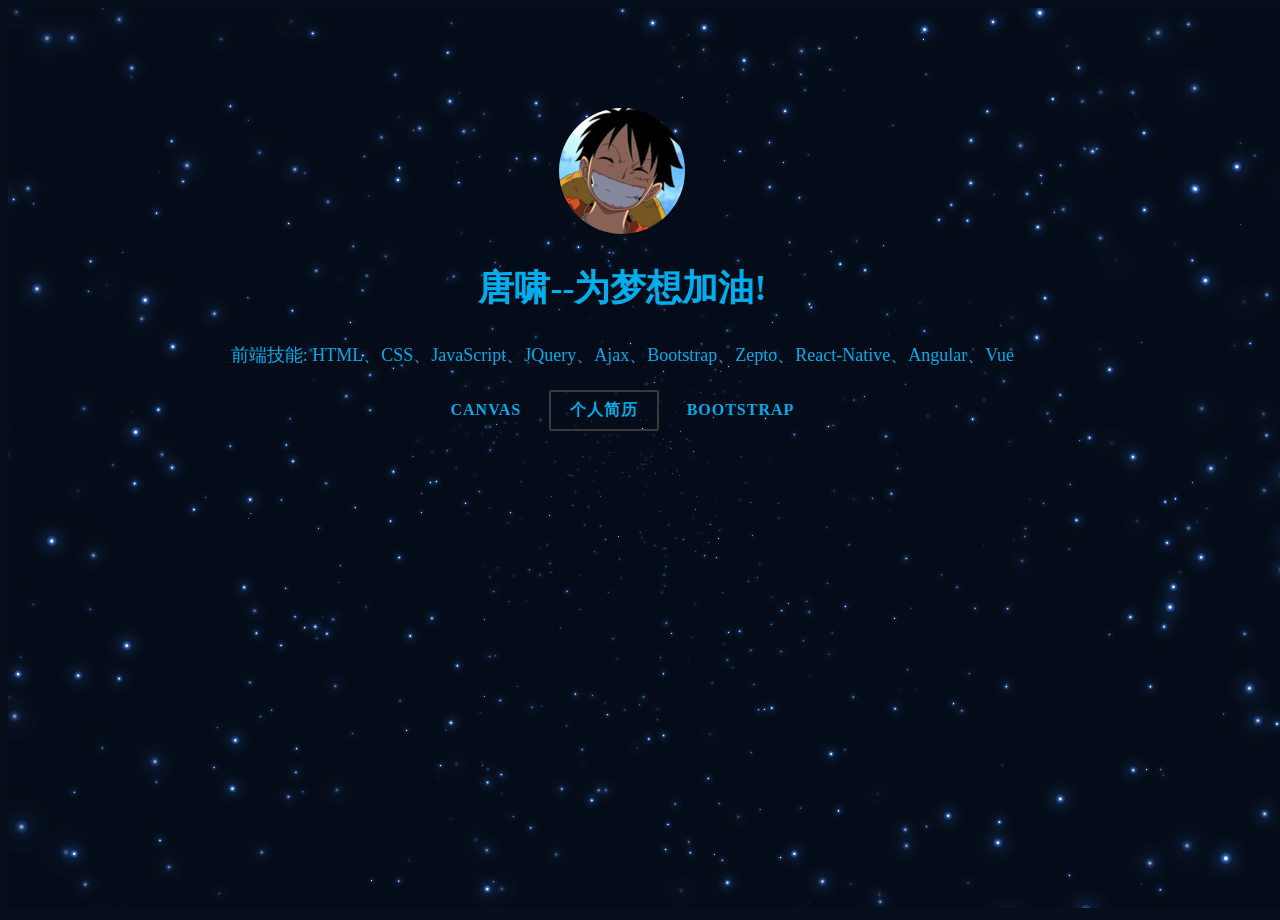
<file: index.html>
<!doctype html>
<html>
<head>
<meta charset="utf-8">
<title>唐啸个人网站</title>
<style>
body {
  background: #060e1b;
  overflow: hidden;
}

canvas {
  //opacity: 0.5;
}

/* Demo Buttons Style */
.codrops-demos {
	font-size: 0.8em;
	text-align:center;
	position:absolute;
	z-index:99;
	width:96%;
    color: #00aeed;
}

.codrops-demos span{
    width: 126px;
    height: 126px;
    border-radius: 50%;
    background: url("image/dreem.jpg");
    display: block;
    margin: 100px auto 0;
}
h1{
    font-size: 36px;
}
.codrops-demos p{
    font-size:18px;
}
.codrops-demos a {
	display: inline-block;
	margin: 0.35em 0.1em;
	padding: 0.5em 1.2em;
	outline: none;
	text-decoration: none;
	text-transform: uppercase;
	letter-spacing: 1px;
	font-weight: 700;
	border-radius: 2px;
	font-size: 16px;
	border: 2px solid transparent;
	color: #00aeed;
}

.codrops-demos a:hover,
.codrops-demos a.current-demo {
	border-color: #383a3c;
}


</style>
</head>

<body>

<nav class="codrops-demos">
    <span></span>
    <h1>唐啸--为梦想加油!</h1>
    <p>前端技能: HTML、CSS、JavaScript、JQuery、Ajax、Bootstrap、Zepto、React-Native、Angular、Vue</p>

    <a href="html/rain.html" target="_blank">Canvas</a>
    <a class="current-demo" href="html/jianli.html">个人简历</a>
    <a href="tenda/index.html" target="_blank">Bootstrap</a>
</nav>


<canvas id="canvas"></canvas>
<script>
"use strict";

var canvas = document.getElementById('canvas'),
  ctx = canvas.getContext('2d'),
  w = canvas.width = window.innerWidth,
  h = canvas.height = window.innerHeight,

  hue = 217,
  stars = [],
  count = 0,
  maxStars = 1200;

var canvas2 = document.createElement('canvas'),
  ctx2 = canvas2.getContext('2d');
canvas2.width = 100;
canvas2.height = 100;
var half = canvas2.width / 2,
  gradient2 = ctx2.createRadialGradient(half, half, 0, half, half, half);
gradient2.addColorStop(0.025, '#fff');
gradient2.addColorStop(0.1, 'hsl(' + hue + ', 61%, 33%)');
gradient2.addColorStop(0.25, 'hsl(' + hue + ', 64%, 6%)');
gradient2.addColorStop(1, 'transparent');

ctx2.fillStyle = gradient2;
ctx2.beginPath();
ctx2.arc(half, half, half, 0, Math.PI * 2);
ctx2.fill();

// End cache

function random(min, max) {
  if (arguments.length < 2) {
    max = min;
    min = 0;
  }

  if (min > max) {
    var hold = max;
    max = min;
    min = hold;
  }

  return Math.floor(Math.random() * (max - min + 1)) + min;
}

function maxOrbit(x, y) {
  var max = Math.max(x, y),
    diameter = Math.round(Math.sqrt(max * max + max * max));
  return diameter / 2;
}

var Star = function() {

  this.orbitRadius = random(maxOrbit(w, h));
  this.radius = random(60, this.orbitRadius) / 12;
  this.orbitX = w / 2;
  this.orbitY = h / 2;
  this.timePassed = random(0, maxStars);
  this.speed = random(this.orbitRadius) / 900000;
  this.alpha = random(2, 10) / 10;

  count++;
  stars[count] = this;
}

Star.prototype.draw = function() {
  var x = Math.sin(this.timePassed) * this.orbitRadius + this.orbitX,
    y = Math.cos(this.timePassed) * this.orbitRadius + this.orbitY,
    twinkle = random(10);

  if (twinkle === 1 && this.alpha > 0) {
    this.alpha -= 0.05;
  } else if (twinkle === 2 && this.alpha < 1) {
    this.alpha += 0.05;
  }

  ctx.globalAlpha = this.alpha;
  ctx.drawImage(canvas2, x - this.radius / 2, y - this.radius / 2, this.radius, this.radius);
  this.timePassed += this.speed;
}

for (var i = 0; i < maxStars; i++) {
  new Star();
}

function animation() {
  ctx.globalCompositeOperation = 'source-over';
  ctx.globalAlpha = 0.8;
  ctx.fillStyle = 'hsla(' + hue + ', 64%, 6%, 1)';
  ctx.fillRect(0, 0, w, h)

  ctx.globalCompositeOperation = 'lighter';
  for (var i = 1, l = stars.length; i < l; i++) {
    stars[i].draw();
  };

  window.requestAnimationFrame(animation);
}

animation();
</script>
</body>
</html>
</file>
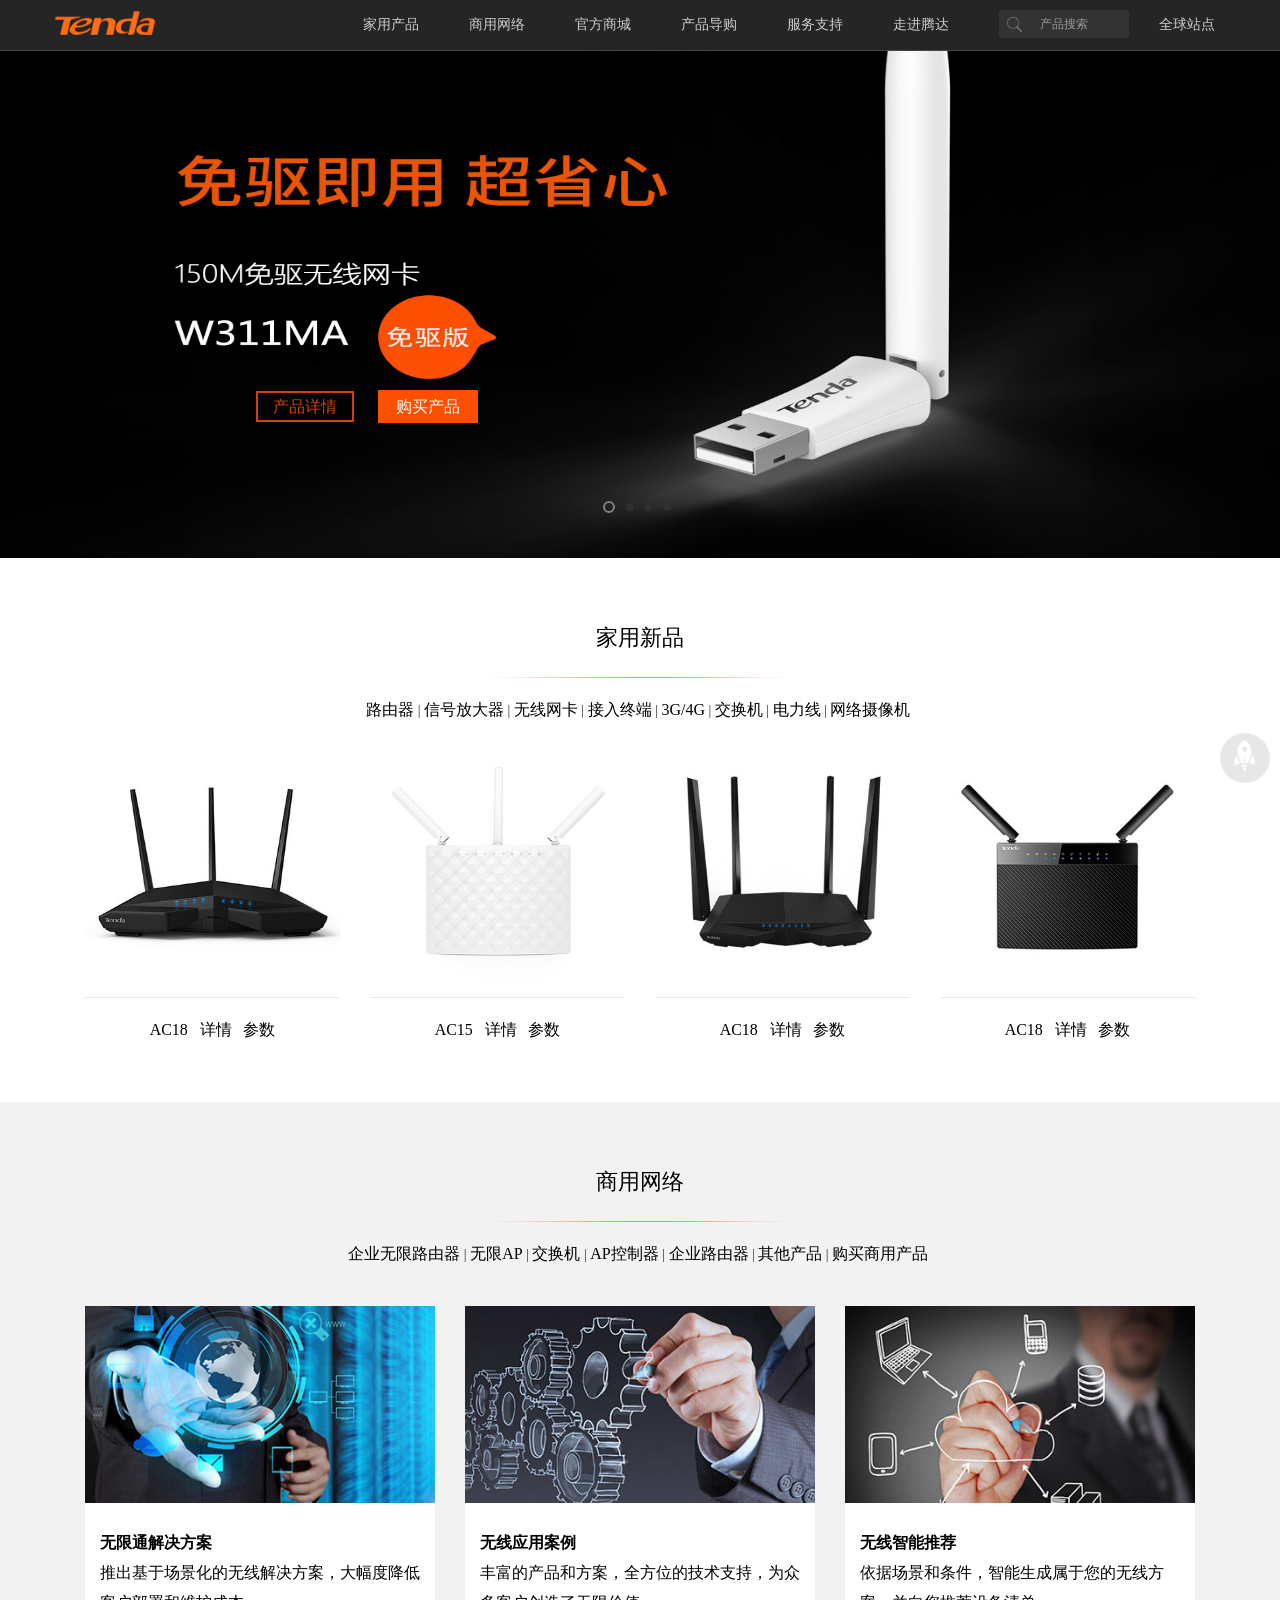
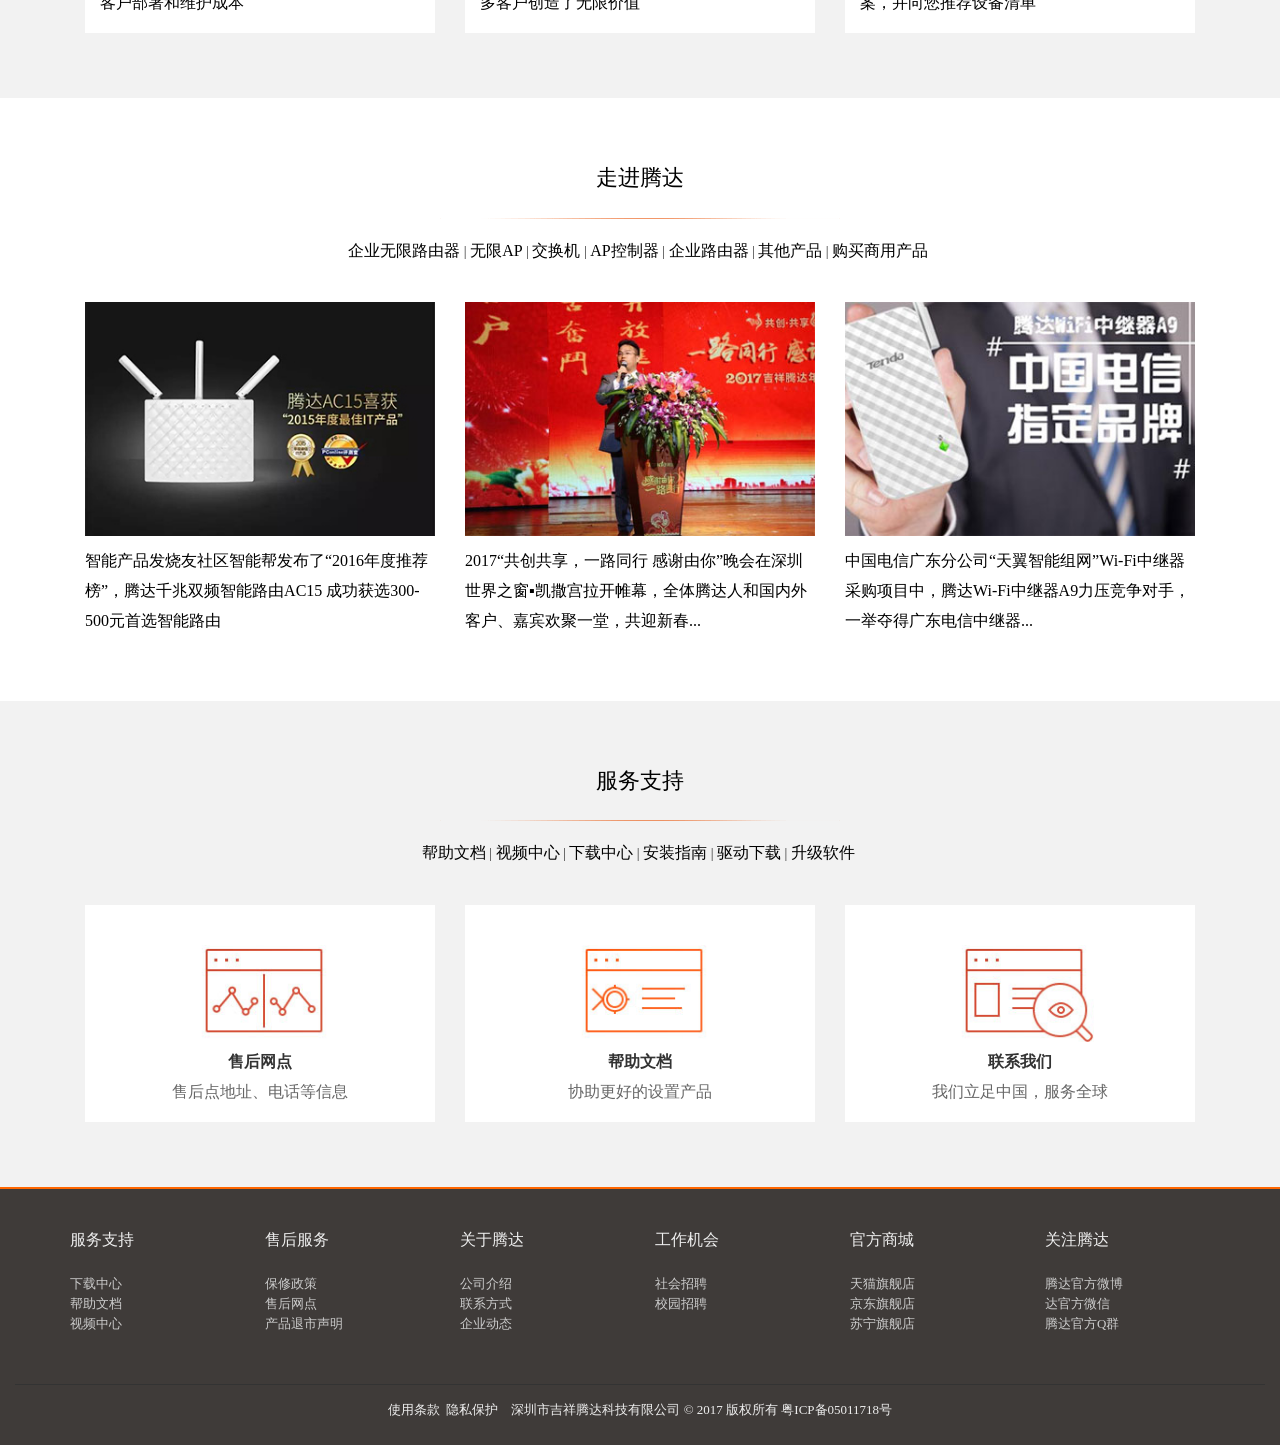
<file: tenda/index.html>
<!DOCTYPE html>
<html lang="en">
<head>
    <meta charset="UTF-8">
    <meta http-equiv="X-UA-Compatible" content="IE=Edge，chrome=1">
    <meta name="viewport" content="width=device-width, initial-scale=1.0, maximum-scale=1.0, user-scalable=no">
    <title>仿腾达(Tenda)官网</title>

    <link rel="stylesheet" href="iconfont/iconfont.css">
    <link rel="stylesheet" href="css/css_public/bootstrap.css">
    <!-- PC端 样式-->
    <link rel="stylesheet" href="css/css_public/PC_public.css" type="text/css" media="all">
    <link rel="stylesheet" href="css/PC_index.css" type="text/css" media="all">
    <!-- Pad端 样式-->
    <link rel="stylesheet" href="css/css_public/Pad_public.css" type="text/css"
          media="screen and (min-width:768px) and (max-width:991px)"/>
    <link rel="stylesheet" href="css/Pad_index.css" type="text/css"
          media="screen and (min-width:768px) and (max-width:991px)"/>
    <!-- Phone端 样式-->
    <link rel="stylesheet" href="css/css_public/Phone_public.css" media="screen and (max-width:767px)">
    <link rel="stylesheet" href="css/Phone_index.css" media="screen and (max-width:767px)">

    <script src="js/js_public/jquery-3.1.1.js"></script>
    <script src="js/js_public/bootstrap.js"></script>
</head>
<body>
<div class="container-fluid box">

    <!--***************************导航条*************-->
    <nav class="navbar navbar-default" id="nav">
        <div class="container my_container">
            <!-- Brand and toggle get grouped for better mobile display -->
            <div class="navbar-header">
                <button type="button" class="navbar-toggle collapsed" id="phone_btn" data-toggle="collapse"
                        data-target="#bs-example-navbar-collapse-1" aria-expanded="false">
                    <span class="icon-bar"></span>
                    <span class="icon-bar"></span>
                    <span class="icon-bar"></span>
                </button>
                <a class="navbar-brand logo" href="index.html"><!--javascript:location.reload(); 用于刷新当前网页-->
                    <h1 class="logo">Tenda</h1>
                    <img src="images/index_img/logoy.png">
                </a>
            </div>

            <!-- Collect the nav links, forms, and other content for toggling -->
            <div class="collapse navbar-collapse" id="bs-example-navbar-collapse-1">
                <ul class="nav navbar-nav navbar-right" id="nav_ul">
                    <li id="nav_jyli"><a href="#">家用产品</a></li>
                    <li id="nav_syli"><a href="#">商用网络</a></li>
                    <li id="nav_gfli"><a href="#">官方商城</a></li>
                    <li id="nav_cpli"><a href="#">产品导购</a></li>
                    <li id="nav_fwli"><a href="html/fw_support.html">服务支持</a></li>
                    <li id="nav_zjli"><a href="html/contact.html">走进腾达</a></li>
                    <form action="index.html" method="post" class="navbar-form navbar-left">
                        <div class="form-group search">
                            <input type="text" class="form-control" maxlength="10" id="search" placeholder="产品搜索">
                        </div>
                    </form>
                    <li id="global_sites"><a href="#">全球站点</a></li>
                </ul>
            </div>
            <!-- /.navbar-collapse -->
        </div>
        <!-- /.container-fluid -->
    </nav>

    <!--********************家用产品二级 导航菜单*************************-->
    <div class="container-fluid jysec_nav">
        <ul class="container">
            <li class="jysec_nav_list">
                <a href="javascript:;"><img src="images/index_img/nav_jy01.png"></a>

                <p href="#">路由器</p>
            </li>
            <li class="jysec_nav_list">
                <a href="javascript:;"><img src="images/index_img/nav_jy02.png"></a>

                <p href="#">信号放大器</p>
            </li>
            <li class="jysec_nav_list">
                <a href="javascript:;"><img src="images/index_img/nav_jy03.png"></a>

                <p href="#">无线网卡</p>
            </li>
            <li class="jysec_nav_list">
                <a href="javascript:;"><img src="images/index_img/nav_jy04.png"></a>

                <p href="#">接入终端</p>
            </li>
            <li class="jysec_nav_list">
                <a href="javascript:;"><img src="images/index_img/nav_jy05.png"></a>

                <p href="#">3G/4G</p>
            </li>
            <li>
                <a href="javascript:;"><img src="images/index_img/nav_jy06.png"></a>

                <p href="#">交换机</p>
            </li>
            <li class="jysec_nav_list">
                <a href="javascript:;"><img src="images/index_img/nav_jy07.png"></a>

                <p href="#">电力线</p>
            </li>
            <li class="jysec_nav_list">
                <a href="javascript:;"><img src="images/index_img/nav_jy08.png"></a>

                <p href="#">网络摄像机</p>
            </li>
        </ul>
    </div>

    <!--********************官方商城二级 导航菜单*************************-->
    <div class="container-fluid gfsec_nav">
        <ul class="container">
            <li>
                <a href="http://tenda.jd.com/" target="_blank"><img src="images/index_img/mall_jd.png"></a>

                <p>京东官方旗舰店</p>
            </li>
            <li>
                <a href="http://www.tenda.com.cn/tmall.html" target="_blank"><img
                        src="images/index_img/mall_tm.png"></a>

                <p>天猫官方旗舰店</p>
            </li>
            <li>
                <a href="http://shop.suning.com/70088489/index.html" target="_blank"><img
                        src="images/index_img/mall_sn.png"></a>

                <p>苏宁官方旗舰店</p>
            </li>
            <li>
                <a href="http://www.tenda.com.cn/news/8304.html" target="_blank"><img
                        src="images/index_img/mall_guide.jpg"></a>

                <p>QQ群 : 361716652</p>
            </li>
        </ul>
    </div>

    <!--****************************焦点轮播图*************************-->
    <div id="carousel-example-generic" class="carousel slide ceshi" data-ride="carousel">
        <!-- Indicators -->
        <ol class="carousel-indicators">
            <li data-target="#carousel-example-generic" data-slide-to="0" class="active"></li>
            <li data-target="#carousel-example-generic" data-slide-to="1"></li>
            <li data-target="#carousel-example-generic" data-slide-to="2"></li>
            <li data-target="#carousel-example-generic" data-slide-to="3"></li>
        </ol>

        <!-- Wrapper for slides -->
        <div class="carousel-inner banner_img" role="listbox">
            <div class="item active">
                <img src="images/index_img/banner01.jpg">

                <p class="banner_btn">
                    <a href="html/A9.html" target="_blank" class="goods_des">产品详情</a>
                    <a href="#" target="_blank" class="buy_goods">购买产品</a>
                </p>
            </div>
            <div class="item">
                <img src="images/index_img/banner02.jpg">

                <p class="banner_btn">
                    <a href="html/A9.html" target="_blank" class="goods_des">产品详情</a>
                    <a href="#" target="_blank" class="buy_goods">购买产品</a>
                </p>
            </div>
            <div class="item">
                <img src="images/index_img/banner03.jpg">

                <p class="banner_btn">
                    <a href="html/Ac6.html" target="_blank" class="goods_des">产品详情</a>
                    <a href="#" target="_blank" class="buy_goods">购买产品</a>
                </p>
            </div>
            <div class="item">
                <a href="html/Ac6.html" target="_blank"><img src="images/index_img/banner04.jpg"></a>
            </div>
        </div>

        <!-- Controls -->
        <a class="left carousel-control toggle_icon" href="#carousel-example-generic" role="button" data-slide="prev">
            <i class="iconfont pre_icon">&#xe610;</i>
            <span class="sr-only">Previous</span>
        </a>
        <a class="right carousel-control toggle_icon" href="#carousel-example-generic" role="button" data-slide="next">
            <i class="iconfont next_icon">&#xe605;</i>
            <span class="sr-only">Next</span>
        </a>
    </div>
</div>

<!--*****************************家用新品**************************-->
<div class="container-fluid home_new">
    <div class="row content">
        <h2 class="col-xs-12 col-sm-12 col-md-12 sec_title">家用新品</h2>

        <div class="col-xs-12 col-sm-12 col-md-12 title_line"></div>
        <div class="col-xs-12 col-sm-12 col-md-12 serve_list">
            <a href="javascript:;">路由器</a><em>&nbsp;|</em>
            <a href="javascript:;">信号放大器</a><em>&nbsp;|</em>
            <a href="javascript:;">无线网卡</a><em>&nbsp;|</em>
            <a href="javascript:;">接入终端</a><em>&nbsp;|</em>
            <a href="javascript:;">3G/4G</a><em>&nbsp;|</em>
            <a href="javascript:;">交换机</a><em>&nbsp;|</em>
            <a href="javascript:;">电力线</a><em>&nbsp;|</em>
            <a href="javascript:;">网络摄像机</a><em>&nbsp;</em>
        </div>
        <div class="container del_des">
            <div class="col-xs-6 col-sm-3 col-md-3">
                <div class="little_list img_scale">
                    <a href="html/tenda-ac18.html" target="_blank"><img src="images/index_img/new_jy01.jpg"></a>
                </div>
                <em>
                    <a href="html/tenda-ac18.html" target="_blank">AC18 &nbsp; 详情</a>
                    <a href="html/tenda-ac18.html" target="_blank">&nbsp; 参数</a>
                </em>
            </div>
            <div class="col-xs-6 col-sm-3 col-md-3">
                <div class="little_list img_scale">
                    <a href="html/AC15.html" target="_blank"><img src="images/index_img/new_jy02.jpg"></a>
                </div>
                <em>
                    <a href="html/AC15.html" target="_blank">AC15 &nbsp; 详情</a>
                    <a href="html/AC15.html" target="_blank">&nbsp; 参数</a>
                </em>
            </div>
            <div class="col-xs-6 col-sm-3 col-md-3">
                <div class="little_list img_scale">
                    <a href="#" target="_blank"><img src="images/index_img/new_jy03.jpg"></a>
                </div>
                <em>
                    <a href="#" target="_blank">AC18 &nbsp; 详情</a>
                    <a href="#" target="_blank">&nbsp; 参数</a>
                </em>
            </div>
            <div class="col-xs-6 col-sm-3 col-md-3">
                <div class="little_list img_scale">
                    <a href="#" target="_blank"><img src="images/index_img/new_jy04.jpg"></a>
                </div>
                <em>
                    <a href="#" target="_blank">AC18 &nbsp; 详情</a>
                    <a href="#" target="_blank">&nbsp; 参数</a>
                </em>
            </div>
        </div>
    </div>
</div>

<!--*****************************商用网络***************************-->
<div class="container-fluid business_net">
    <div class="row content">
        <h2 class="col-xs-12 col-sm-12 col-md-12 sec_title">商用网络</h2>

        <div class="col-xs-12 col-sm-12 col-md-12 title_line"></div>
        <div class="col-xs-12 col-sm-12 col-md-12 serve_list">
            <a href="javascript:;">企业无限路由器</a><em>&nbsp;|</em>
            <a href="javascript:;">无限AP</a><em>&nbsp;|</em>
            <a href="javascript:;">交换机</a><em>&nbsp;|</em>
            <a href="javascript:;">AP控制器</a><em>&nbsp;|</em>
            <a href="javascript:;">企业路由器</a><em>&nbsp;|</em>
            <a href="javascript:;">其他产品</a><em>&nbsp;|</em>
            <a href="javascript:;">购买商用产品</a><em>&nbsp;</em>
        </div>
        <div class="container del_des">
            <div class="col-xs-12 col-sm-4 col-md-4">
                <a href="html/syindex01.html" target="_blank" class="del_box">
                    <h3><img src="images/index_img/synet_01.jpg" alt=""></h3>
                    <dl>
                        <dt>无限通解决方案</dt>
                        <dd>推出基于场景化的无线解决方案，大幅度降低客户部署和维护成本</dd>
                    </dl>
                </a>
            </div>
            <div class="col-xs-12 col-sm-4 col-md-4">
                <a href="html/syindex02.html" target="_blank" class="del_box">
                    <h3><img src="images/index_img/synet_02.jpg" alt=""></h3>
                    <dl>
                        <dt>无线应用案例</dt>
                        <dd>丰富的产品和方案，全方位的技术支持，为众多客户创造了无限价值</dd>
                    </dl>
                </a>
            </div>
            <div class="col-xs-12 col-sm-4 col-md-4">
                <a href="html/syindex03.html" target="_blank" class="del_box">
                    <h3><img src="images/index_img/synet_03.jpg" alt=""></h3>
                    <dl>
                        <dt>无线智能推荐</dt>
                        <dd>依据场景和条件，智能生成属于您的无线方案，并向您推荐设备清单</dd>
                    </dl>
                </a>
            </div>
        </div>
    </div>
</div>

<!--*****************************走进腾达***************************-->
<div class="container-fluid walk_in_td">
    <div class="row content">
        <h2 class="col-xs-12 col-sm-12 col-md-12 sec_title">走进腾达</h2>

        <div class="col-xs-12 col-sm-12 col-md-12 title_line"></div>
        <div class="col-xs-12 col-sm-12 col-md-12 serve_list">
            <a href="javascript:;">企业无限路由器</a><em>&nbsp;|</em>
            <a href="javascript:;">无限AP</a><em>&nbsp;|</em>
            <a href="javascript:;">交换机</a><em>&nbsp;|</em>
            <a href="javascript:;">AP控制器</a><em>&nbsp;|</em>
            <a href="javascript:;">企业路由器</a><em>&nbsp;|</em>
            <a href="javascript:;">其他产品</a><em>&nbsp;|</em>
            <a href="javascript:;">购买商用产品</a><em>&nbsp;</em>
        </div>
        <div class="container del_des">
            <div class="col-xs-12 col-sm-4 col-md-4">
                <a href="#" target="_blank" class="del_box">
                    <h3><img src="images/index_img/zjtd01.jpg" alt=""></h3>
                    <dl>
                        <dd>智能产品发烧友社区智能帮发布了“2016年度推荐榜”，腾达千兆双频智能路由AC15 成功获选300-500元首选智能路由</dd>
                    </dl>
                </a>
            </div>
            <div class="col-xs-12 col-sm-4 col-md-4">
                <a href="#" target="_blank" class="del_box">
                    <h3><img src="images/index_img/zjtd02.jpg" alt=""></h3>
                    <dl>
                        <dd>2017“共创共享，一路同行 感谢由你”晚会在深圳世界之窗▪凯撒宫拉开帷幕，全体腾达人和国内外客户、嘉宾欢聚一堂，共迎新春...</dd>
                    </dl>
                </a>
            </div>
            <div class="col-xs-12 col-sm-4 col-md-4">
                <a href="#" target="_blank" class="del_box">
                    <h3><img src="images/index_img/zjtd03.jpg" alt=""></h3>
                    <dl>
                        <dd>中国电信广东分公司“天翼智能组网”Wi-Fi中继器采购项目中，腾达Wi-Fi中继器A9力压竞争对手，一举夺得广东电信中继器...</dd>
                    </dl>
                </a>
            </div>
        </div>
    </div>
</div>


<!--*****************************服务支持***************************-->
<div class="container-fluid fw_support">
    <div class="row content">
        <h2 class="col-xs-12 col-sm-12 col-md-12 sec_title">服务支持</h2>

        <div class="col-xs-12 col-sm-12 col-md-12 title_line"></div>
        <div class="col-xs-12 col-sm-12 col-md-12 serve_list">
            <a href="javascript:;">帮助文档</a><em>&nbsp;|</em>
            <a href="javascript:;">视频中心</a><em>&nbsp;|</em>
            <a href="javascript:;">下载中心</a><em>&nbsp;|</em>
            <a href="javascript:;">安装指南</a><em>&nbsp;|</em>
            <a href="javascript:;">驱动下载</a><em>&nbsp;|</em>
            <a href="javascript:;">升级软件</a><em>&nbsp;</em>
        </div>
        <div class="container del_des">
            <div class="col-xs-12 col-sm-4 col-md-4">
                <a href="#" target="_blank" class="del_box fw_support_list">
                    <h3><img src="images/index_img/fwzc_shwd.jpg"></h3>
                    <dl>
                        <dt>售后网点</dt>
                        <dd>售后点地址、电话等信息</dd>
                    </dl>
                </a>
            </div>
            <div class="col-xs-12 col-sm-4 col-md-4">
                <a href="#" target="_blank" class="del_box fw_support_list">
                    <h3><img src="images/index_img/fwzc_bzwd.jpg"></h3>
                    <dl>
                        <dt>帮助文档</dt>
                        <dd>协助更好的设置产品</dd>
                    </dl>
                </a>
            </div>
            <div class="col-xs-12 col-sm-4 col-md-4">
                <a href="#" target="_blank" class="del_box fw_support_list">
                    <h3><img src="images/index_img/fwzc_lxwm.jpg"></h3>
                    <dl>
                        <dt>联系我们</dt>
                        <dd>我们立足中国，服务全球</dd>
                    </dl>
                </a>
            </div>
        </div>
    </div>
</div>

<!--******************************尾部*****************************-->
<div class="container-fluid footer">
    <div class="container">
        <div class="row Phone_footer">
            <ul class="col-xs-2 col-sm-2 col-md-2">
                <span>服务支持</span>
                <li><a href="#" target="_blank">下载中心</a></li>
                <li><a href="#" target="_blank">帮助文档</a></li>
                <li><a href="#" target="_blank">视频中心</a></li>
            </ul>
            <ul class="col-xs-2 col-sm-2 col-md-2">
                <span>售后服务</span>
                <li><a href="#" target="_blank">保修政策</a></li>
                <li><a href="#" target="_blank">售后网点</a></li>
                <li><a href="#" target="_blank">产品退市声明</a></li>
            </ul>
            <ul class="col-xs-2 col-sm-2 col-md-2">
                <span>关于腾达</span>
                <li><a href="#" target="_blank">公司介绍</a></li>
                <li><a href="#" target="_blank">联系方式</a></li>
                <li><a href="#" target="_blank">企业动态</a></li>
            </ul>
            <ul class="col-xs-2 col-sm-2 col-md-2">
                <span>工作机会</span>
                <li><a href="#" target="_blank">社会招聘</a></li>
                <li><a href="#" target="_blank">校园招聘</a></li>
            </ul>
            <ul class="col-xs-2 col-sm-2 col-md-2">
                <span>官方商城</span>
                <li><a href="#" target="_blank">天猫旗舰店</a></li>
                <li><a href="#" target="_blank">京东旗舰店</a></li>
                <li><a href="#" target="_blank">苏宁旗舰店</a></li>
            </ul>
            <ul class="col-xs-2 col-sm-2 col-md-2">
                <span>关注腾达</span>
                <li><a href="#" target="_blank">腾达官方微博</a></li>
                <li><a href="#" target="_blank">达官方微信</a></li>
                <li><a href="#" target="_blank">腾达官方Q群</a></li>
            </ul>
        </div>
    </div>
    <div class="copy_line"></div>
    <div class="container-fluid row copy">
        <div class="col-xs-12 col-sm-12 col-md-12">
            <p>
                <a href="#" target="_blank">使用条款</a>&nbsp;
                <a href="#" target="_blank">隐私保护</a>&nbsp;&nbsp;&nbsp;
                深圳市吉祥腾达科技有限公司 &copy; 2017 版权所有 粤ICP备05011718号
            </p>
        </div>
    </div>
</div>

<!--***************************返回顶部*****************************-->
<div id="to_Top">
    <span></span>
</div>


</body>
<!--[if lt IE 9]>
<script src="https://oss.maxcdn.com/libs/html5shiv/3.7.0/html5shiv.js"></script>
<script src="https://oss.maxcdn.com/libs/respond.js/1.3.0/respond.min.js"></script>
<![endif]-->
<script src="js/js_public/public.js"></script>
<script src="js/index.js"></script>
</html>
</file>
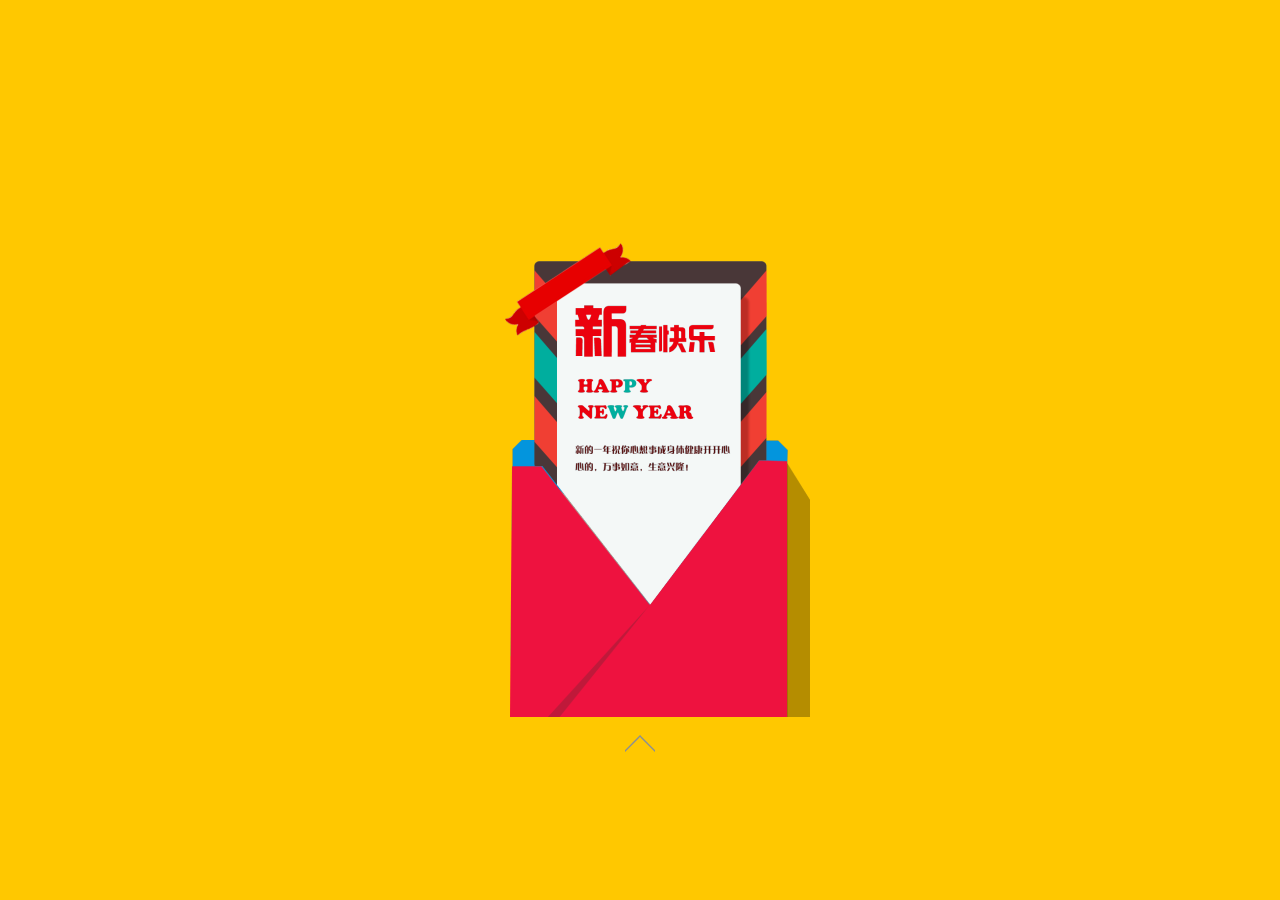
<file: HappyNY/happynewyear.html>
<!DOCTYPE html>
<html lang="en">
<head>
    <meta charset="UTF-8">
    <title>Title</title>
    <meta name="viewport" content="width=device-width, initial-scale=1">
    <!--<meta name="viewport" content="width=640">-->
    <link rel="stylesheet" href="css/swiper-3.4.1.min.css">
    <link rel="stylesheet" href="css/animate.min.css">
    <script src="js/zepto.min.js"></script>
    <script src="js/swiper-3.4.1.jquery.min.js"></script>
    <script src="js/swiper.animate1.0.2.min.js"></script>
    <style>
        * {
            margin: 0;
            padding: 0;
            border: 0;
            list-style: none;
        }

        img {
            vertical-align: top;
        }

        html, body, .swiper-container, .swiper-wrapper, .swiper-slide {
            width: 100%;
            height: 100%;
        }

        .swiper-slide img {
            display: block;
            position: absolute;
            left: 50%;
            top: 50%;
        }

        .s1 {
            background: #FFC800;
        }
        .s1 img:nth-child(1) {
            margin-left: -130px;
            margin-top: -10px;
        }
        .s1 img:nth-child(2) {
            margin-left: -135px;
            margin-top: -210px;
        }
        .s1 img:nth-child(3) {
            margin-left: -70px;
            margin-top: -150px;
        }
        .s1 img:nth-child(4) {
            margin-left: -65px;
            margin-top: -75px;
        }
        .s1 img:nth-child(5) {
            margin-left: -70px;
            margin-top: -15px;
        }




        .s2 img:nth-child(1){
            margin-left: 100px;
            margin-top: -335px;
        }
        .s2 img:nth-child(2){
            margin-left: -200px;
            margin-top: -335px;
        }
        .s2 img:nth-child(3){
            margin-left: -190px;
            margin-top: 60px;
        }
        .s2 img:nth-child(4){
            margin-left: -150px;
            margin-top: 60px;
        }
        .s2 img:nth-child(5){
            margin-left: -110px;
            margin-top: 60px;
        }
        .s2 img:nth-child(6){
            margin-left: 10px;
            margin-top: -310px;
        }
        .s2 img:nth-child(7){
            margin-left: 65px;
            margin-top: -180px;
        }
        .s2 img:nth-child(8){
            margin-left: 40px;
            margin-top: 149px;
        }
        .s2 img:nth-child(9){
            margin-left: -180px;
            margin-top: -175px;
        }



        .s3 img:nth-child(1){
            margin-left: -45px;
            margin-top: -200px;
            z-index: 2;
        }
        .s3 img:nth-child(2){
             margin-left: -200px;
             margin-top: -335px;
         }
        .s3 img:nth-child(3){
            margin-left: 50px;
            margin-top: -335px;
        }
        .s3 img:nth-child(4){
            margin-left: -110px;
            margin-top: -270px;
        }
        .s3 img:nth-child(5){
            margin-left: -165px;
            margin-top: 240px;
        }
        .s3 img:nth-child(6){
            margin-left: -100px;
            margin-top: 165px;
        }
        .s3 img:nth-child(7){
            margin-left: -170px;
            margin-top: 30px;
        }
        .arr{
            margin-left: -15px;
            margin-top: 285px;
            animation: ar 1s infinite ease-in-out;
        }
        @keyframes ar{
            0%{transform: translateY(20px);opacity:0}
            50%{transform: translateY(15px);opacity:1}
            100%{transform: translateY(10px);opacity:0}
        }
    </style>

    <script>
        $(function () {

            var mySwiper = new Swiper('.swiper-container', {
                direction: 'vertical',
                mousewheelControl: true,
                onInit: function (swiper) {                     //Swiper2.x的初始化是onFirstInit
                    swiperAnimateCache(swiper);           //隐藏动画元素
                    swiperAnimate(swiper);                    //初始化完成开始动画
                },
                onSlideChangeEnd: function (swiper) {
                    swiperAnimate(swiper);                //每个slide切换结束时也运行当前slide动画
                }

            })


        })
    </script>

</head>
<body>
<div class="swiper-container">
    <div class="swiper-wrapper">
        <div class="swiper-slide s1">
            <img src="images/one/1.png" class="ani" swiper-animate-effect="fadeInUp" swiper-animate-duration="0.5s" swiper-animate-delay="0">
            <img src="images/one/2.png" class="ani" swiper-animate-effect="fadeInDown" swiper-animate-duration="0.5s" swiper-animate-delay="0.5s">
            <img src="images/one/3.png" class="ani" swiper-animate-effect="fadeInRight" swiper-animate-duration="0.5s" swiper-animate-delay="1s">
            <img src="images/one/4.png" class="ani" swiper-animate-effect="fadeInRight" swiper-animate-duration="0.5s" swiper-animate-delay="1.5s">
            <img src="images/one/5.png" class="ani" swiper-animate-effect="fadeInLeft" swiper-animate-duration="0.5s" swiper-animate-delay="2s">
            <img class="arr" src="images/arr.png">
        </div>

        <div class="swiper-slide s2">
            <img src="images/two/1.png" class="ani" swiper-animate-effect="fadeInRight" swiper-animate-duration="0.5s" swiper-animate-delay="0">
            <img src="images/two/2.png" class="ani" swiper-animate-effect="fadeInUp" swiper-animate-duration="0.5s" swiper-animate-delay="0.5s">
            <img src="images/two/3.png" class="ani" swiper-animate-effect="fadeInDown" swiper-animate-duration="0.5s" swiper-animate-delay="1s">
            <img src="images/two/4.png" class="ani" swiper-animate-effect="fadeInDown" swiper-animate-duration="0.5s" swiper-animate-delay="1.5s">
            <img src="images/two/5.png" class="ani" swiper-animate-effect="fadeInDown" swiper-animate-duration="0.5s" swiper-animate-delay="2s">
            <img src="images/two/6.png" class="ani" swiper-animate-effect="fadeInRight" swiper-animate-duration="0.5s" swiper-animate-delay="2.5s">
            <img src="images/two/7.png" class="ani" swiper-animate-effect="fadeInLeft" swiper-animate-duration="0.5s" swiper-animate-delay="3s">
            <img src="images/two/8.png" class="ani" swiper-animate-effect="fadeInDown" swiper-animate-duration="0.5s" swiper-animate-delay="3.5s">
            <img src="images/two/9.png" class="ani" swiper-animate-effect="fadeInLeft" swiper-animate-duration="0.5s" swiper-animate-delay="4s">
            <img class="arr" src="images/arr.png">
        </div>

        <div class="swiper-slide s3">
            <img src="images/three/1.png" class="ani" swiper-animate-effect="fadeInDown" swiper-animate-duration="0.5s" swiper-animate-delay="0">
            <img src="images/three/2.png" class="ani" swiper-animate-effect="fadeInUp" swiper-animate-duration="0.5s" swiper-animate-delay="0.5s">
            <img src="images/three/3.png" class="ani" swiper-animate-effect="fadeInUp" swiper-animate-duration="0.5s" swiper-animate-delay="1s">
            <img src="images/three/4.png" class="ani" swiper-animate-effect="fadeInDown" swiper-animate-duration="0.5s" swiper-animate-delay="1.5s">
            <img src="images/three/5.png" class="ani" swiper-animate-effect="fadeInDown" swiper-animate-duration="0.5s" swiper-animate-delay="2s">
            <img src="images/three/6.png" class="ani" swiper-animate-effect="fadeInDown" swiper-animate-duration="0.5s" swiper-animate-delay="2.5s">
            <img src="images/three/7.png" class="ani" swiper-animate-effect="fadeInLeft" swiper-animate-duration="0.5s" swiper-animate-delay="3s">
        </div>
    </div>


</div>

</body>
</html>
</file>
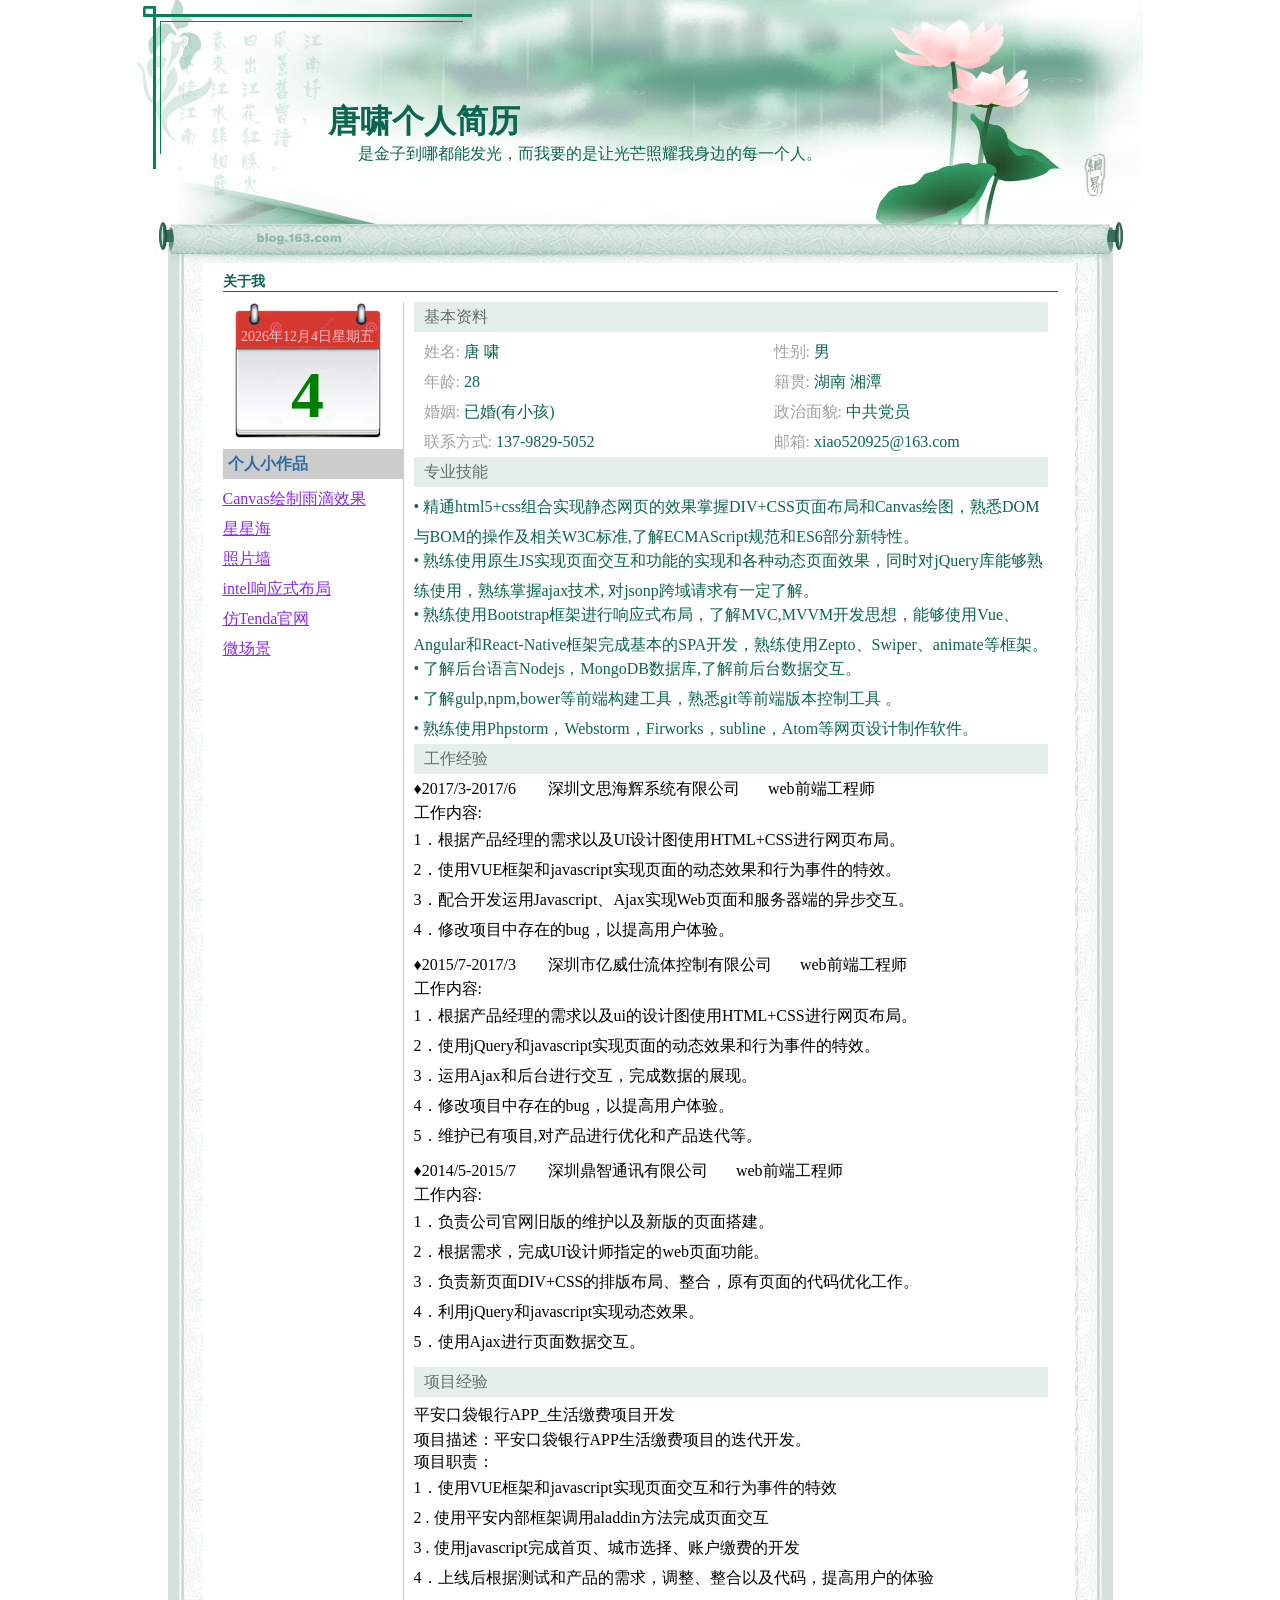
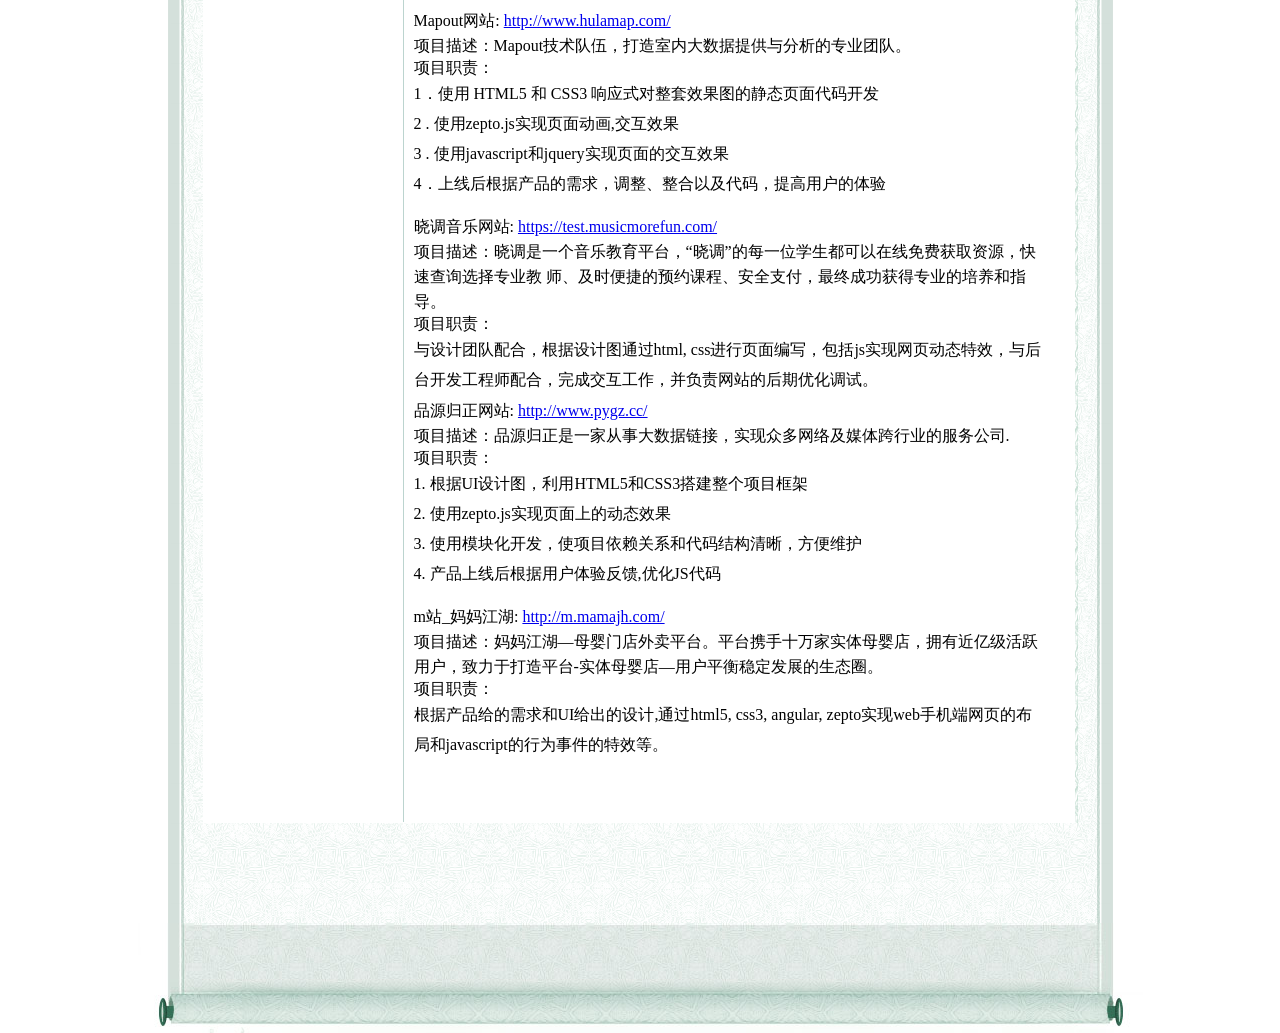
<file: html/jianli.html>
<!DOCTYPE html>
<html lang="en">
<head>
    <meta charset="UTF-8">
    <title>唐啸简历</title>
    <link rel="stylesheet" href="../css/style.css">
</head>
<body>
<div id="to_top">
    <img src="../image/top.png" alt="">
</div>

<div class="index">

    <div class="section" id="sec">
        <!--头部 banner begin-->
        <div class="banner">
            <div class="banner_head">
                <h1>唐啸个人简历</h1>
                <p>是金子到哪都能发光，而我要的是让光芒照耀我身边的每一个人。 </p>
            </div>
        </div>
        <!--头部 banner end-->

        <div class="nb_nav"></div>

        <!--主体部分 begin-->
        <div class="nb_sec">
            <div class="nb_sec_l"></div>
            <div class="nb_sec_l_gezi"></div>
            <div class="nb_sec_r"></div>
            <div class="nb_sec_r_gezi"></div>
            <div class="nb_sec_r_bowen"></div>
            <div class="nb_sec_di"></div>
        <!--主体内容   begin-->
            <div class="nb_sec_center">
                <div class="center_top">
                    <h2>关于我</h2>
                </div>

                <div class="center_body clearfix">
                    <!--主体内容  左边-->
                    <div class="center_body_left">
                        <div id="fix">
                            <div class="body_left_rili">   <!-- 左边  日历-->
                                <p id="op"></p>
                                <span id= "oSpan"></span>
                            </div>

                            <div id="zuopin">
                                <p class="works">个人小作品</p>
                                <ul>
                                    <li> <a href="rain.html" target="_blank">Canvas绘制雨滴效果</a></li>
                                    <li><a href="stars.html" target="_blank">星星海</a></li>
                                    <li><a href="photo.html" target="_blank">照片墙</a></li>
                                    <li><a href="../myboot/intel.html" target="_blank">intel响应式布局</a></li>
                                    <li><a href="../tenda/index.html" target="_blank">仿Tenda官网</a></li>
                                    <li><a href="../HappyNY/happynewyear.html" target="_blank">微场景</a></li>

                                </ul>
                            </div>
                        </div>


                    </div>

                    <!--主体内容  右边-->
                    <div class="center_body_right">
                        <p class="body_p">基本资料</p>
                        <div class="ziliao clearfix">
                            <ul class="ziliao_left">
                                <li>姓名:&nbsp;<span>唐 啸</span></li>
                                <li>年龄:&nbsp;<span>28</span></li>
                                <li>婚姻:&nbsp;<span>已婚(有小孩)</span></li>
                                <li>联系方式:&nbsp;<span>137-9829-5052</span></li>
                            </ul>

                            <ul class="ziliao_right">
                                <li>性别:&nbsp;<span>男</span></li>
                                <li>籍贯:&nbsp;<span>湖南 湘潭</span></li>
                                <li>政治面貌:&nbsp;<span>中共党员</span></li>
                                <li>邮箱:&nbsp;<span>xiao520925@163.com</span></li>
                            </ul>
                        </div>

                        <p class="body_p">专业技能</p>
                        <div class="body_jineng_li">
                            <ul>
                                <li>&bull; 精通html5+css组合实现静态网页的效果掌握DIV+CSS页面布局和Canvas绘图，熟悉DOM与BOM的操作及相关W3C标准,了解ECMAScript规范和ES6部分新特性。</li>
                                <li>&bull; 熟练使用原生JS实现页面交互和功能的实现和各种动态页面效果，同时对jQuery库能够熟练使用，熟练掌握ajax技术, 对jsonp跨域请求有一定了解。</li>
                                <li>&bull; 熟练使用Bootstrap框架进行响应式布局，了解MVC,MVVM开发思想，能够使用Vue、Angular和React-Native框架完成基本的SPA开发，熟练使用Zepto、Swiper、animate等框架。</li>
                                <li>&bull; 了解后台语言Nodejs，MongoDB数据库,了解前后台数据交互。</li>
                                <li>&bull; 了解gulp,npm,bower等前端构建工具，熟悉git等前端版本控制工具 。</li>
                                <li>&bull; 熟练使用Phpstorm，Webstorm，Firworks，subline，Atom等网页设计制作软件。</li>
                            </ul>
                        </div>

                        <p class="body_p mt_5">工作经验</p>

                        <p class="jineng_p">&diams;2017/3-2017/6  &nbsp;&nbsp;&nbsp;&nbsp;&nbsp;&nbsp;&nbsp;深圳文思海辉系统有限公司 &nbsp;&nbsp;&nbsp;&nbsp;&nbsp;&nbsp;web前端工程师</p>
                        <div class="job_neir">
                            <p class="job_zhineng">工作内容:</p>
                            <ul class="gongzuo_nr">
                                <li>1．根据产品经理的需求以及UI设计图使用HTML+CSS进行网页布局。</li>
                                <li>2．使用VUE框架和javascript实现页面的动态效果和行为事件的特效。</li>
                                <li>3．配合开发运用Javascript、Ajax实现Web页面和服务器端的异步交互。</li>
                                <li>4．修改项目中存在的bug，以提高用户体验。</li>
                            </ul>
                        </div>

                        <p class="jineng_p">&diams;2015/7-2017/3  &nbsp;&nbsp;&nbsp;&nbsp;&nbsp;&nbsp;&nbsp;深圳市亿威仕流体控制有限公司 &nbsp;&nbsp;&nbsp;&nbsp;&nbsp;&nbsp;web前端工程师</p>
                        <div class="job_neir">
                            <p class="job_zhineng">工作内容:</p>
                            <ul class="gongzuo_nr">
                                <li>1．根据产品经理的需求以及ui的设计图使用HTML+CSS进行网页布局。</li>
                                <li>2．使用jQuery和javascript实现页面的动态效果和行为事件的特效。</li>
                                <li>3．运用Ajax和后台进行交互，完成数据的展现。</li>
                                <li>4．修改项目中存在的bug，以提高用户体验。</li>
                                <li>5．维护已有项目,对产品进行优化和产品迭代等。</li>
                            </ul>
                        </div>

                        <p class="jineng_p">&diams;2014/5-2015/7  &nbsp;&nbsp;&nbsp;&nbsp;&nbsp;&nbsp;&nbsp;深圳鼎智通讯有限公司 &nbsp;&nbsp;&nbsp;&nbsp;&nbsp;&nbsp;web前端工程师</p>
                        <div class="job_neir">
                            <p class="job_zhineng">工作内容:</p>
                            <ul class="gongzuo_nr">
                                <li>1．负责公司官网旧版的维护以及新版的页面搭建。</li>
                                <li>2．根据需求，完成UI设计师指定的web页面功能。</li>
                                <li>3．负责新页面DIV+CSS的排版布局、整合，原有页面的代码优化工作。</li>
                                <li>4．利用jQuery和javascript实现动态效果。</li>
                                <li>5．使用Ajax进行页面数据交互。</li>
                            </ul>
                        </div>


                        <p class="body_p">项目经验</p>
                        <div class="mb10">
                            <p class="job_zhineng">平安口袋银行APP_生活缴费项目开发</p>
                            <p class="job_zhineng">项目描述：平安口袋银行APP生活缴费项目的迭代开发。</p>
                            <p>项目职责：</p>
                            <ul class="Mapout">
                                <li>1．使用VUE框架和javascript实现页面交互和行为事件的特效</li>
                                <li>2 . 使用平安内部框架调用aladdin方法完成页面交互</li>
                                <li>3 . 使用javascript完成首页、城市选择、账户缴费的开发</li>
                                <li>4．上线后根据测试和产品的需求，调整、整合以及代码，提高用户的体验</li>
                            </ul>
                        </div>


                        <div class="mb10">
                            <p class="job_zhineng">Mapout网站: <a href="http://www.hulamap.com/" target="_blank">http://www.hulamap.com/</a></p>
                            <p class="job_zhineng">项目描述：Mapout技术队伍，打造室内大数据提供与分析的专业团队。</p>
                            <p>项目职责：</p>
                            <ul class="Mapout">
                                <li>1．使用 HTML5 和 CSS3 响应式对整套效果图的静态页面代码开发</li>
                                <li>2 . 使用zepto.js实现页面动画,交互效果</li>
                                <li>3 . 使用javascript和jquery实现页面的交互效果</li>
                                <li>4．上线后根据产品的需求，调整、整合以及代码，提高用户的体验</li>
                            </ul>
                        </div>


                        <div class="mb10">
                            <p class="job_zhineng">晓调音乐网站: <a href="https://test.musicmorefun.com/" target="_blank">https://test.musicmorefun.com/</a></p>
                            <span class="job_zhineng">项目描述：晓调是一个音乐教育平台，“晓调”的每一位学生都可以在线免费获取资源，快速查询选择专业教 师、及时便捷的预约课程、安全支付，最终成功获得专业的培养和指导。</span>
                            <p>项目职责：</p>
                            <ul class="Mapout">
                                <li>与设计团队配合，根据设计图通过html, css进行页面编写，包括js实现网页动态特效，与后台开发工程师配合，完成交互工作，并负责网站的后期优化调试。</li>
                            </ul>
                            <br>
                        </div>


                        <div class="mb10">
                            <p class="job_zhineng">品源归正网站: <a href=" http://www.pygz.cc/" target="_blank"> http://www.pygz.cc/</a></p>
                            <span class="job_zhineng">项目描述：品源归正是一家从事大数据链接，实现众多网络及媒体跨行业的服务公司.</span>
                            <p>项目职责：</p>
                            <ul class="Mapout">
                                <li>1. 根据UI设计图，利用HTML5和CSS3搭建整个项目框架</li>
                                <li>2. 使用zepto.js实现页面上的动态效果</li>
                                <li>3. 使用模块化开发，使项目依赖关系和代码结构清晰，方便维护</li>
                                <li>4. 产品上线后根据用户体验反馈,优化JS代码</li>
                            </ul>
                        </div>


                        <div class="mb10">
                            <p class="job_zhineng">m站_妈妈江湖: <a href="http://m.mamajh.com/" target="_blank">http://m.mamajh.com/</a></p>
                            <span class="job_zhineng">项目描述：妈妈江湖—母婴门店外卖平台。平台携手十万家实体母婴店，拥有近亿级活跃用户，致力于打造平台-实体母婴店—用户平衡稳定发展的生态圈。</span>
                            <p>项目职责：</p>
                            <ul class="Mapout">
                                <li>根据产品给的需求和UI给出的设计,通过html5, css3, angular, zepto实现web手机端网页的布局和javascript的行为事件的特效等。</li>
                            </ul>
                            <br>
                        </div>


                    </div>


                </div>


            </div>

        </div>


        <!--底部 footer     begin-->
        <div class="footer"></div>



    </div>

</div>
<script src="../js/MyFunc.js"></script>
<script src="../js/rili.js"></script>
</body>
</html>
</file>
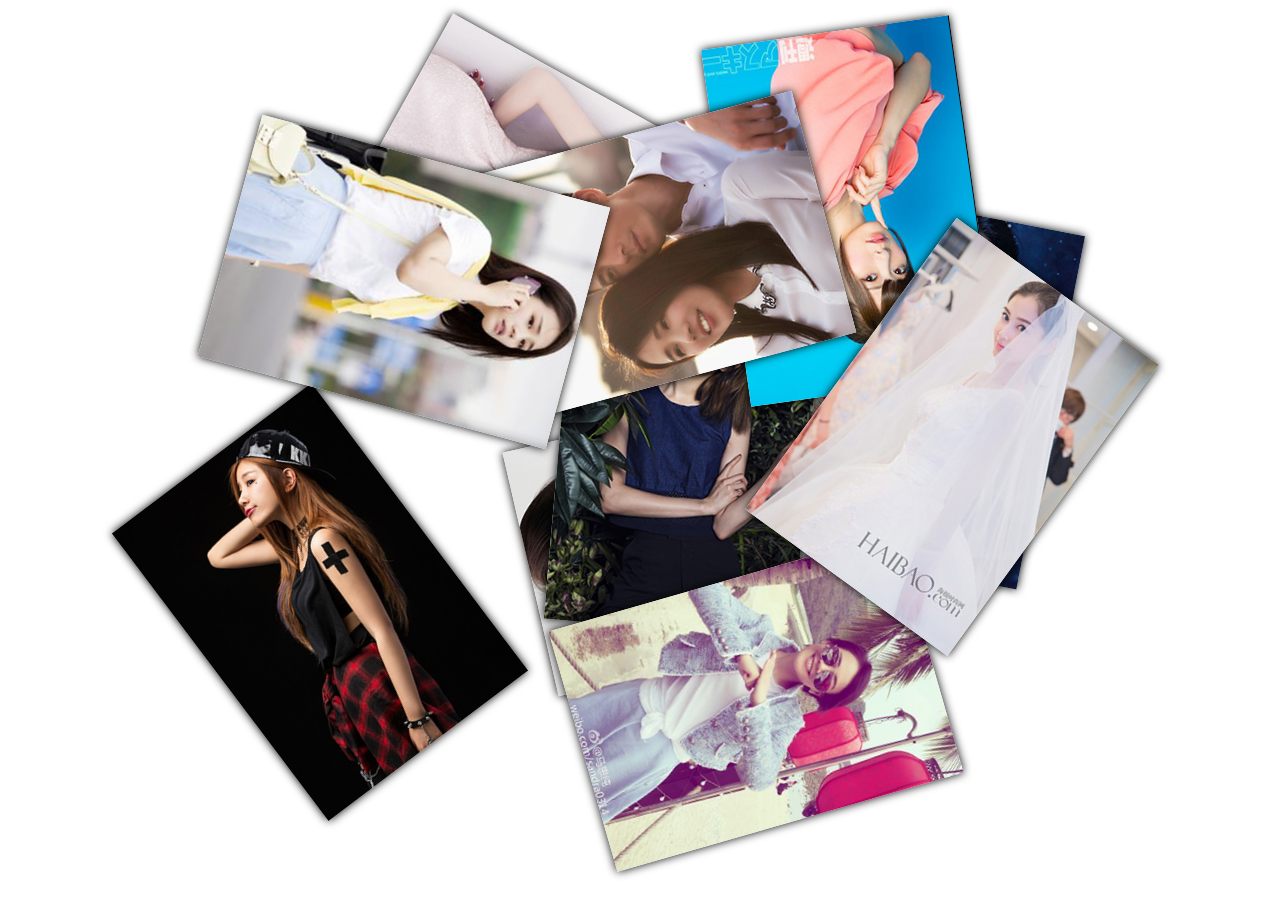
<file: html/photo.html>
<!DOCTYPE html>
<html lang="en">
<head>
    <meta charset="UTF-8">
    <title>照片墙</title>
    <style>
        *{margin: 0; padding: 0; border: 0;}
        li{list-style-type: none;}
        html,body,ul{
            width: 100%;
            height: 100%;
        }

        #ps{
            position: relative;
        }

        #ps li{
            width: 250px;
            height: 360px;
            box-shadow: 0 0 10px #000;
            background-color: #fff;

            position: absolute;

            transition: all 1s;
        }

        #ps li.current{
            background-color: red;
            left:50% !important;
            top:50% !important;
            transform: rotate(0deg) translate(-50%, -50%) scale(1.5, 1.5) !important;
            z-index: 99;
        }
    </style>
</head>
<body>
    <ul id="ps"></ul>

<script src="../js/Underscore-min.js"></script>
<script>
    window.onload = function () {
        // 1. 取得要操作的标签
        var ps = document.getElementById('ps');
        // 1.1 动态创建子元素
        for(var i=0; i<10; i++){
            // 添加li
            var li = document.createElement('li');
            ps.appendChild(li);

            // 添加img
            var img = document.createElement('img');
            img.src = '../image/pic'+ (i+1) +'.jpg';
            li.appendChild(img);

        }

        var allLis = ps.children;

        // 1.2 求出屏幕的宽度和高度
        var screenW = document.documentElement.clientWidth - 250;
        var screenH = document.documentElement.clientHeight - 360;


        // 2. 遍历
        for(var i=0; i<allLis.length; i++){
            var li = allLis[i];

            // 2.1 随机的角度
            li.style.transform = 'rotate('+ _.random(0, 360) +'deg)';

            // 2.2 随机分布
            li.style.left = _.random(0, screenW) + 'px';
            li.style.top = _.random(0, screenH) + 'px';

            // 2.3 添加点击事件
            li.onmousedown = function () {
                for(var j=0; j<allLis.length; j++){
                    allLis[j].className = '';
                }
                this.className = 'current';
            }
        }
    }
</script>
</body>
</html>
</file>
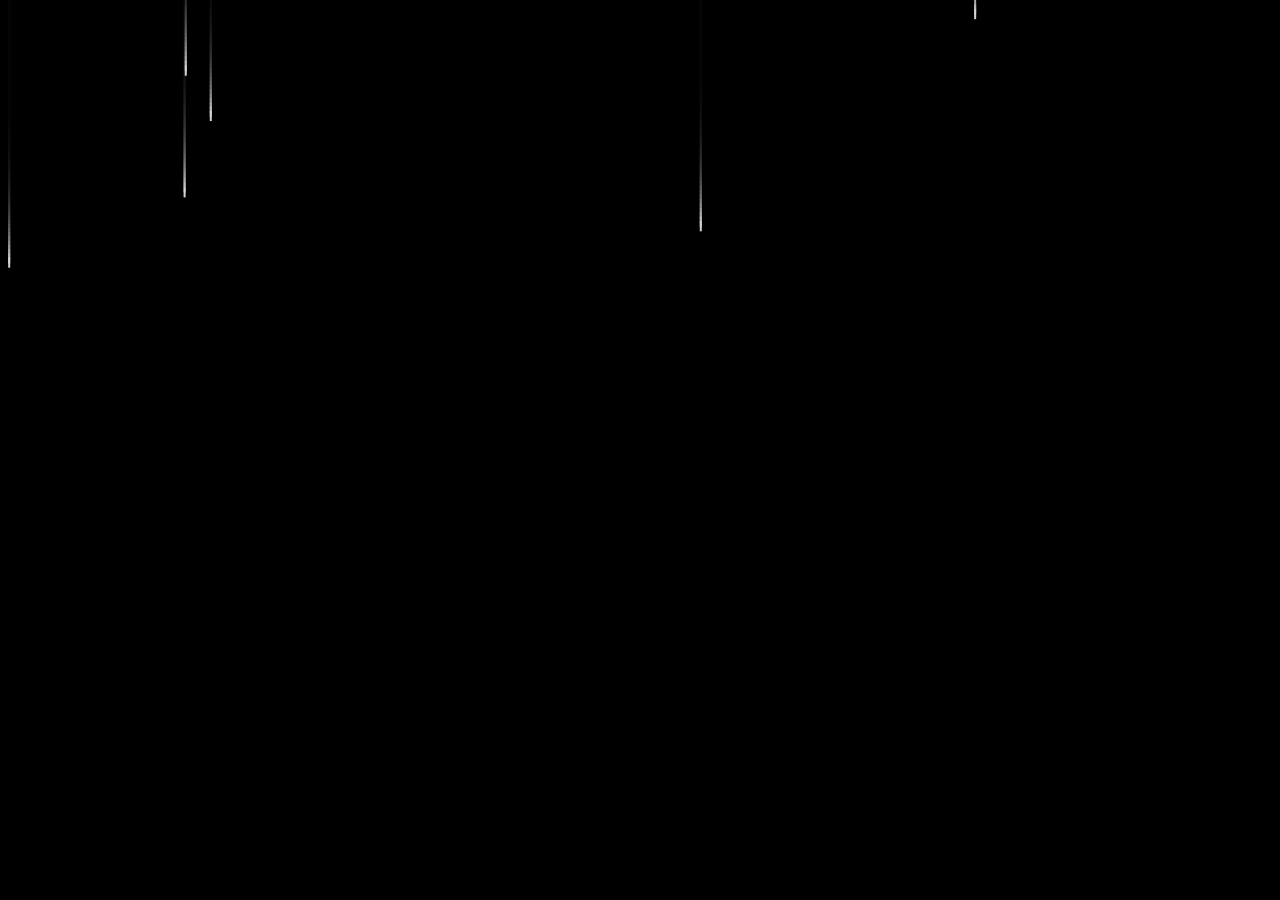
<file: html/rain.html>
<!DOCTYPE html>
<html lang="en">
<head>
    <meta charset="UTF-8">
    <title>Canvas绘制雨滴效果</title>
    <style>
        *{
            padding: 0;
            margin: 0;
        }
        canvas{
            background: #000;
            display: block;
        }
    </style>
</head>
<body>
<canvas id="canvas" width="900" height="600">您的浏览器不支持canvas标签,请更换浏览器</canvas>
<script>
    var canvas = document.getElementById('canvas');
    var ctx = canvas.getContext('2d');//设置canvas绘图环境
    //设置宽高
    canvas.width = window.innerWidth;
    canvas.height = window.innerHeight;
    //监听浏览器窗口的变化,动态获取浏览器窗口的宽高
    window.onresize = function () {
        canvas.width = window.innerWidth;
        canvas.height = window.innerHeight;
    };
    //绘制小方块并让它往下落
   /* ctx.fillStyle = 'red';
    ctx.fillRect(100,10,10,20);
    var y = 10;
    setInterval(function () {
        y++
        ctx.clearRect(0,0,w,h);
        ctx.fillStyle = "rgba(0,0,0,0.1)";
        ctx.fillRect(0,0,w,h);//给画布绘制透明矩形层
        ctx.fillStyle = 'red';
        ctx.fillRect(100,y,10,20);
    },1000/60);
*/
    function  Drop() {

    };
    Drop.prototype = {
        init:function () {
            this.x = random(0,canvas.width);
            this.y = 0; //初始y坐标
            this.vy = random(4,5); // y方向下落的速度值
            //雨滴下落的高度
            this.l = random(0.8*canvas.height,0.9*canvas.height);
            this.r = 1; // 初始化波纹半径
            this.vr = 1; //波纹半径增大速度
            this.a = 1; //初始波纹透明度
            this.va = 0.96; //透明度的变化系数
        },
        //绘制方法
        draw:function () {
            if(this.y > this.l){//雨滴到达指定位置
                //绘制圆形实现波纹效果
                ctx.beginPath(); //
                ctx.arc(this.x,this.y,this.r,0,2*Math.PI,false);
                //ctx.strokeStyle = '#66ffff'
                ctx.strokeStyle = "rgba(192,192,192,"+this.a+")";
                ctx.stroke();
            }else {//绘制雨滴
               // ctx.fillStyle = "rgba(0,255,255,"+this.a+")";
                ctx.fillStyle = "rgba(211,211,211,"+this.a+")";
                //ctx.fillStyle = color(this.a);
                ctx.fillRect(this.x,this.y,2,10);
            }
            //绘制完更新坐标
            this.update();
        },
        //更新坐标重绘
        update:function () {
            if(this.y < this.l){
                this.y += this.vy;
            }else {//雨滴落地指定位置
                //重新初始雨滴对象
                //波纹更新半径
                if(this.a > 0.03){ //透明度大于0.03,就让半径逐渐增大
                    this.r += this.vr; //更新半径
                    if(this.r > 40){ //当半径大于50,就让透明度逐渐减小,让波纹逐渐模糊
                        this.a *= this.va;
                    }
                }else {
                    this.init();
                }
            }
        }
    };
    //实例化雨滴对象
   /* var drop = new Drop();
    drop.init();
    drop.draw();*/

    var count = 30; //雨滴个数
    //用一个数组来存储实例化雨滴
    var drops = [];
    //延迟添加每个雨滴实例化对象
    function setDrop() {
        for (var i = 0; i < count; i++) {
            //延迟生成
            (function (i) { //闭包,把i当做变量传进去
                setTimeout(function () {
                    var drop = new Drop();
                    drop.init();
                    drops.push(drop)
                },i*200);
            })(i)
        }
        console.log(drops); //查看数组里面雨滴
    };
    setDrop();
    //绘制出30个雨滴对象 往下掉
    function move() {
        ctx.fillStyle = "rgba(0,0,0,0.1)";
        ctx.fillRect(0,0,canvas.width,canvas.height);//给画布绘制透明矩形层

        for (var i = 0; i < drops.length; i++) { //数组里面添加几个就创建几个

            drops[i].draw();
        }
        //原生JS经动画实现动画
        //requestAnimationFrame(move);
        setTimeout(function () {
            move();
        },1000/60)
    };
    move();

    //封装一个生成随机颜色 rgba
    function color(a) {
        var r = Math.floor( Math.random()*255 );
        var g = Math.floor( Math.random()*255 );
        var b = Math.floor( Math.random()*255 );
        return "rgba("+r+","+g+","+b+","+a+")"
    };

    //一个生成随机数的方法
    function random(min,max) {
        return Math.random() * (max-min) + min
    };

</script>
</body>
</html>
</file>
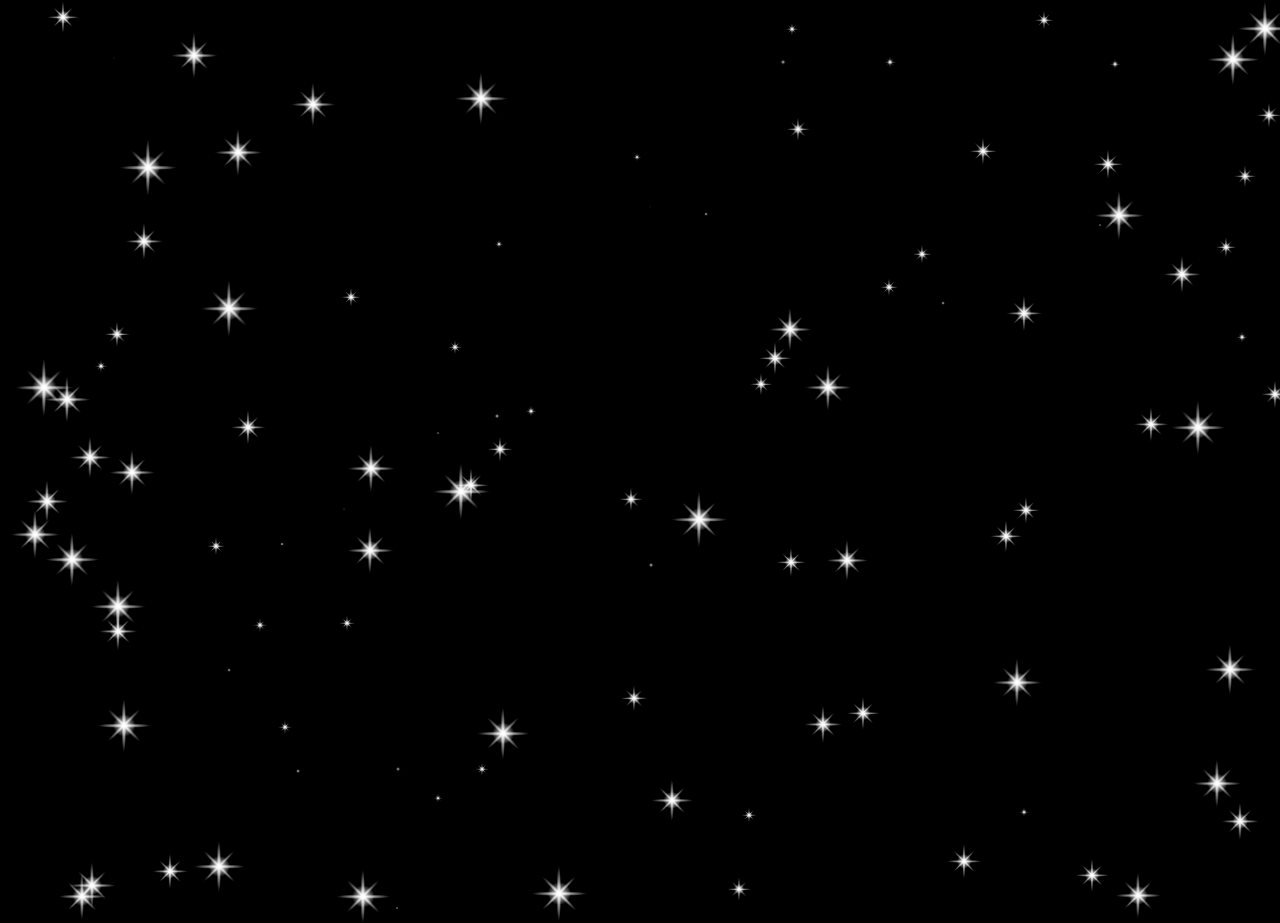
<file: html/stars.html>
<!DOCTYPE html>
<html lang="en">
<head>
    <meta charset="UTF-8">
    <title>星星海</title>
    <style>
        *{margin: 0; padding: 0; border: 0;}
        body{
            background-color: #000;
        }
        span{
            width:30px;
            height: 30px;
            background: url("../image/star.png") no-repeat;
            position: absolute;
            background-size: 100% 100%;
            animation: flash 0.5s  alternate infinite;
        }

        @keyframes flash {
            0%{opacity: 0;}
            100%{opacity: 1;}
        }

        span:hover{
            transform: scale(3) rotate(-180deg) !important;
            transition: all 1s;
        }
    </style>
</head>
<body>

<script>
    window.onload = function () {
        // 0. 求出屏幕的尺寸
        var screenW = document.documentElement.clientWidth;
        var screenH = document.documentElement.clientHeight;
        // 1. 动态创建星星
        for(var i=0; i<107; i++){
             var span = document.createElement('span');
             document.body.appendChild(span);
            // 1.1 随机坐标
            var left = Math.random() * screenW;
            var top = Math.random() * screenH;

            span.style.left = left +'px';
            span.style.top = top +'px';

            // 1.2 随机的缩放
            var scal = Math.random() * 2;
            span.style.transform = 'scale('+scal+')';

            //1.3随机闪烁频率
            var rate = Math.random() * 1.5;
            span.style.animationDelay = rate +'s';
        }
    }
</script>
</body>
</html>
</file>
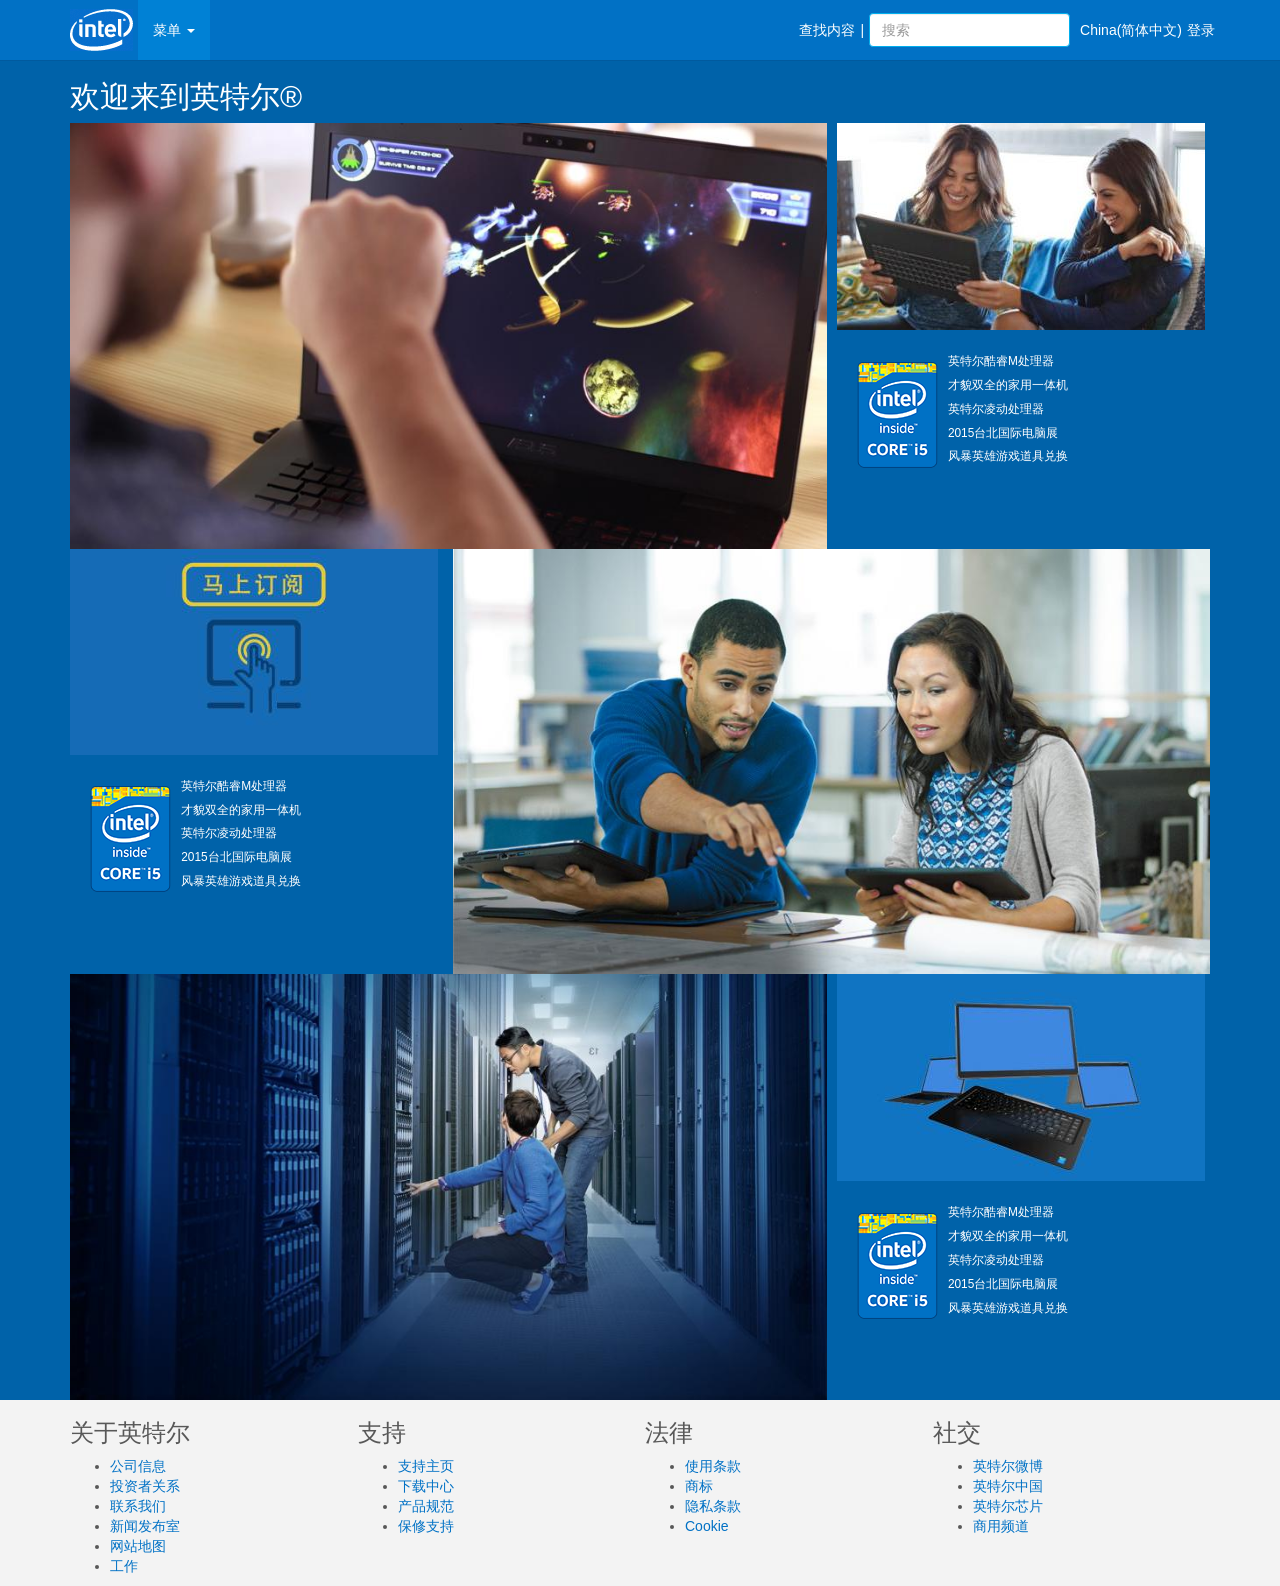
<file: myboot/intel.html>
<!DOCTYPE html>
<html lang="zh-cn">
<head>
  <meta charset="utf-8">
  <meta name="viewport" content="width=device-width, initial-scale=1">
  <meta http-equiv="X-UA-Compatible" content="IE=edge">
  <title></title>
  <!--<link href="css/bootstrap.css" rel="stylesheet">-->
  <link href="css/intel.css" rel="stylesheet">
  <!--[if lt IE 9]>
  <script src="js/html5shiv.min.js"></script>
  <script src="js/respond.min.js"></script>
  <![endif]-->
</head>
<body>
<!--页头-->
<div class="navbar navbar-default navbar-fixed-top">
  <div class="container">
    <div class="navbar-header">
      <a class="navbar-brand" href="#">
        <span class="logo"></span>
      </a>
      <a class="navbar-toggle" data-toggle="collapse" href="#intel-menu">
        <span class="icon-bar"></span>
        <span class="icon-bar"></span>
        <span class="icon-bar"></span>
      </a>
    </div>
    <div class="navbar-collapse collapse" id="intel-menu">
      <ul class="nav navbar-nav">
        <li class="active dropdown">
          <a data-toggle="dropdown" href="#">
            菜单 <span class="caret"></span>
          </a>
          <ul class="dropdown-menu">
            <li><a href="#">英特尔产品</a></li>
            <li class="divider"></li>
            <li><a href="#">热点话题</a></li>
            <li class="divider"></li>
            <li><a href="#">用户</a></li>
            <li class="divider"></li>
            <li><a href="#">购买</a></li>
            <li class="divider"></li>
            <li><a href="#">产品支持</a></li>
            <li class="divider"></li>
            <li><a href="#">关于英特尔</a></li>
          </ul>
        </li>
      </ul>

      <a class="navbar-link navbar-text navbar-right" href="#">登录</a>
      <a class="navbar-link navbar-text navbar-right" href="#">China(简体中文)</a>
      <form class="navbar-form navbar-right">
        <div class="form-group">
          <label class="sr-only" for="kw">搜索关键字</label>
          <input class="form-control" placeholder="搜索" id="kw" type="text"/>
        </div>
      </form>
      <span class="navbar-text navbar-right">|</span>
      <a class="navbar-text navbar-link navbar-right" href="#">查找内容</a>
    </div>
  </div>
</div>

<!--主体-->
<div class="main">
  <div class="container">
    <!--欢迎文字-->
    <div class="row">
      <div class="col-xs-12">
        <h2>欢迎来到英特尔®</h2>
      </div>
    </div>
    <!--第一行：大小小-->
    <div class="row">
      <div class="col-md-8 col-sm-12">
        <div class="big">  <!--大-->
          <img class="img-responsive" src="img/intel.web.864.486.1.jpg">
          <!-- TODO: 图片上应该有文字和按钮-->
        </div>
      </div>
      <div class="col-md-4 col-sm-12">
        <div class="row">
          <div class="col-md-12 col-sm-6">
            <div class="small"> <!--小-->
              <img class="img-responsive" src="img/intel.web.368.207.1.jpg">
              <!-- TODO: 小图上方应该有半透明遮罩-->
            </div>
          </div>
          <div class="col-md-12 col-sm-6">
            <div class="small"> <!--小-->
              <div class="media">
                <div class="media-left media-middle">
                  <img src="img/intel.web.81.108.png" alt=""/>
                </div>
                <div class="media-body">
                  <ul class="list-unstyled">
                    <li><a href="#">英特尔酷睿M处理器</a></li>
                    <li><a href="#">才貌双全的家用一体机</a></li>
                    <li><a href="#">英特尔凌动处理器</a></li>
                    <li><a href="#">2015台北国际电脑展</a></li>
                    <li><a href="#">风暴英雄游戏道具兑换</a></li>
                  </ul>
                </div>
              </div>
            </div>
          </div>
        </div>
      </div>
    </div>
    <!--第二行：小小大-->
    <div class="row">
      <div class="col-md-8 col-md-push-4 col-sm-12">
        <div class="big">  <!--大-->
          <img class="img-responsive" src="img/intel.web.864.486.2.jpg">
          <!-- TODO: 图片上应该有文字和按钮-->
        </div>
      </div>
      <div class="col-md-4 col-md-pull-8 col-sm-12">
        <div class="row">
          <div class="col-md-12 col-sm-6">
            <div class="small"> <!--小-->
              <img class="img-responsive" src="img/intel.web.368.207.2.jpg">
              <!-- TODO: 小图上方应该有半透明遮罩-->
            </div>
          </div>
          <div class="col-md-12 col-sm-6">
            <div class="small"> <!--小-->
              <div class="media">
                <div class="media-left media-middle">
                  <img src="img/intel.web.81.108.png" alt=""/>
                </div>
                <div class="media-body">
                  <ul class="list-unstyled">
                    <li><a href="#">英特尔酷睿M处理器</a></li>
                    <li><a href="#">才貌双全的家用一体机</a></li>
                    <li><a href="#">英特尔凌动处理器</a></li>
                    <li><a href="#">2015台北国际电脑展</a></li>
                    <li><a href="#">风暴英雄游戏道具兑换</a></li>
                  </ul>
                </div>
              </div>
            </div>
          </div>
        </div>
      </div>
    </div>
    <!--第三行：大小小-->
    <div class="row">
      <div class="col-md-8 col-sm-12">
        <div class="big">  <!--大-->
          <img class="img-responsive" src="img/intel.web.864.486.3.jpg">
          <!-- TODO: 图片上应该有文字和按钮-->
        </div>
      </div>
      <div class="col-md-4 col-sm-12">
        <div class="row">
          <div class="col-md-12 col-sm-6">
            <div class="small"> <!--小-->
              <img class="img-responsive" src="img/intel.web.368.207.3.jpg">
              <!-- TODO: 小图上方应该有半透明遮罩-->
            </div>
          </div>
          <div class="col-md-12 col-sm-6">
            <div class="small"> <!--小-->
              <div class="media">
                <div class="media-left media-middle">
                  <img src="img/intel.web.81.108.png" alt=""/>
                </div>
                <div class="media-body">
                  <ul class="list-unstyled">
                    <li><a href="#">英特尔酷睿M处理器</a></li>
                    <li><a href="#">才貌双全的家用一体机</a></li>
                    <li><a href="#">英特尔凌动处理器</a></li>
                    <li><a href="#">2015台北国际电脑展</a></li>
                    <li><a href="#">风暴英雄游戏道具兑换</a></li>
                  </ul>
                </div>
              </div>
            </div>
          </div>
        </div>
      </div>
    </div>
  </div>
</div>

<!--页尾-->
<div class="footer">
  <div class="container">
    <div class="row">
      <div class="col-md-6 col-xs-12">
        <div class="row">
          <div class="col-sm-6 col-xs-12">
            <h3>关于英特尔</h3>
            <ul class="list-unstyle">
              <li><a href="#">公司信息</a></li>
              <li><a href="#">投资者关系</a></li>
              <li><a href="#">联系我们</a></li>
              <li><a href="#">新闻发布室</a></li>
              <li><a href="#">网站地图</a></li>
              <li><a href="#">工作</a></li>
            </ul>
          </div>
          <div class="col-sm-6 col-xs-12">
            <h3>支持</h3>
            <ul class="list-unstyle">
              <li><a href="#">支持主页</a></li>
              <li><a href="#">下载中心</a></li>
              <li><a href="#">产品规范</a></li>
              <li><a href="#">保修支持</a></li>
            </ul>
          </div>
        </div>
      </div>
      <div class="col-md-6 col-xs-12">
        <div class="row">
          <div class="col-sm-6 col-xs-12">
            <h3>法律</h3>
            <ul class="list-unstyle">
              <li><a href="#">使用条款</a></li>
              <li><a href="#">商标</a></li>
              <li><a href="#">隐私条款</a></li>
              <li><a href="#">Cookie</a></li>
            </ul>
          </div>
          <div class="col-sm-6 col-xs-12">
            <h3>社交</h3>
            <ul class="list-unstyle">
              <li><a href="#">英特尔微博</a></li>
              <li><a href="#">英特尔中国</a></li>
              <li><a href="#">英特尔芯片</a></li>
              <li><a href="#">商用频道</a></li>
            </ul>
          </div>
        </div>
      </div>
    </div>
  </div>
</div>

<script src="js/jquery-1.11.3.js"></script>
<script src="js/bootstrap.js"></script>
<script>
  (function () {
    var s = document.createElement("script");
    s.onload = function () {
      bootlint.showLintReportForCurrentDocument([]);
    };
    s.src = "js/bootlint.js";
    document.body.appendChild(s)
  })();
</script>
</body>
</html>
</file>
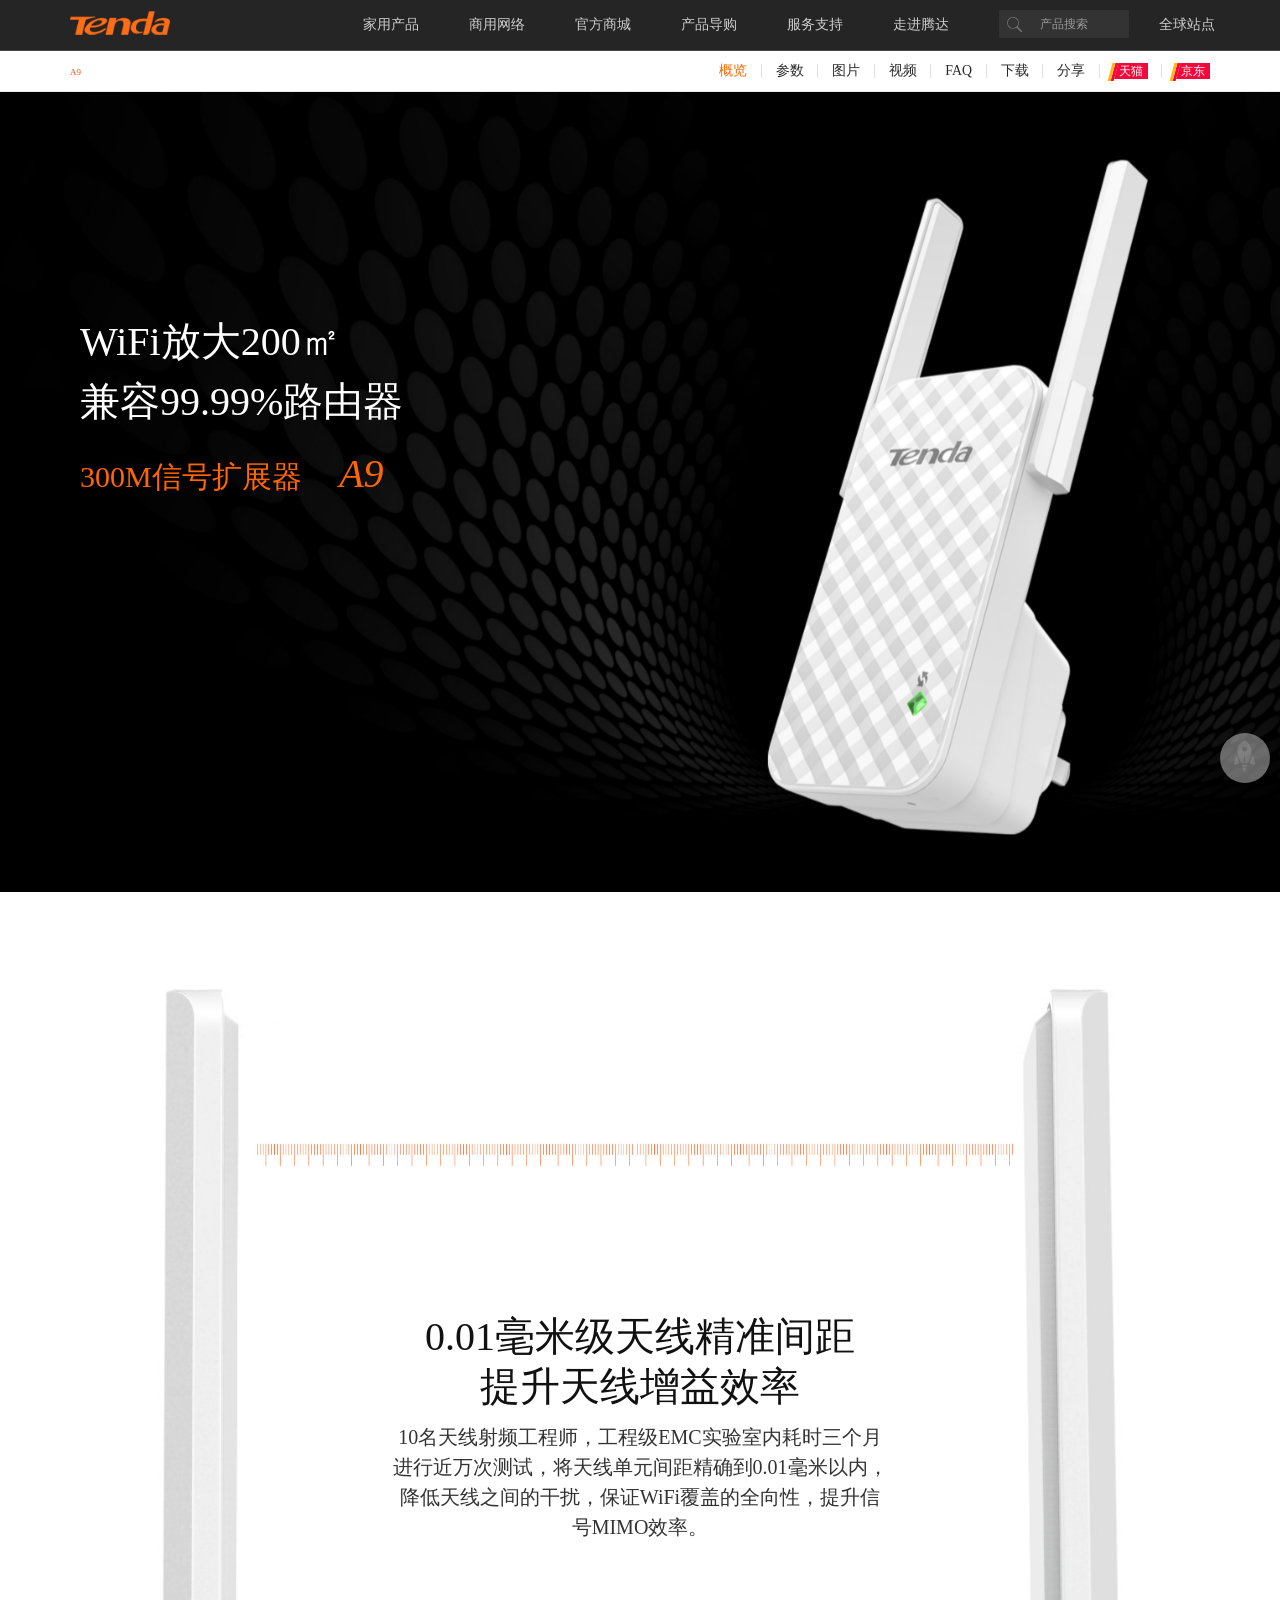
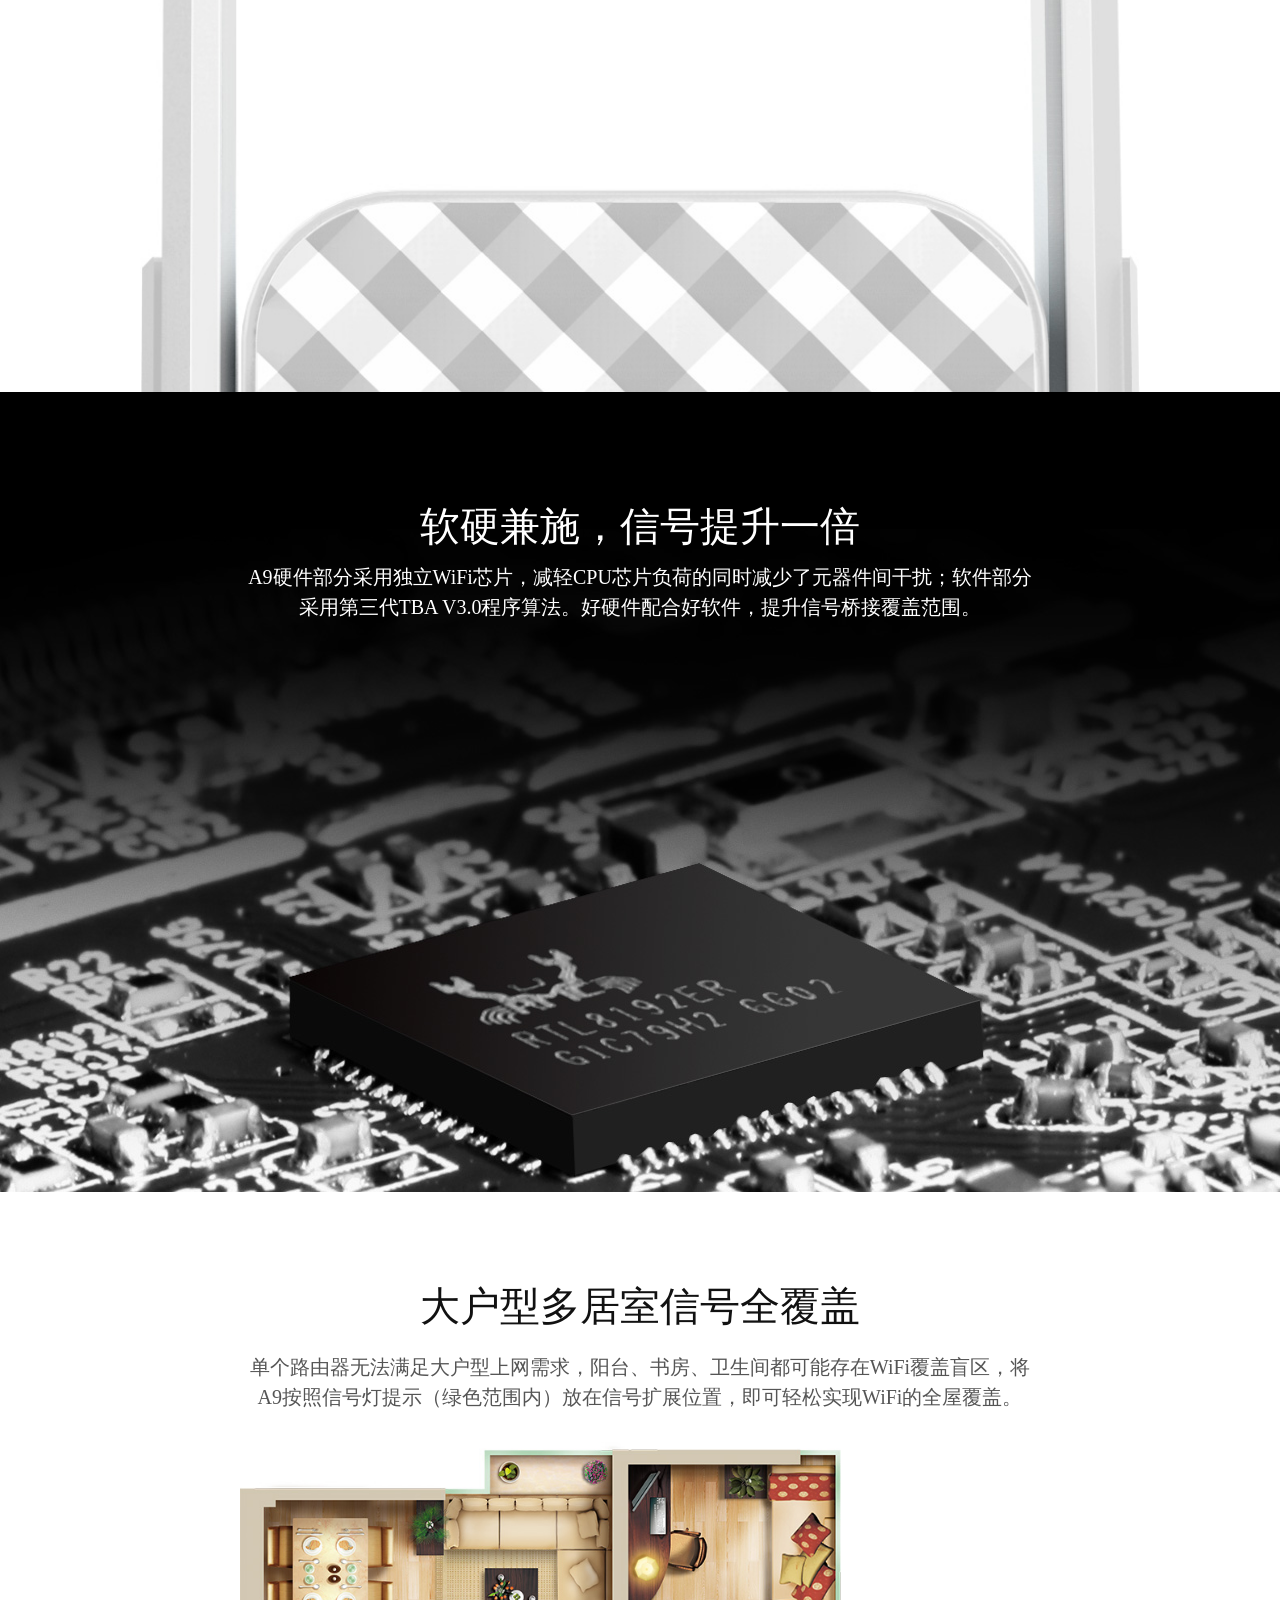
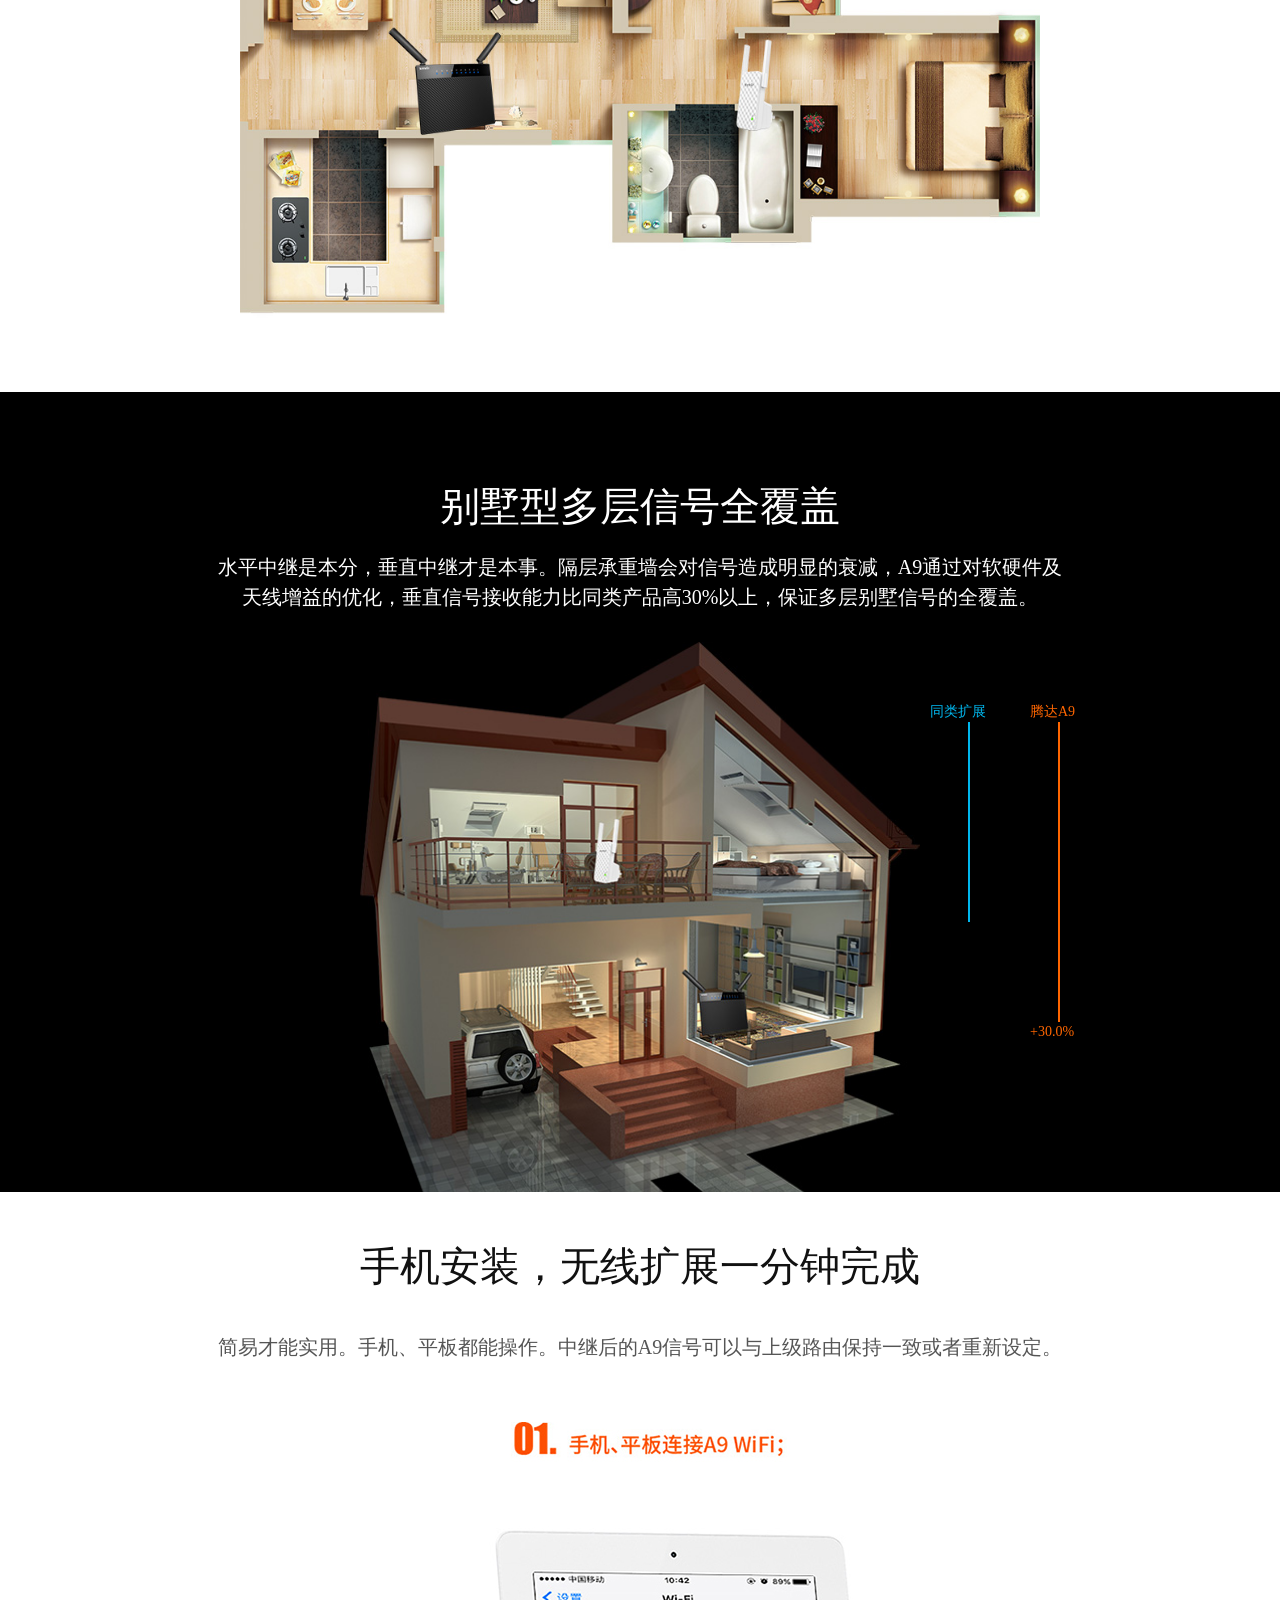
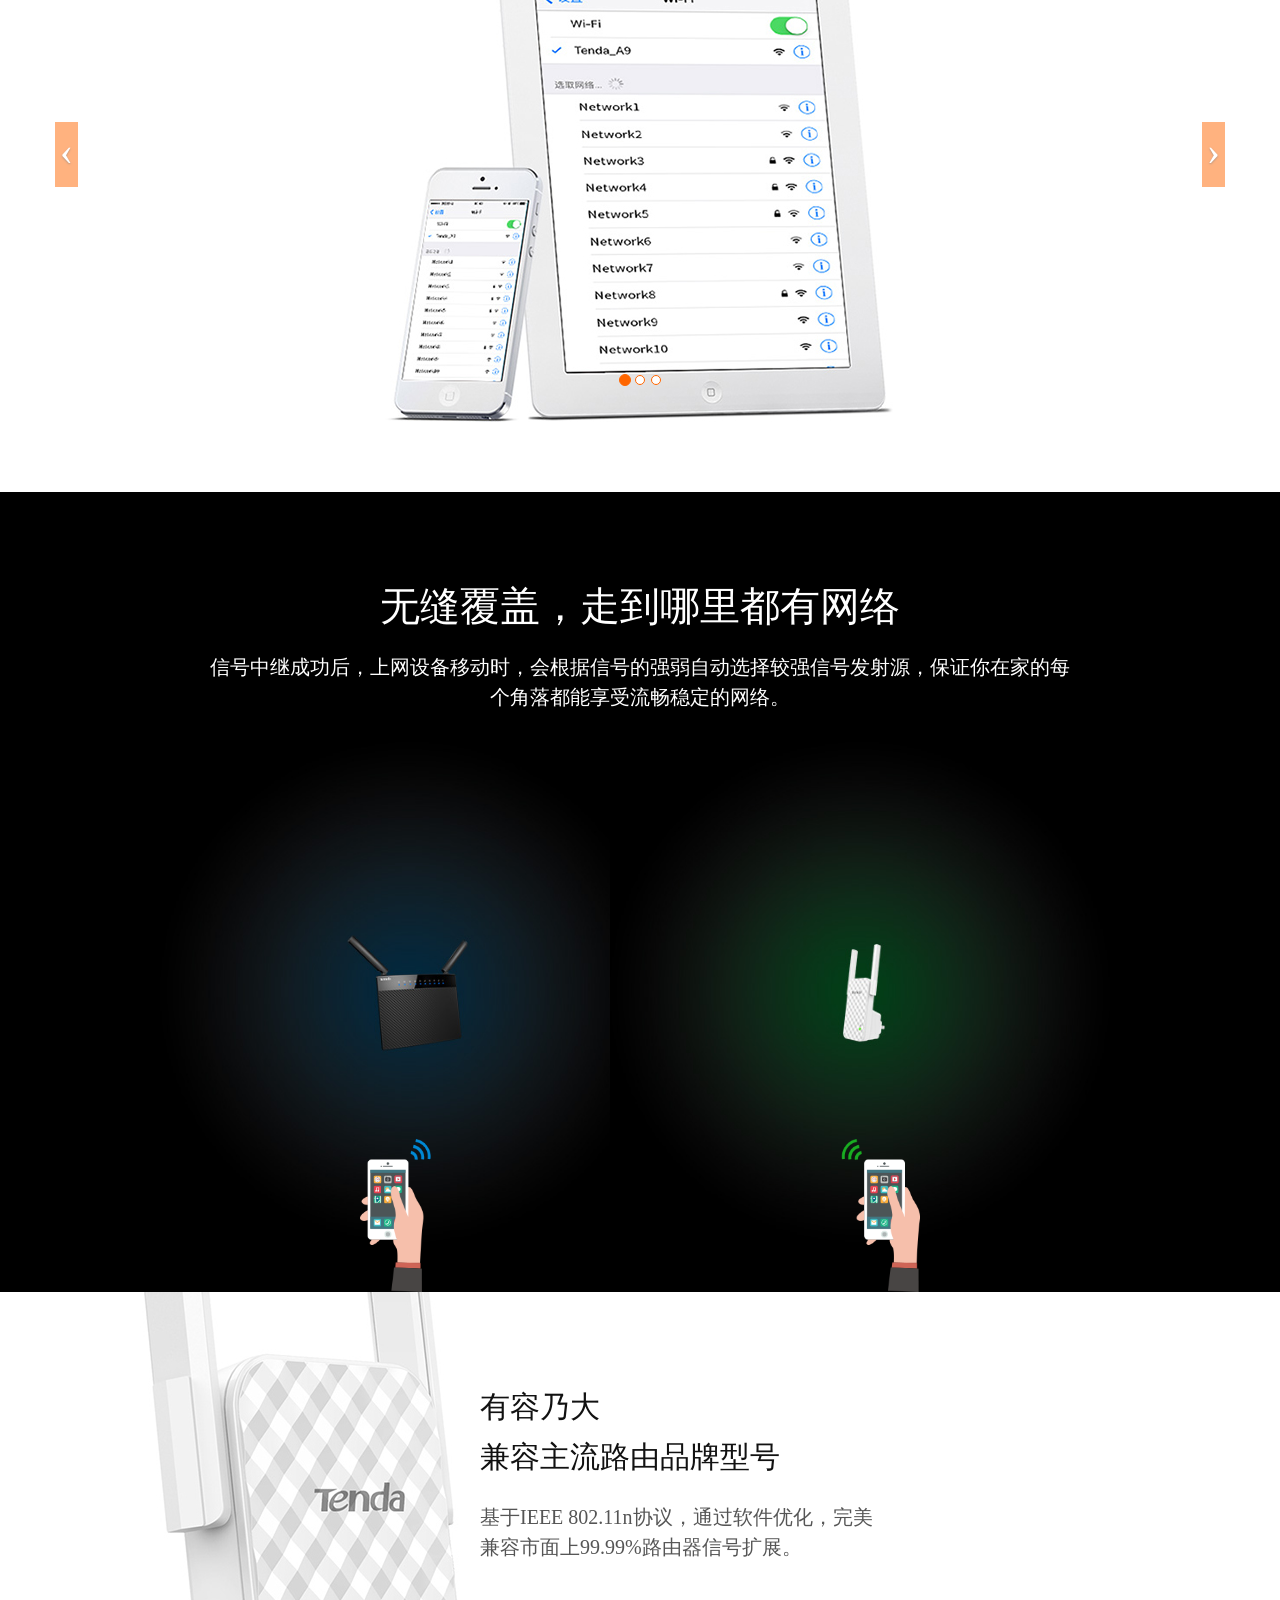
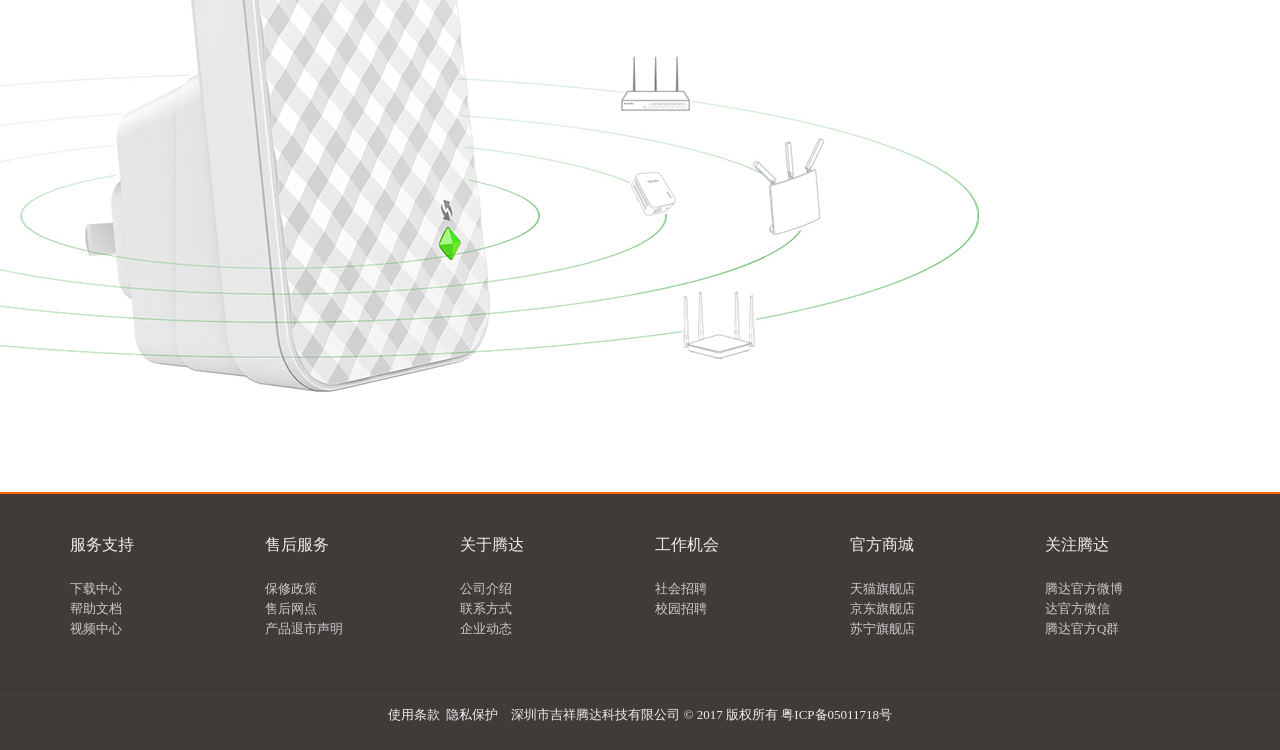
<file: tenda/html/A9.html>
<!DOCTYPE html>
<html lang="zh-cn">
<head>
    <meta charset="utf-8">
    <meta http-equiv="X-UA-Compatible" content="IE=edge">
    <meta name="viewport" content="width=device-width, initial-scale=1">
    <title>腾达A9</title>
    <!-- Bootstrap -->
    <link href="../css/css_public/bootstrap.css" rel="stylesheet">
    <link rel="stylesheet" href="../css/css_public/animate.min.css">
    <!-- HTML5 shim and Respond.js for IE8 support of HTML5 elements and media queries -->
    <!-- WARNING: Respond.js doesn't work if you view the page via file:// -->
    <!--[if lt IE 9]>
    <script src="http://cdn.bootcss.com/html5shiv/3.7.2/html5shiv.min.js"></script>
    <script src="http://cdn.bootcss.com/respond.js/1.4.2/respond.min.js"></script>
    <![endif]-->
    <!-- PC端 样式-->
    <link rel="stylesheet" href="../css/css_public/PC_public.css" type="text/css" media="all">

    <!-- Pad端 样式-->
    <link rel="stylesheet" href="../css/css_public/Pad_public.css" type="text/css" media="screen and (min-width:768px) and (max-width:991px)" />

    <!-- Phone端 样式-->
    <link rel="stylesheet" href="../css/css_public/Phone_public.css" media="screen and (max-width:767px)">

    <link rel="stylesheet" href="../css/nav.css">
    <link rel="stylesheet" href="../css/A9.css">
</head>
<body>
<div class="container-fluid box">

    <!--***************************导航条*************-->
    <nav class="navbar navbar-default" id="nav">
        <div class="container my_container">
            <!-- Brand and toggle get grouped for better mobile display -->
            <div class="navbar-header">
                <button type="button" class="navbar-toggle collapsed" id="phone_btn" data-toggle="collapse" data-target="#bs-example-navbar-collapse-1" aria-expanded="false">
                    <span class="icon-bar"></span>
                    <span class="icon-bar"></span>
                    <span class="icon-bar"></span>
                </button>
                <a class="navbar-brand logo" href="index.html"><!--javascript:location.reload(); 用于刷新当前网页-->
                    <h1 class="logo">Tenda</h1>
                    <img src="../images/index_img/logoy.png">
                </a>
            </div>

            <!-- Collect the nav links, forms, and other content for toggling -->
            <div class="collapse navbar-collapse" id="bs-example-navbar-collapse-1">
                <ul class="nav navbar-nav navbar-right" id="nav_ul">
                    <li id="nav_jyli"><a href="#">家用产品</a></li>
                    <li id="nav_syli"><a href="#">商用网络</a></li>
                    <li id="nav_gfli"><a href="#">官方商城</a></li>
                    <li id="nav_cpli"><a href="#">产品导购</a></li>
                    <li id="nav_fwli"><a href="fw_support.html">服务支持</a></li>
                    <li id="nav_zjli"><a href="#">走进腾达</a></li>
                    <form action="index.html" method="post" class="navbar-form navbar-left">
                        <div class="form-group search">
                            <input type="text" class="form-control" maxlength="10" id="search" placeholder="产品搜索">
                        </div>
                    </form>
                    <li id="global_sites"><a href="#">全球站点</a></li>
                </ul>
            </div><!-- /.navbar-collapse -->
        </div><!-- /.container-fluid -->
    </nav>

    <!--********************家用产品二级 导航菜单*************************-->
    <div class="container-fluid jysec_nav">
        <ul class="container">
            <li class="jysec_nav_list">
                <a href="javascript:;"><img src="../images/index_img/nav_jy01.png"></a>
                <p href="#">路由器</p>
            </li>
            <li class="jysec_nav_list">
                <a href="javascript:;"><img src="../images/index_img/nav_jy02.png"></a>
                <p href="#">信号放大器</p>
            </li>
            <li class="jysec_nav_list">
                <a href="javascript:;"><img src="../images/index_img/nav_jy03.png"></a>
                <p href="#">无线网卡</p>
            </li>
            <li class="jysec_nav_list">
                <a href="javascript:;"><img src="../images/index_img/nav_jy04.png"></a>
                <p href="#">接入终端</p>
            </li>
            <li class="jysec_nav_list">
                <a href="javascript:;"><img src="../images/index_img/nav_jy05.png"></a>
                <p href="#">3G/4G</p>
            </li>
            <li>
                <a href="javascript:;"><img src="../images/index_img/nav_jy06.png"></a>
                <p href="#">交换机</p>
            </li>
            <li class="jysec_nav_list">
                <a href="javascript:;"><img src="../images/index_img/nav_jy07.png"></a>
                <p href="#">电力线</p>
            </li>
            <li class="jysec_nav_list">
                <a href="javascript:;"><img src="../images/index_img/nav_jy08.png"></a>
                <p href="#">网络摄像机</p>
            </li>
        </ul>
    </div>

    <!--********************官方商城二级 导航菜单*************************-->
    <div class="container-fluid gfsec_nav">
        <ul class="container">
            <li>
                <a href="http://tenda.jd.com/" target ="_blank"><img src="../images/index_img/mall_jd.png"></a>
                <p>京东官方旗舰店</p>
            </li>
            <li>
                <a href="http://www.tenda.com.cn/tmall.html" target ="_blank"><img src="../images/index_img/mall_tm.png"></a>
                <p>天猫官方旗舰店</p>
            </li>
            <li>
                <a href="http://shop.suning.com/70088489/index.html" target ="_blank"><img src="../images/index_img/mall_sn.png"></a>
                <p>苏宁官方旗舰店</p>
            </li>
            <li>
                <a href="http://www.tenda.com.cn/news/8304.html" target ="_blank"><img src="../images/index_img/mall_guide.jpg"></a>
                <p>QQ群 : 361716652</p>
            </li>
        </ul>
    </div>




</div>

<!--导航-->
<div class="miniNav">
    <div class="container  clearfix">
        <div class="row"><h1 class="col-sm-4 col-md-5 hidden-xs" id="promodel"><a href="A9.html" id="traA9h3">A9</a>
        </h1>
            <ul class="col-xs-12 col-sm-7 col-md-7 miniNavBox clearfix ">
                <li class="pro-model"><a href="A9.html" id="traA9" onclick="_hmt.push(['_trackEvent', 'A9', 'click', 'traA9'])"><i
                        class="showinxs">A9</i><i class="hiddenxs">概览</i></a></li>
                <li class="pro-specs"><a href="A9-1.html" id="traA9sp" onclick="_hmt.push(['_trackEvent', 'A9_参数', 'click', 'traA9sp'])"><b></b>参数</a>
                </li>
                <li class="pro-gallery"><a href="A9-2.html" id="traA9ga" onclick="_hmt.push(['_trackEvent', 'A9_图片', 'click', 'traA9ga'])"><b></b>图片</a>
                </li>
                <li class="pro-gallery"><a href="8300.html" target="_blank" id="VedioA9" onclick="_hmt.push(['_trackEvent', '视频_A9', 'click', 'VedioA9'])">视频</a></li>
                <li class="pro-help"><a href="A9-3.html" id="traA9faq" onclick="_hmt.push(['_trackEvent', 'A9_FAQ', 'click', 'traA9faq'])"><b></b>FAQ</a>
                </li>
                <li class="pro-download hidden-xs hidden-sm"><a href="A9-4.html" id="traA9down" onclick="_hmt.push(['_trackEvent', 'A9_下载', 'click', 'traA9down'])"><b></b>下载</a>
                </li>
                <li class="pro-share hidden-xs  hidden-sm"><a href="javascript:void(null)"><b></b>分享</a></li>
                <li id="shares" style=" display:none; position:relative; ">
                    <div class="bshare-custom icon-medium" style=" margin-top:12px;"><a title="分享到微信"
                                                                                        class="bshare-weixin"></a><a
                            title="分享到QQ空间" class="bshare-qzone"></a><a title="分享到新浪微博" class="bshare-sinaminiblog"></a>
                    </div>
                </li>
                <li class="pro-buy"><a class="tdbuygo" style="font-size:12px;" target="_blank" id="A2" onclick="_hmt.push(['_trackEvent', '立即购买_buyA9', 'click', 'buyA9'])">天猫</a></li>
                <li class="pro-buy">
                    <a class="tdbuygo" style="font-size:12px;" id="A4" onclick="_hmt.push(['_trackEvent', '立即购买_buyA9', 'click', 'buyjdA9'])">京东</a>
                </li>
            </ul>
        </div>
    </div>
</div>
<!--导航 end-->

<!--主体-->
<div class="container-fluid con">
    <div id="Tenda_w100">
        <div id="Tenda_Product_details">
            <!--A91-->
            <div class="BoxCell A91 start" style="transform: translate3d(0px, 0px, 0px); transform-style: preserve-3d; backface-visibility: hidden;">
                <h3>WiFi放大200㎡<br>兼容99.99%路由器</h3>
                <h4>300M信号扩展器 <em>A9</em></h4>
                <div class="layer" data-depth="0.20" style="position: absolute; display: block; height: 100%; width: 100%; left: 0px; top: 0px; transform: translate3d(-0.0556369%, -0.455285%, 0px); transform-style: preserve-3d; backface-visibility: hidden;">
                    <img src="../images/A9/a911.jpg" class="A911 swing-4">
                </div>
                <div class="layer" data-depth="0.40" style="position: absolute; display: block; height: 100%; width: 100%; left: 0px; top: 0px; transform: translate3d(-0.111274%, -0.910569%, 0px); transform-style: preserve-3d; backface-visibility: hidden;">
                    <img src="../images/A9/a912.png" class="A912 animation CellActive"
                         data-animationtype="CellActive" start="true" style="visibility: visible;">
                </div>
            </div>
            <!--A92-->
            <div class="BoxCell A92">
                <h3>0.01毫米级天线精准间距<br>提升天线增益效率</h3>
                <h4>10名天线射频工程师，工程级EMC实验室内耗时三个月进行近万次测试，将天线单元间距精确到0.01毫米以内，降低天线之间的干扰，保证WiFi覆盖的全向性，提升信号MIMO效率。</h4>
                <img src="../images/A9/a921.jpg" class="A921 CellActive" style="visibility: visible;">
                <div class="a92chi">
                    <div class="a92chileft wow slideInLeft">
                        <img src="../images/A9/a922.jpg" class="A922 CellActive" >
                    </div>
                    <div class="a92chiright wow slideInRight">
                        <img src="../images/A9/a922.jpg" class="A922 CellActive" >
                    </div>
                </div>
            </div>
            <!--A93-->
            <div class="BoxCell A93">
                <h3>软硬兼施，信号提升一倍</h3>
                <h4>A9硬件部分采用独立WiFi芯片，减轻CPU芯片负荷的同时减少了元器件间干扰；软件部分采用第三代TBA V3.0程序算法。好硬件配合好软件，提升信号桥接覆盖范围。</h4>
                <img src="../images/A9/a931.jpg" class="A931">
            </div>
            <!--A94-->
            <div class="BoxCell A94">
                <h3>大户型多居室信号全覆盖</h3>
                <h4>单个路由器无法满足大户型上网需求，阳台、书房、卫生间都可能存在WiFi覆盖盲区，将A9按照信号灯提示（绿色范围内）放在信号扩展位置，即可轻松实现WiFi的全屋覆盖。</h4>
                <img src="../images/A9/a941.jpg" class="A941">
                <img src="../images/A9/a942.png" class="A942">
                <img src="../images/A9/a943.png" class="A943">
            </div>
            <!--A95-->
            <div class="BoxCell A95">
                <h3>别墅型多层信号全覆盖</h3>
                <h4>水平中继是本分，垂直中继才是本事。隔层承重墙会对信号造成明显的衰减，A9通过对软硬件及天线增益的优化，垂直信号接收能力比同类产品高30%以上，保证多层别墅信号的全覆盖。</h4>
                <div class="tonglei">
                    <div class="tongleibox">同类扩展
                        <div class="tlgreen"></div>
                    </div>
                    <div class="tengdabox">腾达A9
                        <div class="tlYellow CellActive" style="visibility: visible;"></div>

                        <span style="display: block">+<span id="annum">0</span>.0%</span>
                    </div>
                </div>
                <img src="../images/A9/a951.jpg" class="A951">
                <img src="../images/A9/a942.png" class="A952">
                <img src="../images/A9/a943.png" class="A953">
            </div>
            <!--A96-->
            <div class="BoxCell A96">
                <h3>手机安装，无线扩展一分钟完成</h3>
                <h4>简易才能实用。手机、平板都能操作。中继后的A9信号可以与上级路由保持一致或者重新设定。</h4>
                <div class="container">
                    <div class="row">
                        <div id="myCarousel" class="carousel slide"><!-- 轮播（Carousel）指标 -->
                            <ol class="carousel-indicators">
                                <li data-target="#myCarousel" data-slide-to="0" class="active"></li>
                                <li data-target="#myCarousel" data-slide-to="1"></li>
                                <li data-target="#myCarousel" data-slide-to="2"></li>
                            </ol><!-- 轮播（Carousel）项目 -->
                            <div class="carousel-inner">
                                <div class="item active"><img src="../images/A9/a961.jpg" alt="" class="nolazy"></div>
                                <div class="item"><img src="../images/A9/a962.jpg" class="nolazy"></div>
                                <div class="item"><img src="../images/A9/a963.jpg" class="nolazy"></div>
                            </div><!-- 轮播（Carousel）导航 -->
                            <a class="carousel-control left" href="#myCarousel" data-slide="prev">‹</a>
                            <a class="carousel-control right" href="#myCarousel" data-slide="next">›</a>
                        </div>
                    </div>
                </div>
            </div>
            <!--A97-->
            <div class="BoxCell A97"><h3>无缝覆盖，走到哪里都有网络</h3><h4>信号中继成功后，上网设备移动时，会根据信号的强弱自动选择较强信号发射源，保证你在家的每个角落都能享受流畅稳定的网络。</h4>
                <img src="../images/A9/a971.jpg" class="A971">
                <img src="../images/A9/a972.jpg" class="A972">
                <img src="../images/A9/a972.png" class="A97272">
                <img src="../images/A9/a973.png" class="A97373">
                <img src="../images/A9/a974.png" class="A974">
            </div>
            <!--A98-->
            <div class="BoxCell A98"><h3>有容乃大<br>兼容主流路由品牌型号</h3><h4>基于IEEE 802.11n协议，通过软件优化，完美兼容市面上99.99%路由器信号扩展。</h4><img
                    src="../images/A9/a981.jpg" class="A981 nolazy"></div>
        </div>
    </div>
</div>
<!--主体 end-->

<div class="container-fluid box">

    <!--******************************尾部*****************************-->
    <div class="container-fluid footer">
        <div class="container">
            <div class="row Phone_footer">
                <ul class="col-xs-2 col-sm-2 col-md-2">
                    <span>服务支持</span>
                    <li><a href="#" target="_blank">下载中心</a></li>
                    <li><a href="#" target="_blank">帮助文档</a></li>
                    <li><a href="#" target="_blank">视频中心</a></li>
                </ul>
                <ul class="col-xs-2 col-sm-2 col-md-2">
                    <span>售后服务</span>
                    <li><a href="#" target="_blank">保修政策</a></li>
                    <li><a href="#" target="_blank">售后网点</a></li>
                    <li><a href="#" target="_blank">产品退市声明</a></li>
                </ul>
                <ul class="col-xs-2 col-sm-2 col-md-2">
                    <span>关于腾达</span>
                    <li><a href="#" target="_blank">公司介绍</a></li>
                    <li><a href="#" target="_blank">联系方式</a></li>
                    <li><a href="#" target="_blank">企业动态</a></li>
                </ul>
                <ul class="col-xs-2 col-sm-2 col-md-2">
                    <span>工作机会</span>
                    <li><a href="#" target="_blank">社会招聘</a></li>
                    <li><a href="#" target="_blank">校园招聘</a></li>
                </ul>
                <ul class="col-xs-2 col-sm-2 col-md-2">
                    <span>官方商城</span>
                    <li><a href="#" target="_blank">天猫旗舰店</a></li>
                    <li><a href="#" target="_blank">京东旗舰店</a></li>
                    <li><a href="#" target="_blank">苏宁旗舰店</a></li>
                </ul>
                <ul class="col-xs-2 col-sm-2 col-md-2">
                    <span>关注腾达</span>
                    <li><a href="#" target="_blank">腾达官方微博</a></li>
                    <li><a href="#" target="_blank">达官方微信</a></li>
                    <li><a href="#" target="_blank">腾达官方Q群</a></li>
                </ul>
            </div>
        </div>
        <div class="copy_line"></div>
        <div class="container-fluid row copy">
            <div class="col-xs-12 col-sm-12 col-md-12">
                <p>
                    <a href="#" target="_blank">使用条款</a>&nbsp;
                    <a href="#" target="_blank">隐私保护</a>&nbsp;&nbsp;&nbsp;
                    深圳市吉祥腾达科技有限公司 &copy; 2017 版权所有 粤ICP备05011718号
                </p>
            </div>
        </div>
    </div>
</div>
<!--***************************返回顶部*****************************-->
<div id="to_Top" style="z-index: 99999 !important;">
    <span></span>
</div>

<!-- jQuery (necessary for Bootstrap's JavaScript plugins) -->
<script src="../js/js_public/jquery-3.1.1.js"></script>
<!-- Include all compiled plugins (below), or include individual files as needed -->
<script src="../js/js_public/bootstrap.js"></script>
<script src="../js/js_public/wow.min.js"></script>
<script>
    window.onload=function(){
        new WOW().init();
    }
</script>
<script src="../js/js_public/public.js"></script>
<script src="../js/A9.js"></script>
</body>
</html>
</file>
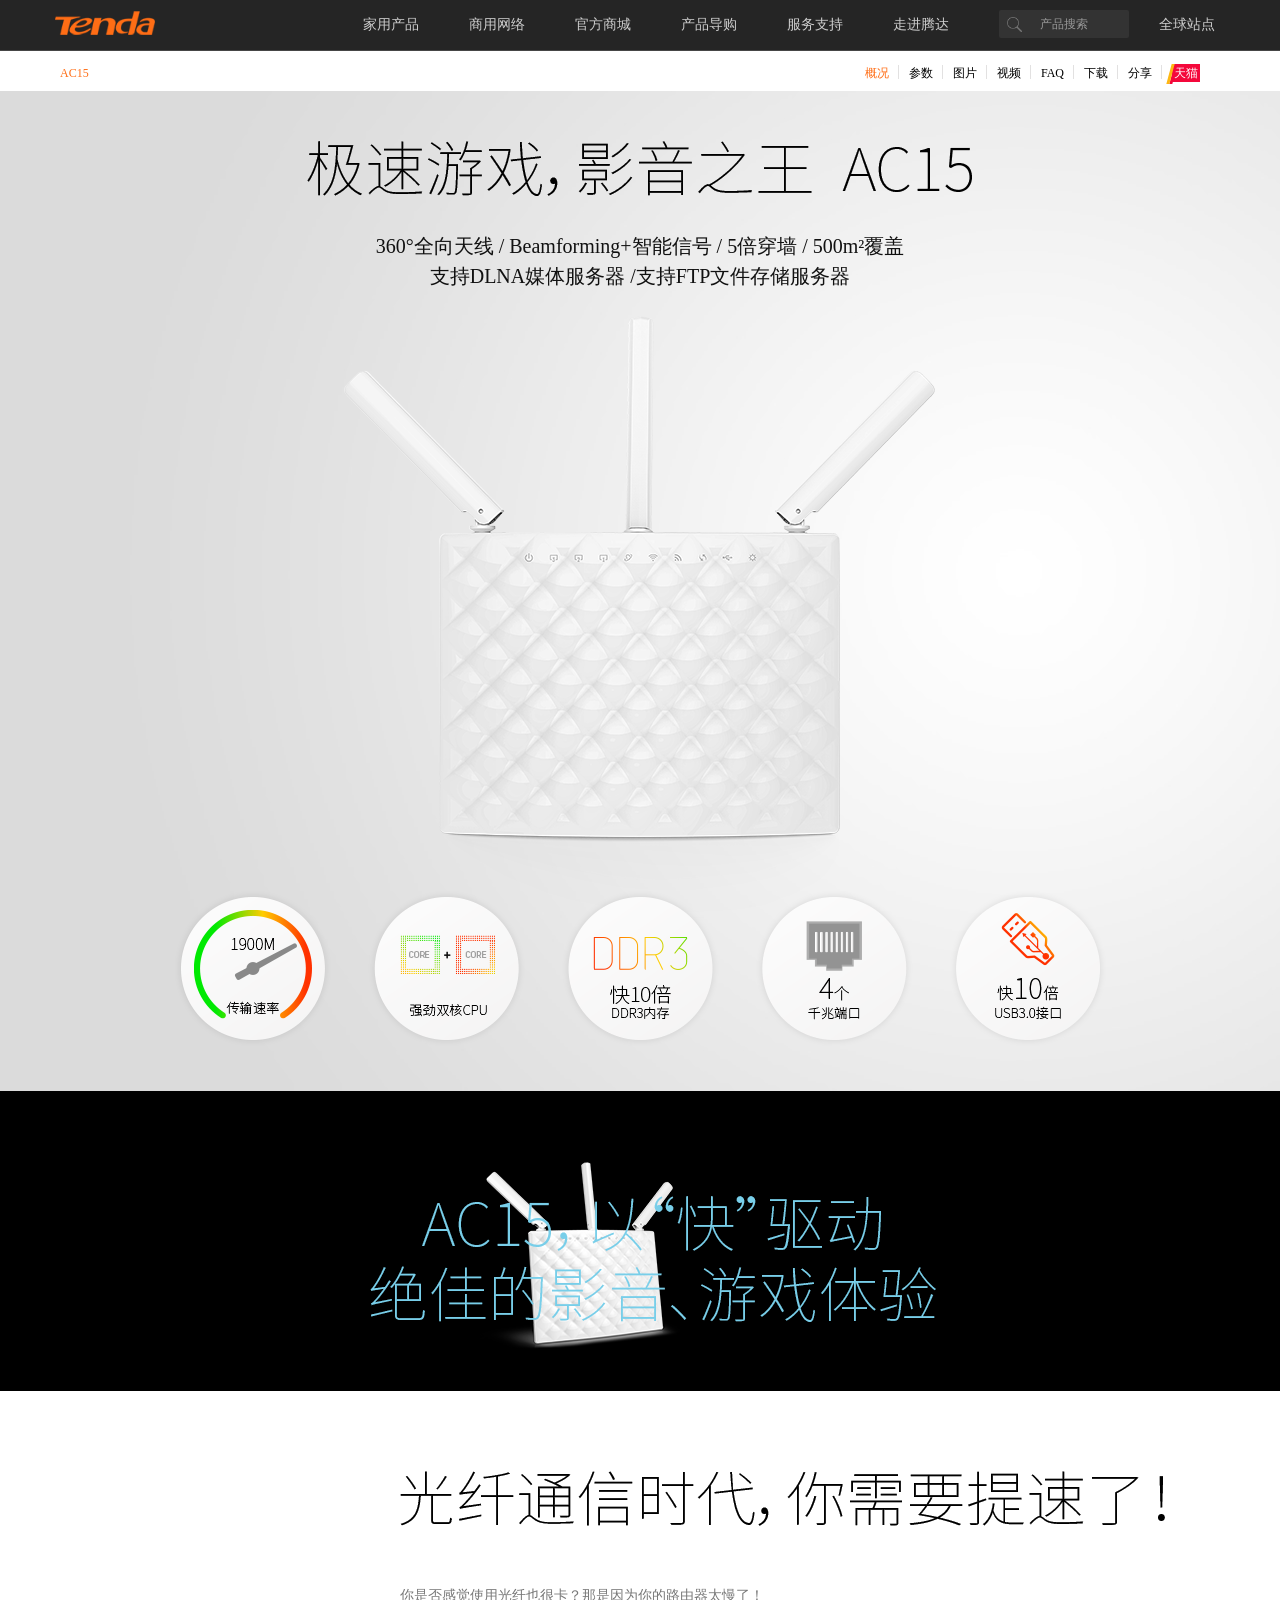
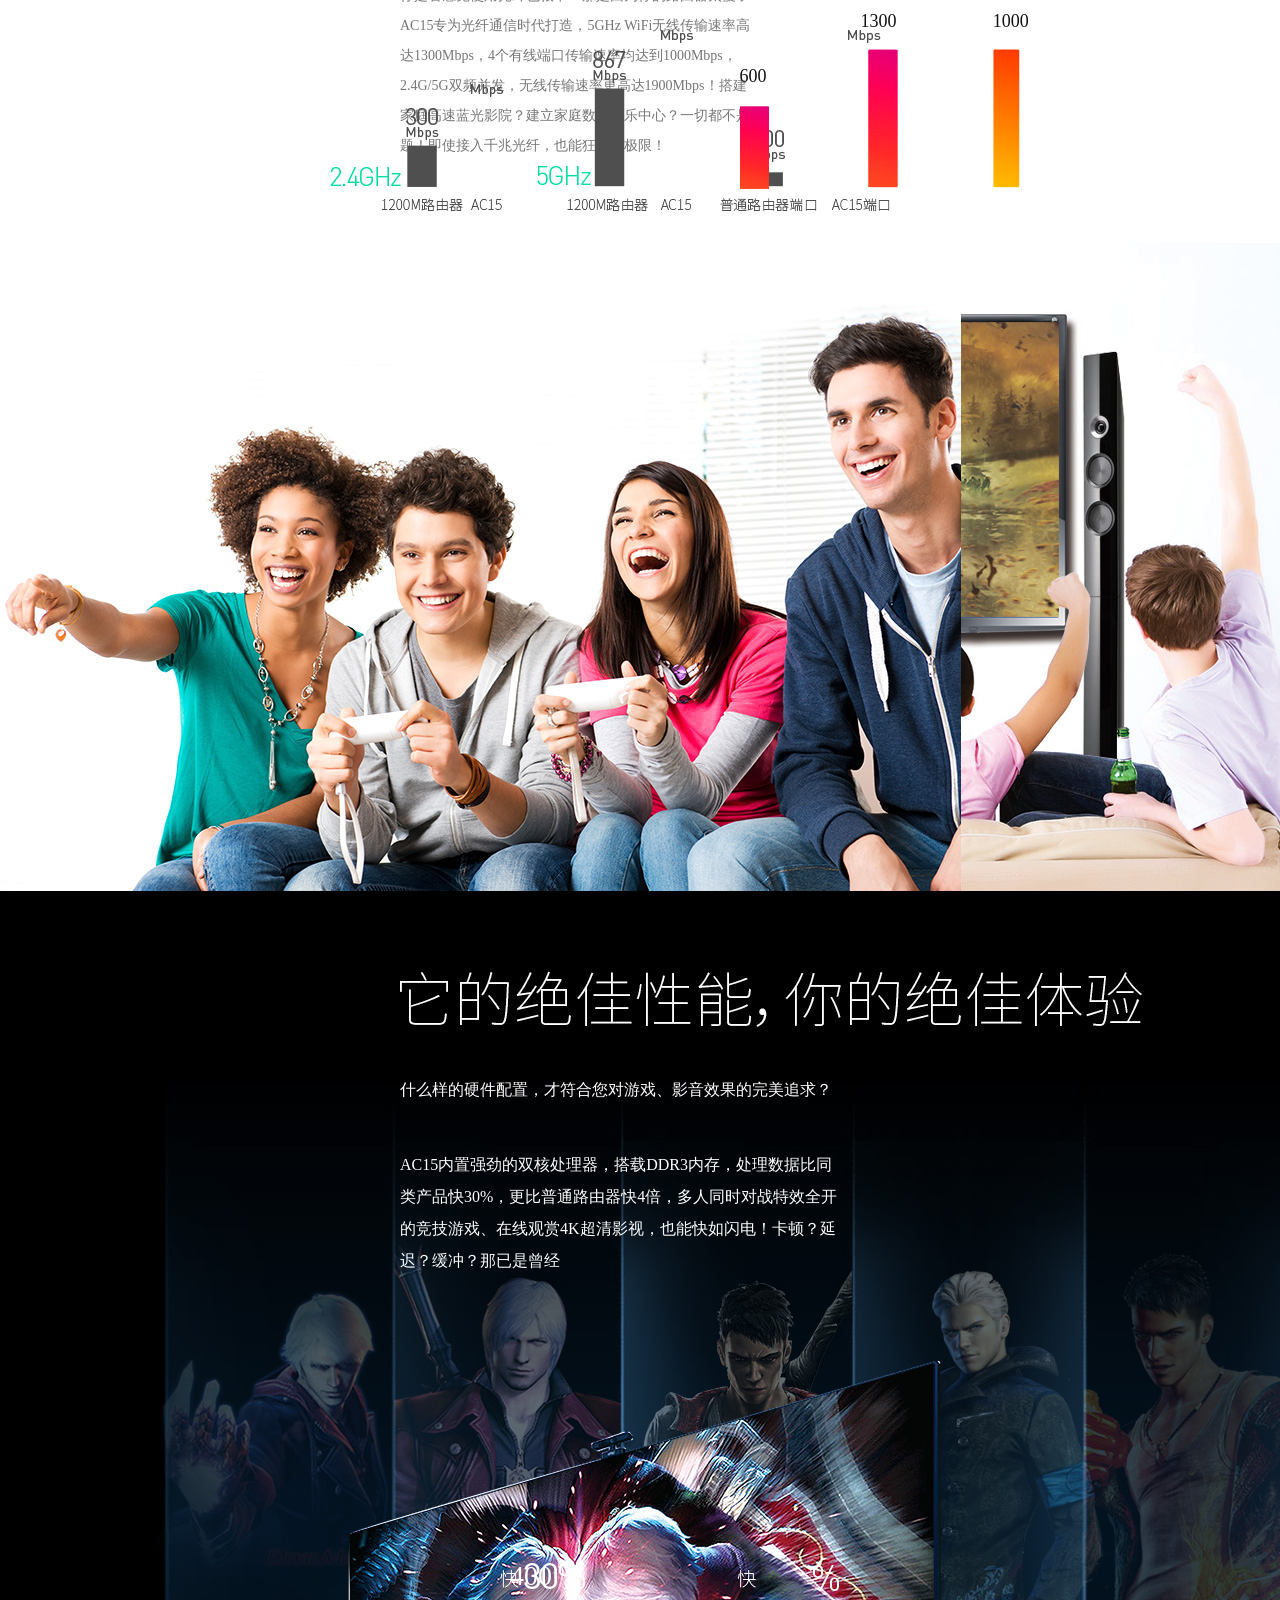
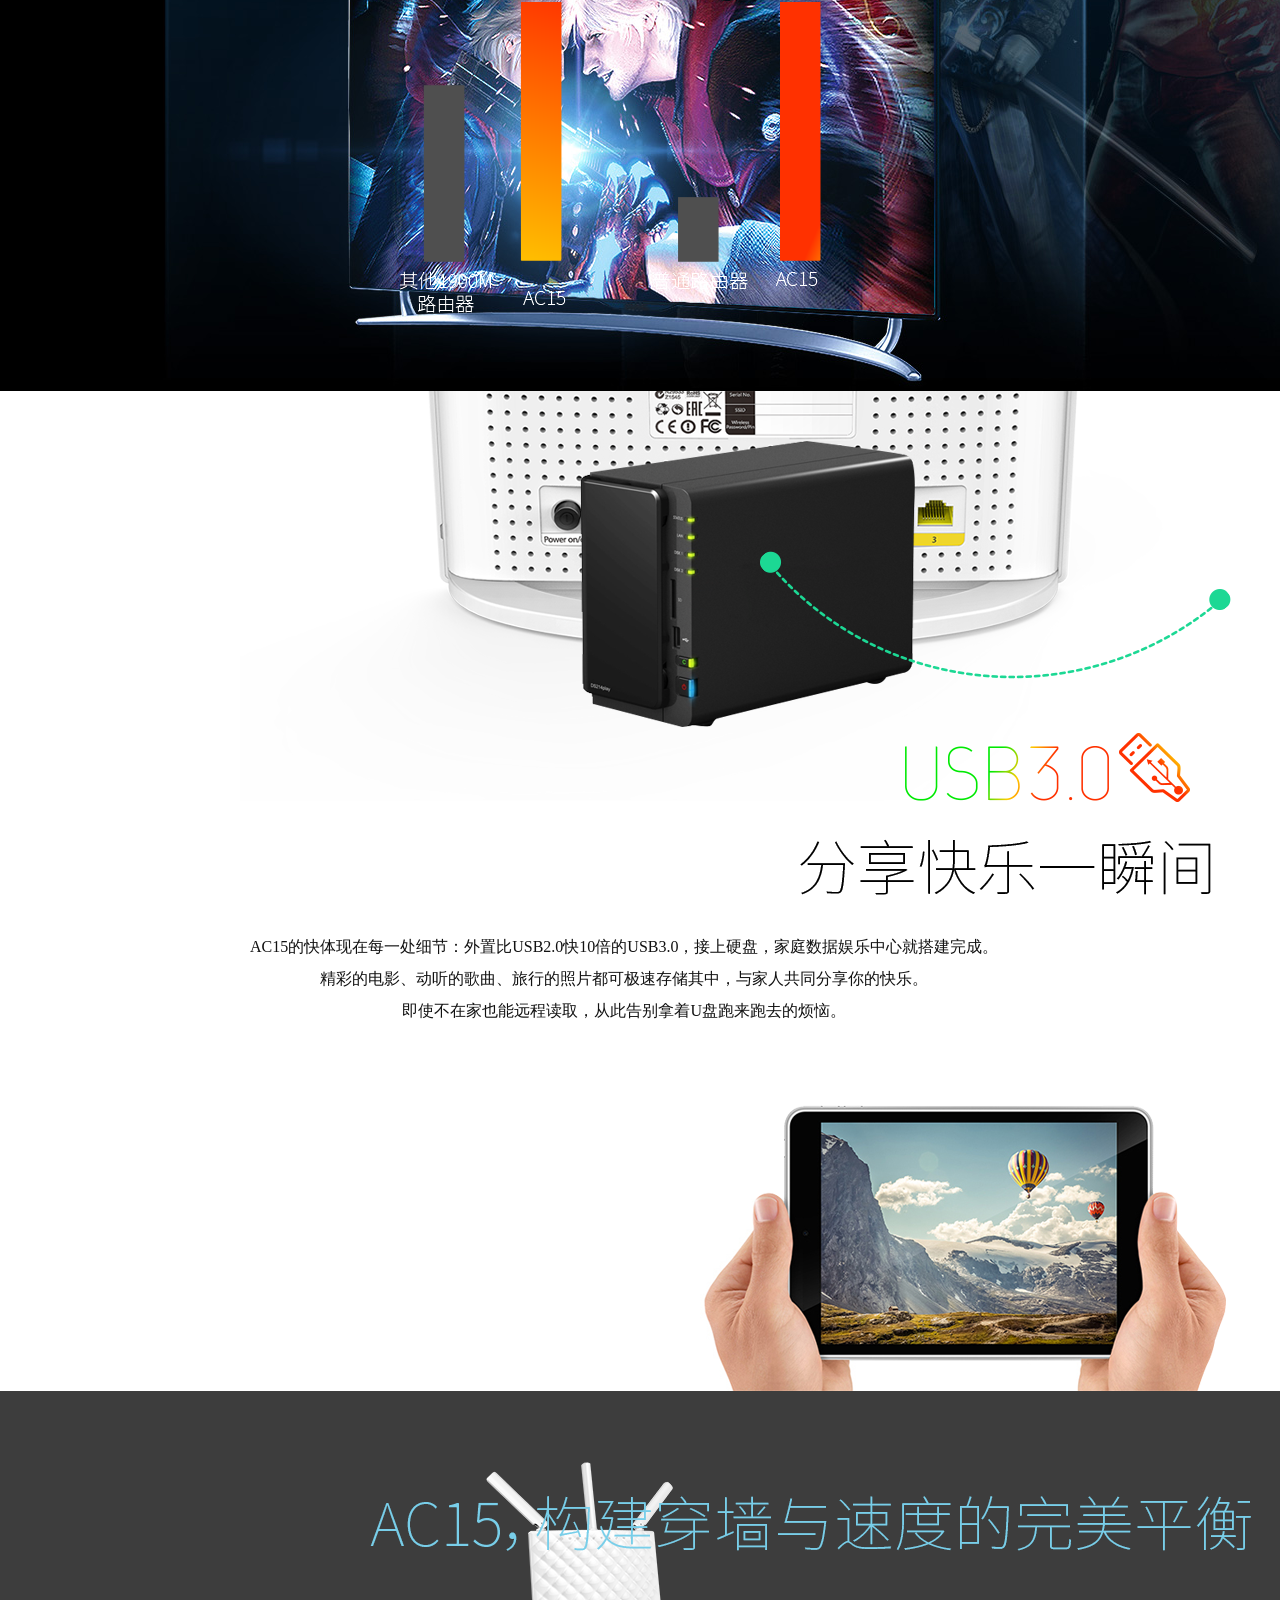
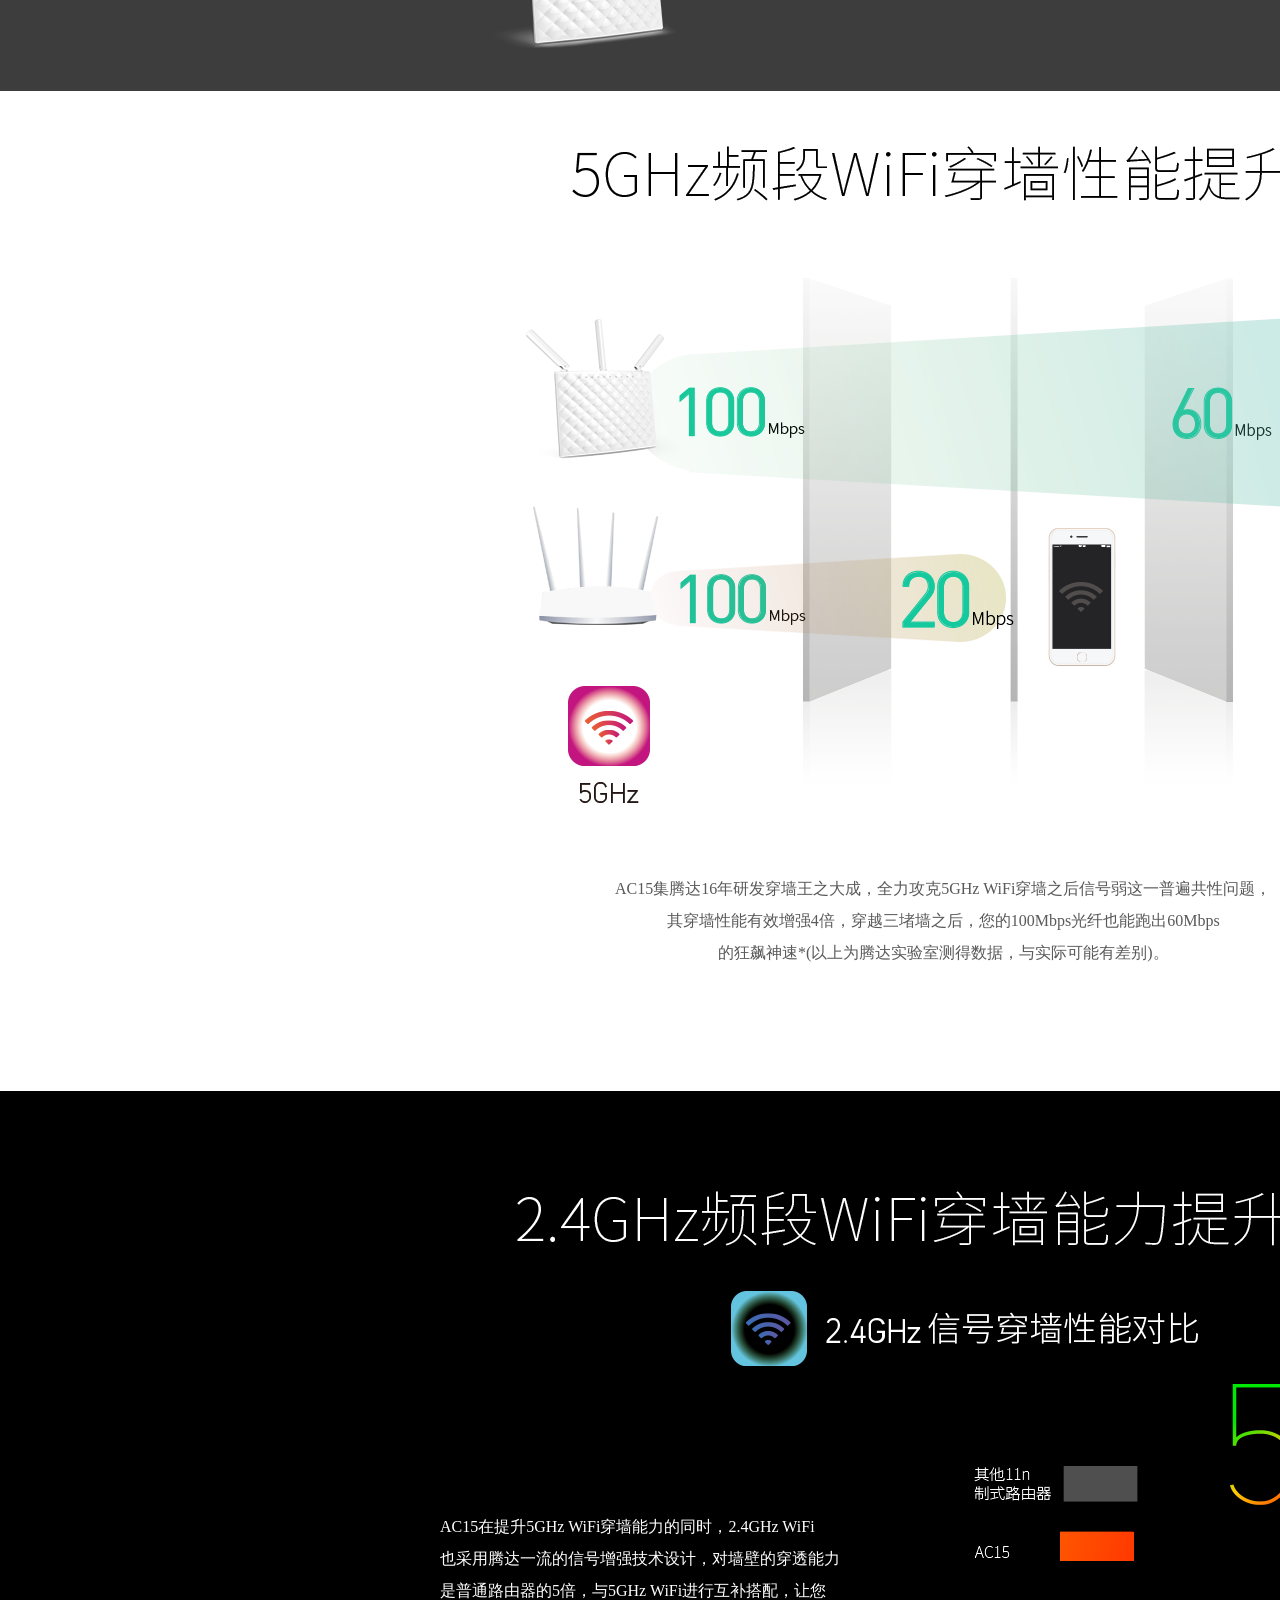
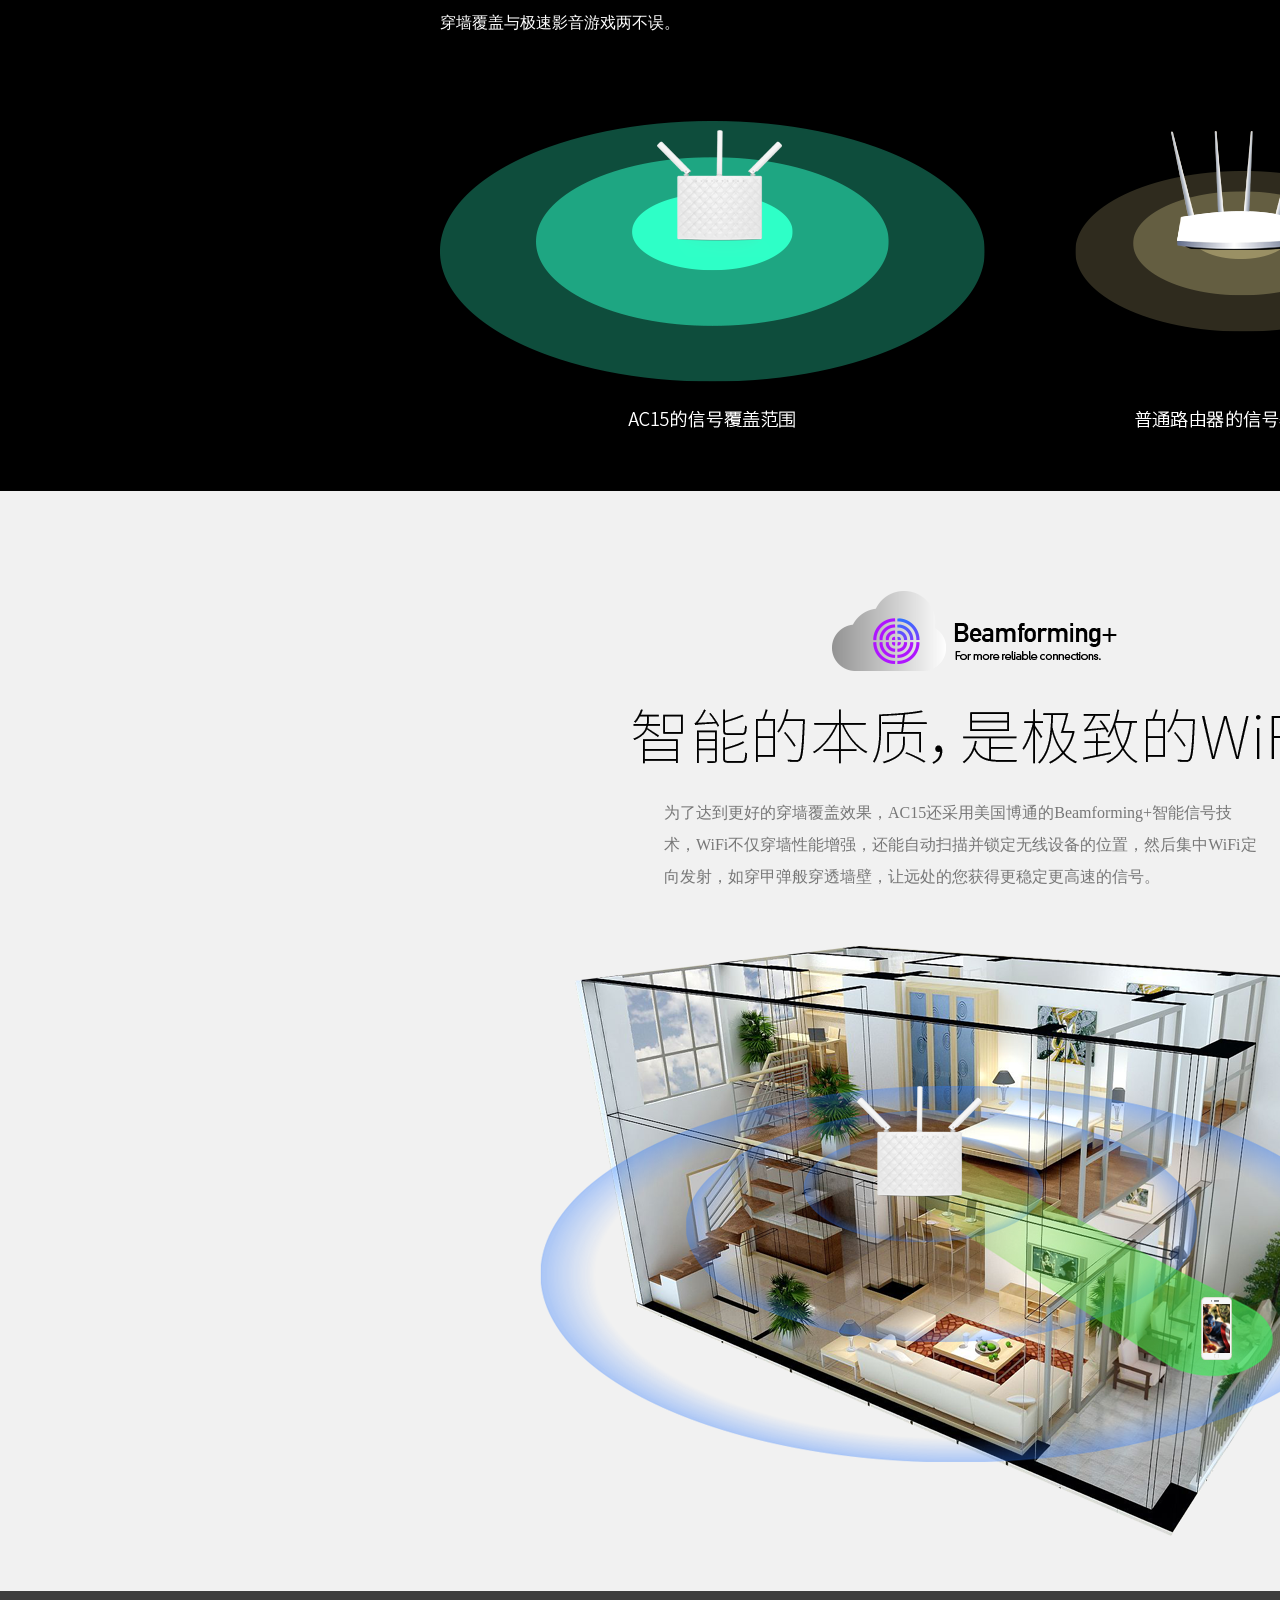
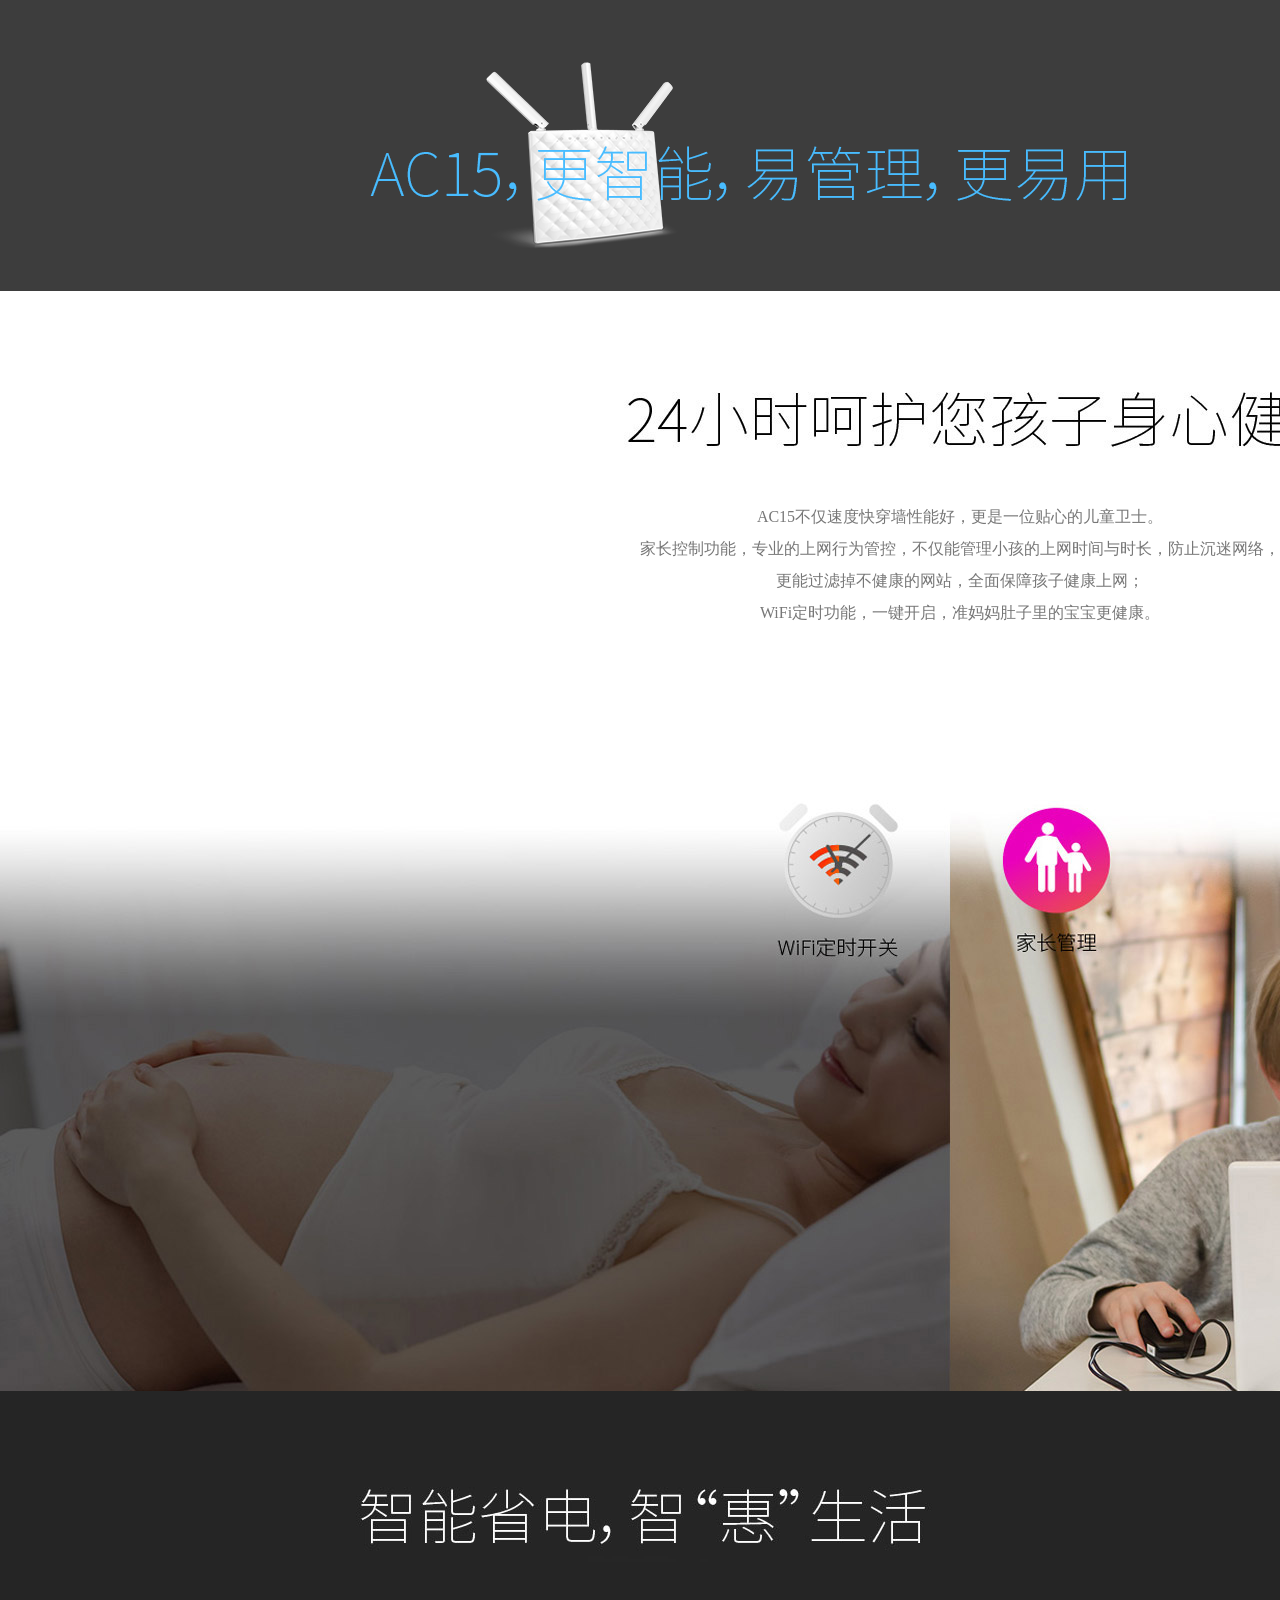
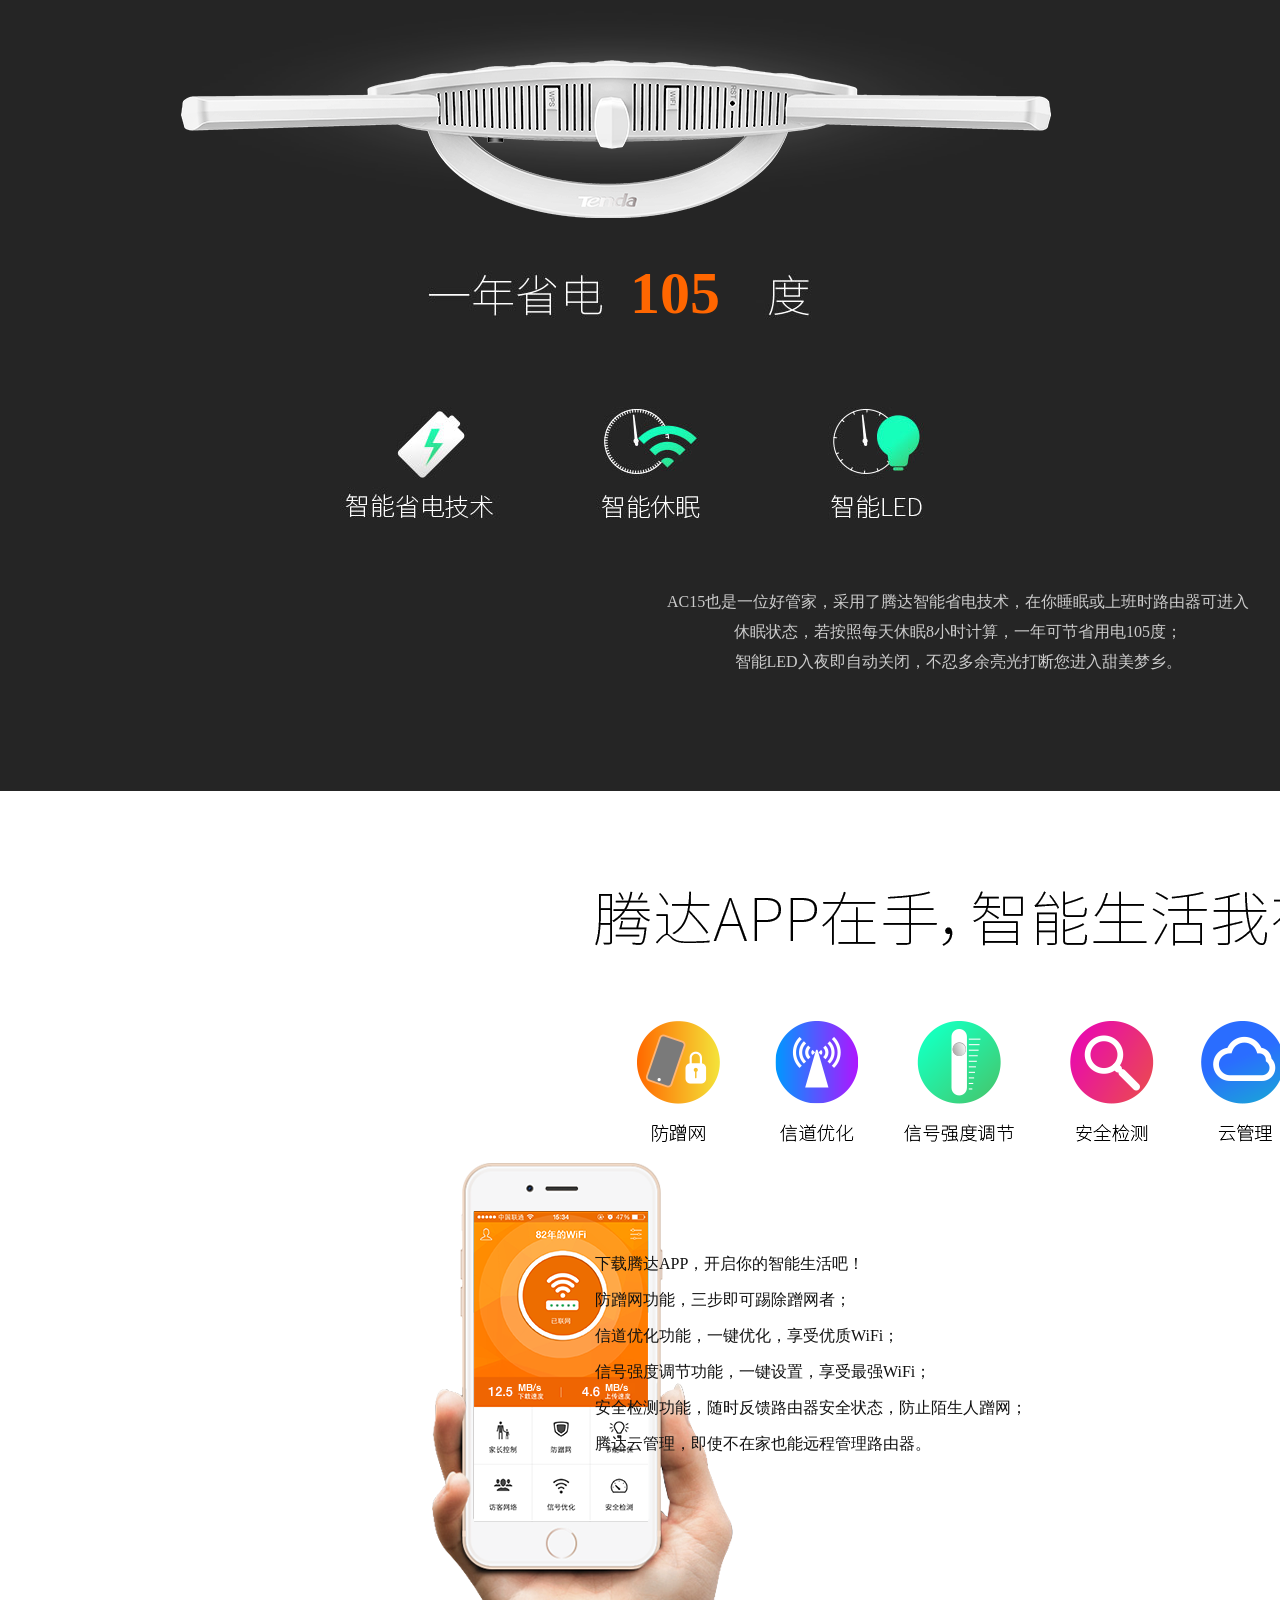
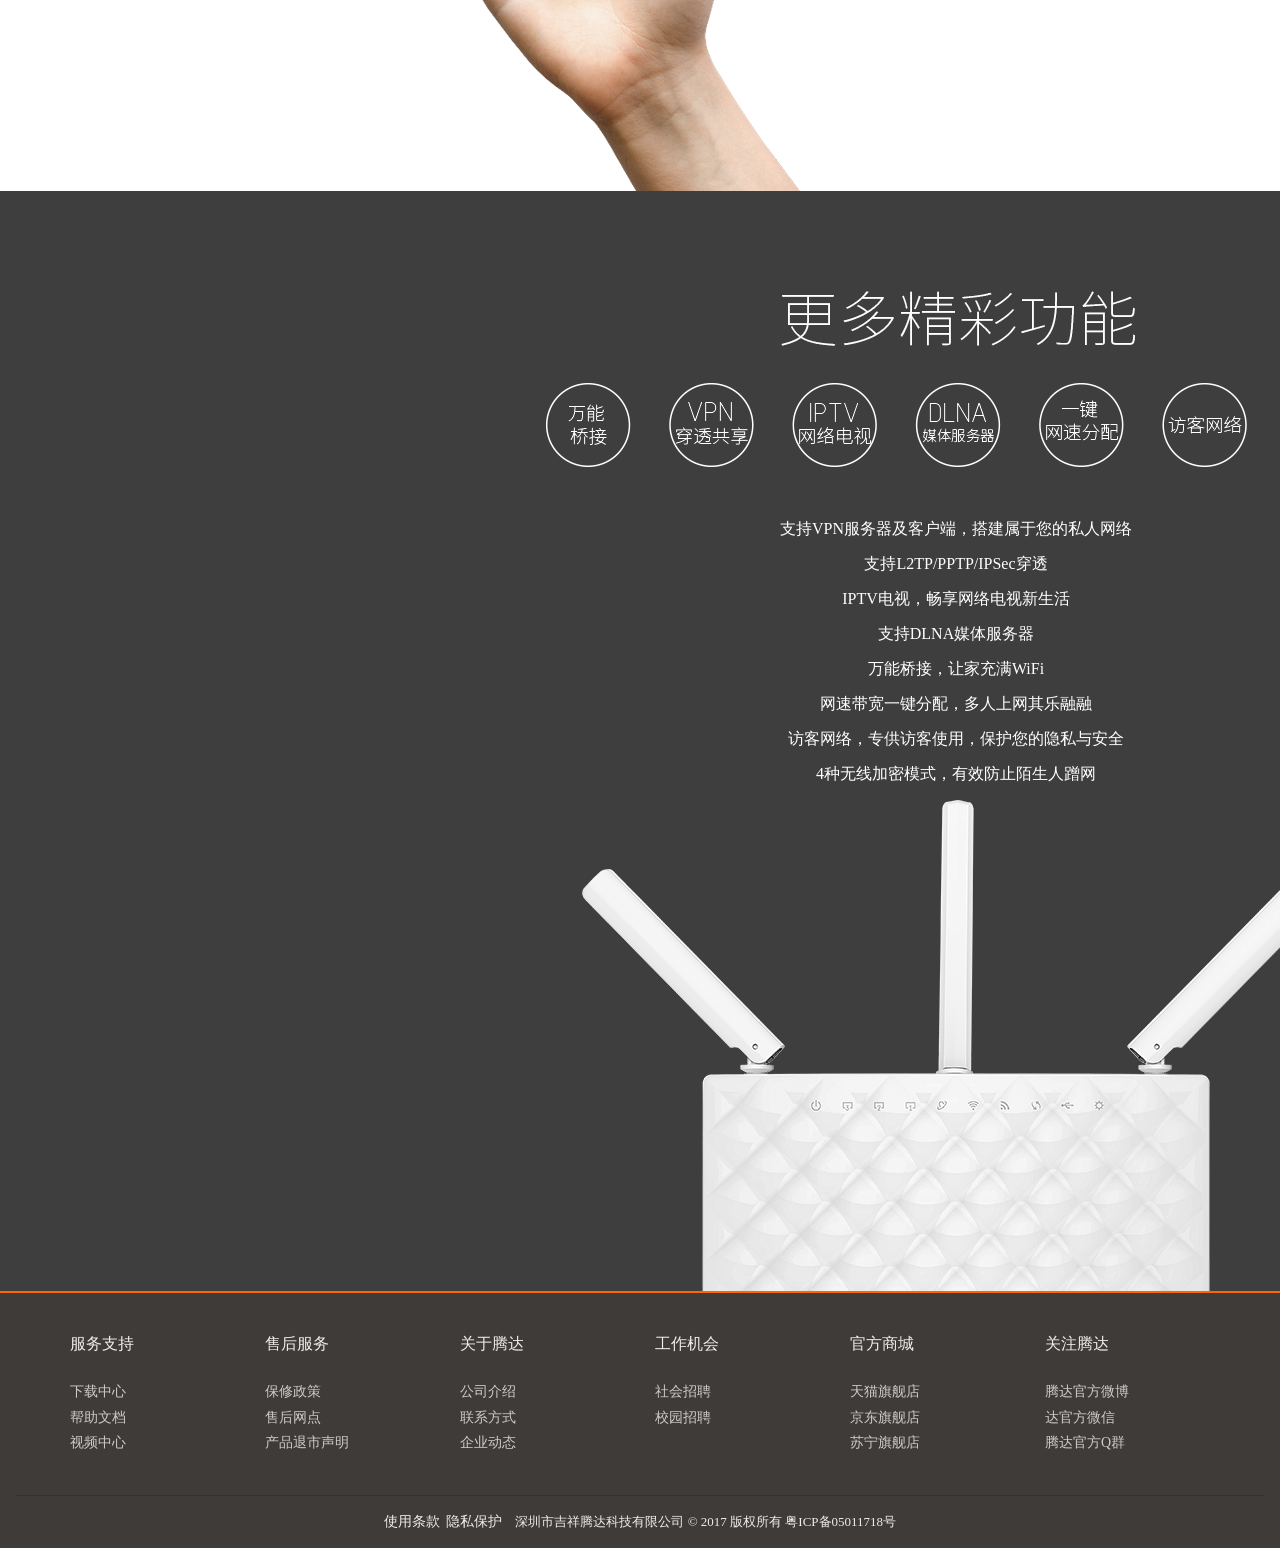
<file: tenda/html/AC15.html>
<!DOCTYPE html>
<html lang="en">
<head>
    <meta charset="UTF-8">
    <title></title>
    <link rel="stylesheet" href="../css/css_public/animate.min.css"/>
    <link rel="stylesheet" href="../css/css_public/bootstrap.css"/>
    <link rel="stylesheet" href="../css/css_public/cssreset-min.css"/>
    <!-- PC端 样式-->
    <link rel="stylesheet" href="../css/css_public/PC_public.css" type="text/css" media="all">
    <!-- Pad端 样式-->
    <link rel="stylesheet" href="../css/css_public/Pad_public.css" type="text/css"
          media="screen and (min-width:768px) and (max-width:991px)"/>
    <!-- Phone端 样式-->
    <link rel="stylesheet" href="../css/css_public/Phone_public.css" media="screen and (max-width:767px)">
    <link rel="stylesheet" href="../css/tenda-ac15.css"/>
    <script src="../js/js_public/jquery-3.1.1.js"></script>
    <script src="../js/js_public/bootstrap.js"></script>
    <script src="../js/js_public/wow.min.js"></script>
    <script src="../js/class.js"></script>
    <script src="../js/AC15.js"></script>
</head>
<body>
<div class="container-fluid box">

    <!--***************************导航条*************-->
    <nav class="navbar navbar-default" id="nav">
        <div class="container my_container">
            <!-- Brand and toggle get grouped for better mobile display -->
            <div class="navbar-header">
                <button type="button" class="navbar-toggle collapsed" id="phone_btn" data-toggle="collapse"
                        data-target="#bs-example-navbar-collapse-1" aria-expanded="false">
                    <span class="icon-bar"></span>
                    <span class="icon-bar"></span>
                    <span class="icon-bar"></span>
                </button>
                <a class="navbar-brand logo" href="../index.html"><!--javascript:location.reload(); 用于刷新当前网页-->
                    <h1 class="logo">Tenda</h1>
                    <img src="../images/index_img/logoy.png">
                </a>
            </div>

            <!-- Collect the nav links, forms, and other content for toggling -->
            <div class="collapse navbar-collapse" id="bs-example-navbar-collapse-1">
                <ul class="nav navbar-nav navbar-right" id="nav_ul">
                    <li id="nav_jyli"><a href="#">家用产品</a></li>
                    <li id="nav_syli"><a href="#">商用网络</a></li>
                    <li id="nav_gfli"><a href="#">官方商城</a></li>
                    <li id="nav_cpli"><a href="#">产品导购</a></li>
                    <li id="nav_fwli"><a href="fw_support.html">服务支持</a></li>
                    <li id="nav_zjli"><a href="#">走进腾达</a></li>
                    <form action="../index.html" method="post" class="navbar-form navbar-left">
                        <div class="form-group search">
                            <input type="text" class="form-control" maxlength="10" id="search" placeholder="产品搜索">
                        </div>
                    </form>
                    <li id="global_sites"><a href="#">全球站点</a></li>
                </ul>
            </div>
            <!-- /.navbar-collapse -->
        </div>
        <!-- /.container-fluid -->
    </nav>

    <!--********************家用产品二级 导航菜单*************************-->
    <div class="container-fluid jysec_nav">
        <ul class="container">
            <li class="jysec_nav_list">
                <a href="javascript:;"><img src="../images/index_img/nav_jy01.png"></a>

                <p href="#">路由器</p>
            </li>
            <li class="jysec_nav_list">
                <a href="javascript:;"><img src="../images/index_img/nav_jy02.png"></a>

                <p href="#">信号放大器</p>
            </li>
            <li class="jysec_nav_list">
                <a href="javascript:;"><img src="../images/index_img/nav_jy03.png"></a>

                <p href="#">无线网卡</p>
            </li>
            <li class="jysec_nav_list">
                <a href="javascript:;"><img src="../images/index_img/nav_jy04.png"></a>

                <p href="#">接入终端</p>
            </li>
            <li class="jysec_nav_list">
                <a href="javascript:;"><img src="../images/index_img/nav_jy05.png"></a>

                <p href="#">3G/4G</p>
            </li>
            <li>
                <a href="javascript:;"><img src="../images/index_img/nav_jy06.png"></a>

                <p href="#">交换机</p>
            </li>
            <li class="jysec_nav_list">
                <a href="javascript:;"><img src="../images/index_img/nav_jy07.png"></a>

                <p href="#">电力线</p>
            </li>
            <li class="jysec_nav_list">
                <a href="javascript:;"><img src="../images/index_img/nav_jy08.png"></a>

                <p href="#">网络摄像机</p>
            </li>
        </ul>
    </div>

    <!--********************官方商城二级 导航菜单*************************-->
    <div class="container-fluid gfsec_nav">
        <ul class="container">
            <li>
                <a href="http://tenda.jd.com/" target="_blank"><img src="../images/index_img/mall_jd.png"></a>

                <p>京东官方旗舰店</p>
            </li>
            <li>
                <a href="http://www.tenda.com.cn/tmall.html" target="_blank"><img
                        src="../images/index_img/mall_tm.png"></a>

                <p>天猫官方旗舰店</p>
            </li>
            <li>
                <a href="http://shop.suning.com/70088489/index.html" target="_blank"><img
                        src="../images/index_img/mall_sn.png"></a>

                <p>苏宁官方旗舰店</p>
            </li>
            <li>
                <a href="http://www.tenda.com.cn/news/8304.html" target="_blank"><img
                        src="../images/index_img/mall_guide.jpg"></a>

                <p>QQ群 : 361716652</p>
            </li>
        </ul>
    </div>
</div>
<nav id="AC15-nav">
    <div class="w">
        <div class="AC15-nav-left fl">
            <a href="#">AC15</a>
        </div>
        <div class="AC15-nav-right fr">
            <ul>
                <li class="current"><a href="#">概况</a></li>
                <li><a href="#">参数</a></li>
                <li><a href="#">图片</a></li>
                <li><a href="#">视频</a></li>
                <li><a href="#">FAQ</a></li>
                <li><a href="#">下载</a></li>
                <li><a href="#">分享</a></li>
                <li><a href="#">天猫</a></li>
            </ul>
        </div>
    </div>
</nav>
<section id="AC15-banner">
    <h4>360°全向天线 / Beamforming+智能信号 / 5倍穿墙 / 500m²覆盖<br/>
        支持DLNA媒体服务器 /支持FTP文件存储服务器</h4>
    <ul>
        <li><img src="../images/AC15/A4.png" alt=""/></li>
        <li><img src="../images/AC15/A1.png" class="pulse wow" Data-wow-duration="3S" alt=""/></li>
        <li><img src="../images/AC15/A2.png" class="slideInUp wow" Data-wow-duration="2S" Data-wow-dalay="1s" alt=""/></li>
    </ul>
</section>
<div class="AC15-title">
    <img src="../images/AC15/B1.png" alt=""/>
    <img src="../images/AC15/B2.png" alt=""/>
</div>
<section id="AC15-speed">
    <h4>你是否感觉使用光纤也很卡？那是因为你的路由器太慢了！<br/>
        AC15专为光纤通信时代打造，5GHz WiFi无线传输速率高<br/>
        达1300Mbps，4个有线端口传输速率均达到1000Mbps，<br/>
        2.4G/5G双频并发，无线传输速率更高达1900Mbps！搭建<br/>
        家庭高速蓝光影院？建立家庭数据娱乐中心？一切都不是难<br/>
        题！即使接入千兆光纤，也能狂飙无极限！
    </h4>
    <ul>
        <li><img src="../images/AC15/C0.png" alt=""/></li>
        <li><img src="../images/AC15/c1.jpg" alt=""/></li>
        <li><img src="../images/AC15/c2.jpg" alt=""/></li>
        <li><img src="../images/AC15/c3.png" alt=""/></li>
    </ul>
    <ol>
        <li><img src="../images/AC15/c3-1.png" class="slideInUp wow" Data-wow-duration="3S" alt=""/></li>
        <li><img src="../images/AC15/c3-2.png" class="slideInUp wow" Data-wow-duration="3S" alt=""/></li>
        <li><img src="../images/AC15/c3-3.png" class="slideInUp wow" Data-wow-duration="3S" alt=""/></li>
    </ol>
    <div class="number">
        <span>600</span>
        <span>1300</span>
        <span>1000</span>
    </div>
</section>
<section id="AC15-game">
    <div class="AC15-game-title">
        <h4>什么样的硬件配置，才符合您对游戏、影音效果的完美追求？</h4>
        <p>AC15内置强劲的双核处理器，搭载DDR3内存，处理数据比同<br/>
            类产品快30%，更比普通路由器快4倍，多人同时对战特效全开<br/>
            的竞技游戏、在线观赏4K超清影视，也能快如闪电！卡顿？延<br/>
            迟？缓冲？那已是曾经
        </p>
    </div>
    <ul>
        <li><img src="../images/AC15/D2.jpg" alt=""/></li>
        <li><img src="../images/AC15/d1.png" alt=""/></li>
        <li><img src="../images/AC15/d3.png" alt=""/></li>
    </ul>
    <ol>
        <li><img src="../images/AC15/cd-1.png" class="slideInUp wow" Data-wow-duration="3S" alt=""/></li>
        <li><img src="../images/AC15/cd-2.png" class="slideInUp wow" Data-wow-duration="3S" alt=""/></li>
    </ol>
    <span>400</span>
</section>
<section id="AC15-USB">
    <ul>
        <li><img src="../images/AC15/f1.png" alt=""/></li>
        <li><img src="../images/AC15/f2.png" alt=""/></li>
        <li class="wow chartLine" Data-wow-duration="2S" Data-wow-dalay="1s" style="overflow: hidden;"><img src="../images/AC15/f3.png" alt=""/></li>
        <li><img src="../images/AC15/f4.png" class="pulse wow" Data-wow-duration="3S" alt=""/></li>
        <li><img src="../images/AC15/f5.png" class="pulse wow" Data-wow-duration="3S" alt=""/></li>
    </ul>
    <h3>
        AC15的快体现在每一处细节：外置比USB2.0快10倍的USB3.0，接上硬盘，家庭数据娱乐中心就搭建完成。<br/>
        精彩的电影、动听的歌曲、旅行的照片都可极速存储其中，与家人共同分享你的快乐。<br/>
        即使不在家也能远程读取，从此告别拿着U盘跑来跑去的烦恼。<br/>
    </h3>
</section>
<div class="AC15-title" style="background: #3d3d3d;">
    <img src="../images/AC15/e1.png" alt=""/>
    <img src="../images/AC15/e2.png" alt=""/>
</div>
<section id="AC15-5G">
    <img src="../images/AC15/g1.png" alt=""/>
    <h4>
        AC15集腾达16年研发穿墙王之大成，全力攻克5GHz WiFi穿墙之后信号弱这一普遍共性问题，<br/>
        其穿墙性能有效增强4倍，穿越三堵墙之后，您的100Mbps光纤也能跑出60Mbps<br/>
        的狂飙神速*(以上为腾达实验室测得数据，与实际可能有差别)。<br/>
    </h4>
</section>
<section id="AC15-GHz">
    <ul>
        <li><img src="../images/AC15/h1.png" alt=""/></li>
        <li class="AC15-WiFi-progress"><img src="../images/AC15/h2.png" alt=""/></li>
    </ul>
    <h4>
        AC15在提升5GHz WiFi穿墙能力的同时，2.4GHz WiFi<br/>
        也采用腾达一流的信号增强技术设计，对墙壁的穿透能力<br/>
        是普通路由器的5倍，与5GHz WiFi进行互补搭配，让您<br/>
        穿墙覆盖与极速影音游戏两不误。
    </h4>
</section>
<section id="AC15-Beam">
    <img src="../images/AC15/i1.png" alt=""/>
    <h3>
        为了达到更好的穿墙覆盖效果，AC15还采用美国博通的Beamforming+智能信号技<br/>
        术，WiFi不仅穿墙性能增强，还能自动扫描并锁定无线设备的位置，然后集中WiFi定<br/>
        向发射，如穿甲弹般穿透墙壁，让远处的您获得更稳定更高速的信号。
    </h3>
</section>
<div class="AC15-title" style="background: #3d3d3d;">
    <img src="../images/AC15/e1.png" alt=""/>
    <img src="../images/AC15/i2.png" style="top: 200px" alt=""/>
</div>
<section id="AC15-timer">
    <img src="../images/AC15/j1.jpg" alt=""/>
    <h4>
        AC15不仅速度快穿墙性能好，更是一位贴心的儿童卫士。<br/>
        家长控制功能，专业的上网行为管控，不仅能管理小孩的上网时间与时长，防止沉迷网络，<br/>
        更能过滤掉不健康的网站，全面保障孩子健康上网；<br/>
        WiFi定时功能，一键开启，准妈妈肚子里的宝宝更健康。
    </h4>
</section>
<section id="AC15-105">
    <ul>
        <li><img src="../images/AC15/k1.jpg" alt=""/></li>
        <li class="wow zhuan"><img src="../images/AC15/k2.png" alt=""/></li>
    </ul>
    <span>105</span>
    <h4>AC15也是一位好管家，采用了腾达智能省电技术，在你睡眠或上班时路由器可进入<br/>
        休眠状态，若按照每天休眠8小时计算，一年可节省用电105度；<br/>
        智能LED入夜即自动关闭，不忍多余亮光打断您进入甜美梦乡。
    </h4>
</section>
<section id="AC15-app">
    <ul>
        <li><img src="../images/AC15/l1.png" alt=""/></li>
        <li ><img src="../images/AC15/l2.png" class="pulse wow" Data-wow-duration="4S" alt=""/></li>
    </ul>
    <h4>
        下载腾达APP，开启你的智能生活吧！<br/>
        防蹭网功能，三步即可踢除蹭网者；<br/>
        信道优化功能，一键优化，享受优质WiFi；<br/>
        信号强度调节功能，一键设置，享受最强WiFi；<br/>
        安全检测功能，随时反馈路由器安全状态，防止陌生人蹭网；<br/>
        腾达云管理，即使不在家也能远程管理路由器。
    </h4>
</section>
<section id="AC15-vpn">
    <ul>
        <li><img src="../images/AC15/m1.png" alt=""/></li>
        <li><img src="../images/AC15/m2.png" alt=""/></li>
    </ul>
    <h4>
        支持VPN服务器及客户端，搭建属于您的私人网络<br/>
        支持L2TP/PPTP/IPSec穿透<br/>
        IPTV电视，畅享网络电视新生活<br/>
        支持DLNA媒体服务器<br/>
        万能桥接，让家充满WiFi<br/>
        网速带宽一键分配，多人上网其乐融融<br/>
        访客网络，专供访客使用，保护您的隐私与安全<br/>
        4种无线加密模式，有效防止陌生人蹭网
    </h4>
</section>
<!--******************************尾部*****************************-->
<div class="container-fluid footer">
    <div class="container">
        <div class="row Phone_footer">
            <ul class="col-xs-2 col-sm-2 col-md-2">
                <span>服务支持</span>
                <li><a href="#" target="_blank">下载中心</a></li>
                <li><a href="#" target="_blank">帮助文档</a></li>
                <li><a href="#" target="_blank">视频中心</a></li>
            </ul>
            <ul class="col-xs-2 col-sm-2 col-md-2">
                <span>售后服务</span>
                <li><a href="#" target="_blank">保修政策</a></li>
                <li><a href="#" target="_blank">售后网点</a></li>
                <li><a href="#" target="_blank">产品退市声明</a></li>
            </ul>
            <ul class="col-xs-2 col-sm-2 col-md-2">
                <span>关于腾达</span>
                <li><a href="#" target="_blank">公司介绍</a></li>
                <li><a href="#" target="_blank">联系方式</a></li>
                <li><a href="#" target="_blank">企业动态</a></li>
            </ul>
            <ul class="col-xs-2 col-sm-2 col-md-2">
                <span>工作机会</span>
                <li><a href="#" target="_blank">社会招聘</a></li>
                <li><a href="#" target="_blank">校园招聘</a></li>
            </ul>
            <ul class="col-xs-2 col-sm-2 col-md-2">
                <span>官方商城</span>
                <li><a href="#" target="_blank">天猫旗舰店</a></li>
                <li><a href="#" target="_blank">京东旗舰店</a></li>
                <li><a href="#" target="_blank">苏宁旗舰店</a></li>
            </ul>
            <ul class="col-xs-2 col-sm-2 col-md-2">
                <span>关注腾达</span>
                <li><a href="#" target="_blank">腾达官方微博</a></li>
                <li><a href="#" target="_blank">达官方微信</a></li>
                <li><a href="#" target="_blank">腾达官方Q群</a></li>
            </ul>
        </div>
    </div>
    <div class="copy_line"></div>
    <div class="container-fluid row copy">
        <div class="col-xs-12 col-sm-12 col-md-12">
            <p>
                <a href="#" target="_blank">使用条款</a>&nbsp;
                <a href="#" target="_blank">隐私保护</a>&nbsp;&nbsp;&nbsp;
                深圳市吉祥腾达科技有限公司 &copy; 2017 版权所有 粤ICP备05011718号
            </p>
        </div>
    </div>
</div>

<!--***************************返回顶部*****************************-->
<div id="to_Top">
    <span></span>
</div>
</body>
<!--[if lt IE 9]>
<script src="https://oss.maxcdn.com/libs/html5shiv/3.7.0/html5shiv.js"></script>
<script src="https://oss.maxcdn.com/libs/respond.js/1.3.0/respond.min.js"></script>
<![endif]-->
<script src="../js/js_public/public.js"></script>
</html>
</file>
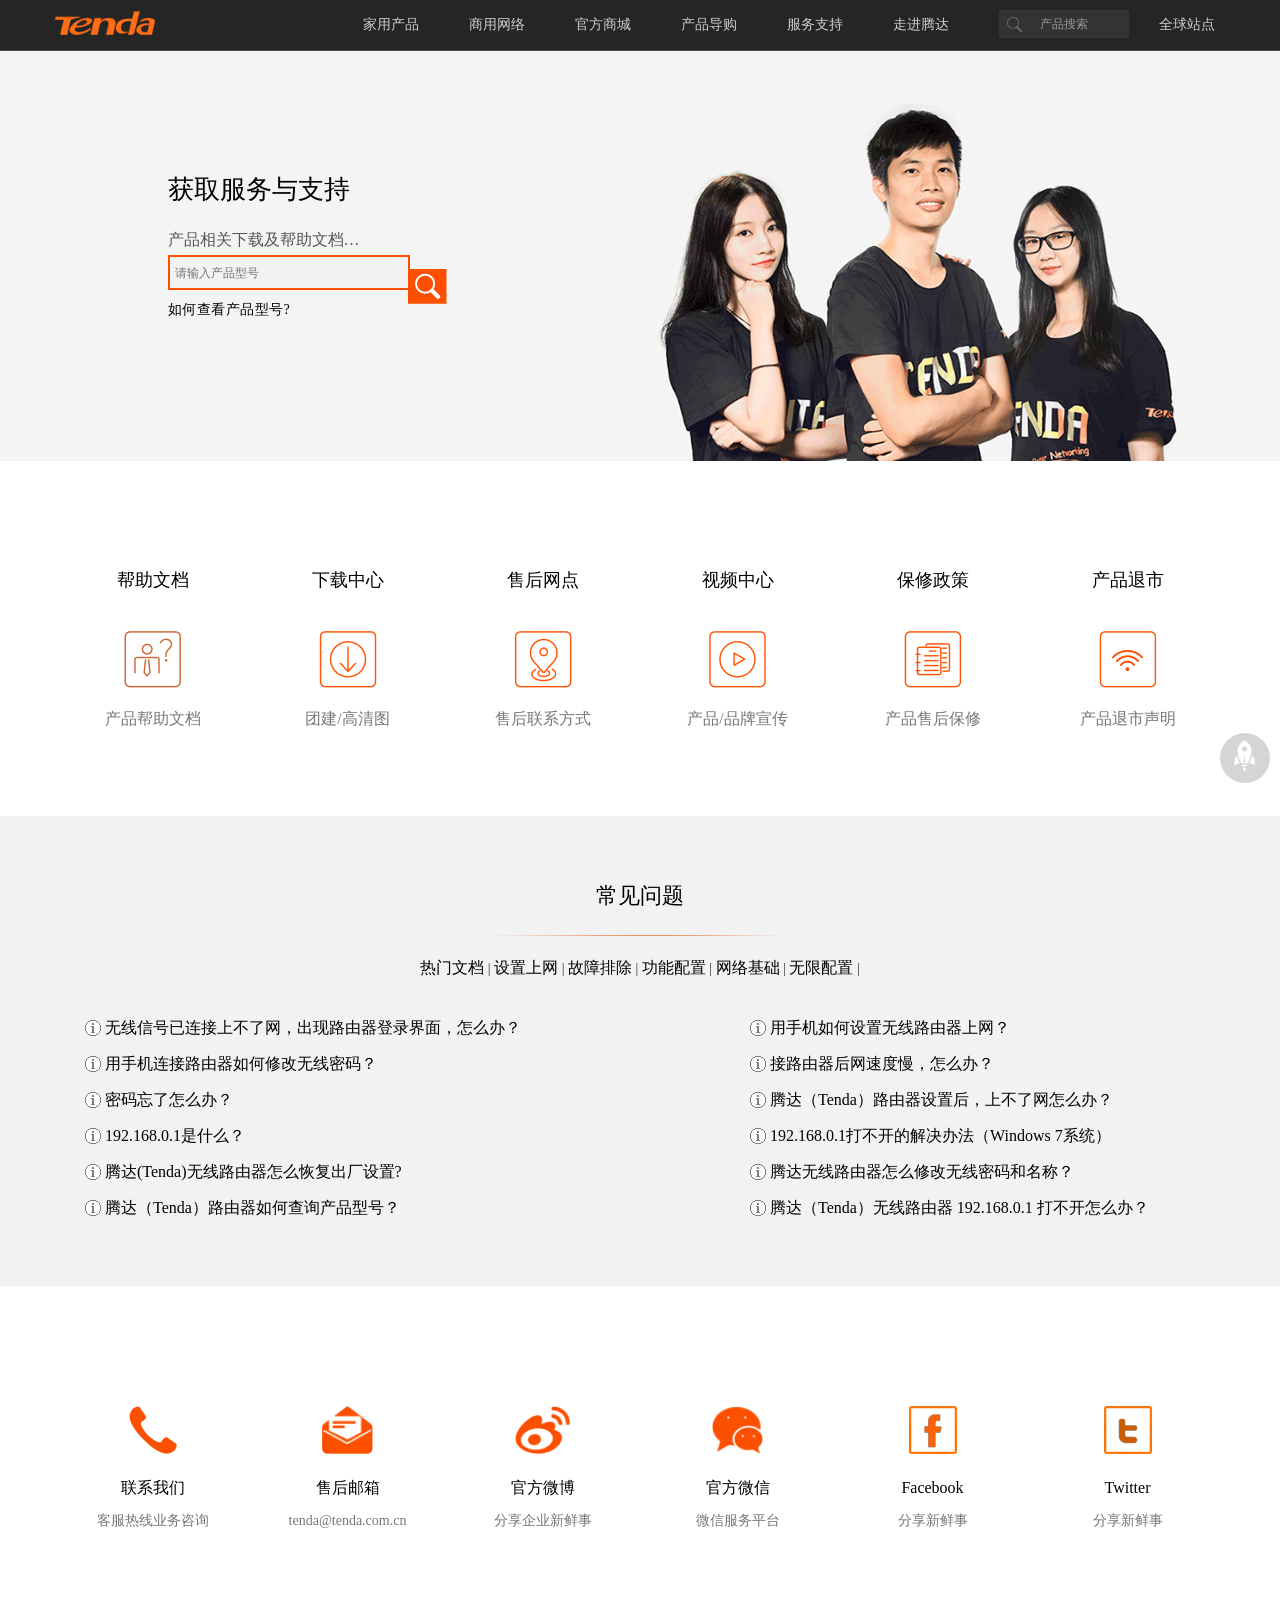
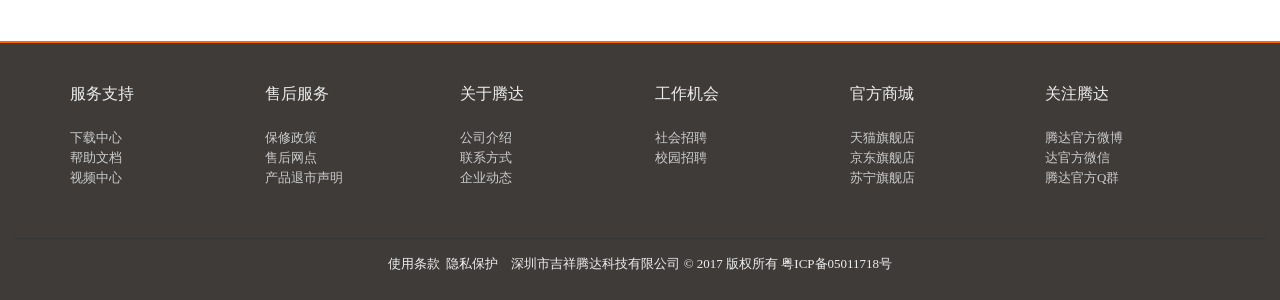
<file: tenda/html/fw_support.html>
<!DOCTYPE html>
<html lang="en">
<head>
<meta charset="UTF-8">
<title>服务支持,自助服务,帮助文档,下载中心_腾达(Tenda)官网</title>
<link rel="stylesheet" href="../css/css_public/bootstrap.css">

<!-- PC端 样式-->
<link rel="stylesheet" href="../css/css_public/PC_public.css" type="text/css" media="all">
<link rel="stylesheet" href="../css/PC_index.css" type="text/css" media="all">
<!-- Pad端 样式-->
<link rel="stylesheet" href="../css/css_public/Pad_public.css" type="text/css" media="screen and (min-width:768px) and (max-width:991px)" />
<link rel="stylesheet" href="../css/Pad_index.css" type="text/css" media="screen and (min-width:768px) and (max-width:991px)" />
<!-- Phone端 样式-->
<link rel="stylesheet" href="../css/css_public/Phone_public.css" media="screen and (max-width:767px)">
<link rel="stylesheet" href="../css/Phone_index.css" media="screen and (max-width:767px)">

<script src="../js/js_public/jquery-3.1.1.js"></script>
<script src="../js/js_public/bootstrap.js"></script>

<style>
    /***********************获取服务与支持****************************/
    .get_support{
        padding-top:47px;
        width: 100%;
        background: #F4F4F4;
    }
    .get_support_search h3{
        font-size: 26px;
        margin-top: 3em;
        color:#000;
    }
    .get_support_search p{
        font-size: 16px;
        margin-top: 1.5em;
        margin-bottom:4px;
        color: #555;
    }
    .get_support_search input:nth-child(1){
        font-family:"宋体";
        border: 2px solid #FD4F00;
        background-color: #f2f2f2;
        width: 242px;
        height: 30px;
        line-height: 30px;
        overflow: hidden;
        padding: 15.5px 5px;
        margin: 0;
        font-size: 12px;
    }
    #search_Btn{
        width: 39px;
        height: 35px;
        background:url("../images/fw_support/btnfaq.png")no-repeat;
        position: relative;
        left:-5px;
        top:14px;
    }
    .get_support_search a{
        display: block;
        margin-top:10px;
        color:#000;
        font-size:14px;
        letter-spacing:0.5px;
    }
    .get_support_search a:hover{
        color:#FD4F00;
    }
    .get_support_bg img{
        width: 95%;
    }

    /*************************各项服务*****************************/
    .var_services{
        background: #fff;
        padding:100px 0 75px 0;
    }
    .services_list{
        text-align: center;
    }
    .services_list a h4{
        font-family:"微软雅黑";
        color:#000;
        padding-bottom:30px;
    }
    .services_list a img{
        padding-bottom:20px;
    }
    .services_list a p{
        color:#777777;
        font-size:16px;
        font-family:"微软雅黑";
    }

    /***********************常见问题************************/
    .serve_list{
        padding-bottom:30px;
    }
    .Fre_Ask_Quest{
        width: 100%;
        background: #f2f2f2;
        padding-bottom:50px;
    }
    .content{
        text-align: center;
    }
    .content .sec_title{
        margin-top:68px;
        font-size:22px;
        color:#000;
    }
    .content em{
        font-style: normal;
    }
    .content a{
        color:#000;
        font-size:16px;
    }
    .content a:hover{
        color:#fd4f00;
    }
    .title_line{
        /*background:url("../images/index_img/lineb.png")no-repeat center 0;*/
        margin:17px 0 21px 0;
    }
    .FAQ_list ul li{
        background:url("../images/fw_support/FAQ_icon.png")no-repeat left center;
        line-height:35px;
    }
    .FAQ_list ul li a{
        margin-left:20px;
        font-size:16px;
        color:#000;
    }
    .FAQ_list ul li a:hover{
        color:#fd4f00;
    }

    /**********************联系方式************************/
    .contact_way{
        background: #fff;
        padding:120px 0 100px 0;
    }
    .contact_list{
        text-align: center;
    }
    .contact_list img{
        height: 48px;
    }
    .contact_list h4{
        padding:15px 0 5px 0;
        font-size:16px;
        color:#000000;
    }
    .contact_list p{
        font-size: 14px;
        color:#777777;
    }
</style>
</head>
<body>
<!--***************************导航条*********************-->
<nav class="navbar navbar-default" id="nav">
    <div class="container my_container">
        <!-- Brand and toggle get grouped for better mobile display -->
        <div class="navbar-header">
            <button type="button" class="navbar-toggle collapsed" data-toggle="collapse" data-target="#bs-example-navbar-collapse-1" aria-expanded="false">
                <span class="sr-only">Toggle navigation</span>
                <span class="icon-bar"></span>
                <span class="icon-bar"></span>
                <span class="icon-bar"></span>
            </button>
            <a class="navbar-brand logo" href="../index.html"><!--javascript:location.reload(); 用于刷新当前网页-->
                <h1 class="logo">Tenda</h1>
                <img src="../images/index_img/logoy.png">
            </a>
        </div>

        <!-- Collect the nav links, forms, and other content for toggling -->
        <div class="collapse navbar-collapse" id="bs-example-navbar-collapse-1">
            <ul class="nav navbar-nav navbar-right" id="nav_ul">
                <li id="nav_jyli"><a href="#">家用产品</a></li>
                <li id="nav_syli"><a href="#">商用网络</a></li>
                <li id="nav_gfli"><a href="#">官方商城</a></li>
                <li id="nav_cpli"><a href="#">产品导购</a></li>
                <li id="nav_fwli"><a href="fw_support.html">服务支持</a></li>
                <li id="nav_zjli"><a href="#">走进腾达</a></li>
                <form action="../index.html" method="post" class="navbar-form navbar-left">
                    <div class="form-group search">
                        <input type="text" class="form-control" maxlength="10" id="search" placeholder="产品搜索">
                    </div>
                </form>
                <li><a href="#">全球站点</a></li>
            </ul>
        </div><!-- /.navbar-collapse -->
    </div><!-- /.container-fluid -->
</nav>

<!--*******************家用产品二级 导航菜单*****************-->
<div class="container-fluid jysec_nav">
    <ul class="container">
        <li>
            <a href="javascript:;"><img src="../images/index_img/nav_jy01.png"></a>
            <p href="#">路由器</p>
        </li>
        <li>
            <a href="javascript:;"><img src="../images/index_img/nav_jy02.png"></a>
            <p href="#">信号放大器</p>
        </li>
        <li>
            <a href="javascript:;"><img src="../images/index_img/nav_jy03.png"></a>
            <p href="#">无线网卡</p>
        </li>
        <li>
            <a href="javascript:;"><img src="../images/index_img/nav_jy04.png"></a>
            <p href="#">接入终端</p>
        </li>
        <li>
            <a href="javascript:;"><img src="../images/index_img/nav_jy05.png"></a>
            <p href="#">3G/4G</p>
        </li>
        <li>
            <a href="javascript:;"><img src="../images/index_img/nav_jy06.png"></a>
            <p href="#">交换机</p>
        </li>
        <li>
            <a href="javascript:;"><img src="../images/index_img/nav_jy07.png"></a>
            <p href="#">电力线</p>
        </li>
        <li>
            <a href="javascript:;"><img src="../images/index_img/nav_jy08.png"></a>
            <p href="#">网络摄像机</p>
        </li>
    </ul>
</div>

<!--********************官方商城二级 导航菜单****************-->
<div class="container-fluid gfsec_nav">
    <ul class="container">
        <li>
            <a href="http://tenda.jd.com/" target ="_blank"><img src="../images/index_img/mall_jd.png"></a>
            <p>京东官方旗舰店</p>
        </li>
        <li>
            <a href="http://www.tenda.com.cn/tmall.html" target ="_blank"><img src="../images/index_img/mall_tm.png"></a>
            <p>天猫官方旗舰店</p>
        </li>
        <li>
            <a href="http://shop.suning.com/70088489/index.html" target ="_blank"><img src="../images/index_img/mall_sn.png"></a>
            <p>苏宁官方旗舰店</p>
        </li>
        <li>
            <a href="http://www.tenda.com.cn/news/8304.html" target ="_blank"><img src="../images/index_img/mall_guide.jpg"></a>
            <p>QQ群 : 361716652</p>
        </li>
    </ul>
</div>

<!--***********************获取(搜索)服务与支持*******************-->
<div class="container-fluid get_support">
    <div class="container">
        <div class="row">
            <div class="col-xs-12 col-sm-1 col-md-1"></div>
            <div class="col-xs-12 col-sm-5 col-md-5 get_support_search">
                <h3>获取服务与支持</h3>
                <p>产品相关下载及帮助文档…</p>
                <form action="fw_support.html" method="post">
                    <input type="text" maxlength="8" placeholder="请输入产品型号">
                    <input type="button" id="search_Btn" style="border:none;">
                </form>
                <a href="#" target="_blank">如何查看产品型号?</a>
            </div>
            <div class="col-sm-6 col-md-6 get_support_bg">
                <img src="../images/fw_support/serviceman.png" alt="">
            </div>
        </div>
    </div>
</div>

<!--***********************各项服务************************-->
<div class="container-fluid var_services">
    <div class="container">
        <div class="row services_list">
            <div class="col-xs-4 col-sm-2 col-md-2">
                <a href="#" target="_blank">
                    <h4>帮助文档</h4>
                    <img src="../images/fw_support/sshelp.png">
                    <p>产品帮助文档</p>
                </a>
            </div>
            <div class="col-xs-4 col-sm-2 col-md-2">
                <a href="#" target="_blank">
                    <h4>下载中心</h4>
                    <img src="../images/fw_support/ssdown.png">
                    <p>团建/高清图</p>
                </a>
            </div>
            <div class="col-xs-4 col-sm-2 col-md-2">
                <a href="#" target="_blank">
                    <h4>售后网点</h4>
                    <img src="../images/fw_support/ssnet.png">
                    <p>售后联系方式</p>
                </a>
            </div>
            <div class="col-xs-4 col-sm-2 col-md-2">
                <a href="#" target="_blank">
                    <h4>视频中心</h4>
                    <img src="../images/fw_support/ssvedio.png">
                    <p>产品/品牌宣传</p>
                </a>
            </div>
            <div class="col-xs-4 col-sm-2 col-md-2">
                <a href="#" target="_blank">
                    <h4>保修政策</h4>
                    <img src="../images/fw_support/sstushi.png">
                    <p>产品售后保修</p>
                </a>
            </div>
            <div class="col-xs-4 col-sm-2 col-md-2">
                <a href="#" target="_blank">
                    <h4>产品退市</h4>
                    <img src="../images/fw_support/cpbx.png">
                    <p>产品退市声明</p>
                </a>
            </div>
        </div>

    </div>
</div>

<!--***********************常见问题************************-->
<div class="container-fluid Fre_Ask_Quest">
    <div class="row content">
        <h2 class="col-xs-12 col-sm-12 col-md-12 sec_title" >常见问题</h2>
        <div class="col-xs-12 col-sm-12 col-md-12 title_line"></div>
        <div class="col-xs-12 col-sm-12 col-md-12 serve_list">
            <a href="javascript:;">热门文档</a><em>&nbsp;|</em>
            <a href="javascript:;">设置上网</a><em>&nbsp;|</em>
            <a href="javascript:;">故障排除</a><em>&nbsp;|</em>
            <a href="javascript:;">功能配置</a><em>&nbsp;|</em>
            <a href="javascript:;">网络基础</a><em>&nbsp;|</em>
            <a href="javascript:;">无限配置</a><em>&nbsp;|</em>
        </div>
    </div>
        <div class="container FAQ_list">
            <ul class="col-xs-12 col-sm-12 col-md-5">
                <li><a href="#" target="_blank">无线信号已连接上不了网，出现路由器登录界面，怎么办？</a></li>
                <li><a href="#" target="_blank">用手机连接路由器如何修改无线密码？</a></li>
                <li><a href="#" target="_blank">密码忘了怎么办？</a></li>
                <li><a href="#" target="_blank">192.168.0.1是什么？</a></li>
                <li><a href="#" target="_blank">腾达(Tenda)无线路由器怎么恢复出厂设置?</a></li>
                <li><a href="#" target="_blank">腾达（Tenda）路由器如何查询产品型号？</a></li>
            </ul>
            <div class="col-xs-0 col-sm-0 col-md-2"></div>
            <ul class="col-xs-12 col-sm-12 col-md-5">
                <li><a href="#" target="_blank">用手机如何设置无线路由器上网？</a></li>
                <li><a href="#" target="_blank">接路由器后网速度慢，怎么办？</a></li>
                <li><a href="#" target="_blank">腾达（Tenda）路由器设置后，上不了网怎么办？</a></li>
                <li><a href="#" target="_blank">192.168.0.1打不开的解决办法（Windows 7系统）</a></li>
                <li><a href="#" target="_blank">腾达无线路由器怎么修改无线密码和名称？</a></li>
                <li><a href="#" target="_blank">腾达（Tenda）无线路由器 192.168.0.1 打不开怎么办？</a></li>
            </ul>

        </div>

</div>

<!--***********************联系方式************************-->
<div class="container-fluid contact_way">
    <div class="container">
        <div class="row contact_list">
            <div class="col-xs-6 col-sm-2 col-md-2">
                <a href="#" target="_blank">
                    <img src="../images/fw_support/tels.png">
                    <h4>联系我们</h4>
                    <p>客服热线业务咨询</p>
                </a>
            </div>

            <div class="col-xs-6 col-sm-2 col-md-2">
                <a href="#" target="_blank">
                    <img src="../images/fw_support/mails.png">
                    <h4>售后邮箱</h4>
                    <p>tenda@tenda.com.cn</p>
                </a>
            </div>

            <div class="col-xs-6 col-sm-2 col-md-2">
                <a href="#" target="_blank">
                    <img src="../images/fw_support/weibos.png">
                    <h4>官方微博</h4>
                    <p>分享企业新鲜事</p>
                </a>
            </div>

            <div class="col-xs-6 col-sm-2 col-md-2">
                <a href="#" target="_blank">
                    <img src="../images/fw_support/weixins.png">
                    <h4>官方微信</h4>
                    <p>微信服务平台</p>
                </a>
            </div>

            <div class="col-xs-6 col-sm-2 col-md-2">
                <a href="#" target="_blank">
                    <img src="../images/fw_support/facebook.png">
                    <h4>Facebook</h4>
                    <p>分享新鲜事</p>
                </a>
            </div>

            <div class="col-xs-6 col-sm-2 col-md-2">
                <a href="#" target="_blank">
                    <img src="../images/fw_support/twittert.png">
                    <h4>Twitter</h4>
                    <p>分享新鲜事</p>
                </a>
            </div>

        </div>
    </div>
</div>

<!--**********************尾部*****************************-->
<div class="container-fluid footer Phone_footer">
    <div class="container">
        <div class="row">
            <ul class="col-xs-2 col-sm-2 col-md-2">
                <span>服务支持</span>
                <li><a href="#" target="_blank">下载中心</a></li>
                <li><a href="#" target="_blank">帮助文档</a></li>
                <li><a href="#" target="_blank">视频中心</a></li>
            </ul>
            <ul class="col-xs-2 col-sm-2 col-md-2">
                <span>售后服务</span>
                <li><a href="#" target="_blank">保修政策</a></li>
                <li><a href="#" target="_blank">售后网点</a></li>
                <li><a href="#" target="_blank">产品退市声明</a></li>
            </ul>
            <ul class="col-xs-2 col-sm-2 col-md-2">
                <span>关于腾达</span>
                <li><a href="#" target="_blank">公司介绍</a></li>
                <li><a href="#" target="_blank">联系方式</a></li>
                <li><a href="#" target="_blank">企业动态</a></li>
            </ul>
            <ul class="col-xs-2 col-sm-2 col-md-2">
                <span>工作机会</span>
                <li><a href="#" target="_blank">社会招聘</a></li>
                <li><a href="#" target="_blank">校园招聘</a></li>
            </ul>
            <ul class="col-xs-2 col-sm-2 col-md-2">
                <span>官方商城</span>
                <li><a href="#" target="_blank">天猫旗舰店</a></li>
                <li><a href="#" target="_blank">京东旗舰店</a></li>
                <li><a href="#" target="_blank">苏宁旗舰店</a></li>
            </ul>
            <ul class="col-xs-2 col-sm-2 col-md-2">
                <span>关注腾达</span>
                <li><a href="#" target="_blank">腾达官方微博</a></li>
                <li><a href="#" target="_blank">达官方微信</a></li>
                <li><a href="#" target="_blank">腾达官方Q群</a></li>
            </ul>
        </div>
    </div>
    <div class="copy_line"></div>
    <div class="container-fluid row copy">
        <div class="col-xs-12 col-sm-12 col-md-12">
            <p>
                <a href="#" target="_blank">使用条款</a>&nbsp;
                <a href="#" target="_blank">隐私保护</a>&nbsp;&nbsp;&nbsp;
                深圳市吉祥腾达科技有限公司 &copy; 2017 版权所有 粤ICP备05011718号
            </p>
        </div>
    </div>
</div>

<!--********************返回顶部*****************************-->
<div id="to_Top">
    <span></span>
</div>

</body>
<script src="../js/js_public/public.js"></script>
</html>
</file>
<file: tenda/iconfont/iconfont.css>
@font-face {font-family: "iconfont";
  src: url('iconfont.eot?t=1487845105681'); /* IE9*/
  src: url('iconfont.eot?t=1487845105681#iefix') format('embedded-opentype'), /* IE6-IE8 */
  url('iconfont.woff?t=1487845105681') format('woff'), /* chrome, firefox */
  url('iconfont.ttf?t=1487845105681') format('truetype'), /* chrome, firefox, opera, Safari, Android, iOS 4.2+*/
  url('iconfont.svg?t=1487845105681#iconfont') format('svg'); /* iOS 4.1- */
}

.iconfont {
  font-family:"iconfont" !important;
  font-size:16px;
  font-style:normal;
  -webkit-font-smoothing: antialiased;
  -moz-osx-font-smoothing: grayscale;
}

.icon-0028:before { content: "\e653"; }

.icon-iconqiehuanyou:before { content: "\e605"; }

.icon-iconqiehuanzuo:before { content: "\e610"; }

.icon-sousuo_sousuo:before { content: "\e67a"; }
</file>
<file: tenda/css/css_public/PC_public.css>
*{
    margin: 0;
    padding: 0;
    list-style: none;
}
html,body{
    width: 100%;
    height: 100%;
    font-family: "微软雅黑";
}
a:hover{
    text-decoration:none;
}
.box{
    padding: 0;
    border: 0;
    position: relative;
}
/******************************导航条部分**********/
.my_container{
    padding-left:0;
}
#nav{
    width: 100%;
    margin-bottom:0;
    background: #252525;
    position: relative;
    border:0;
    border-top:0;
    border-bottom:1px rgba(255,255,255,0.15) solid;
    border-radius:0px;
    overflow: hidden;
}
.logo{
    display: none;
}
#nav .logo h1{
    text-indent:-500em;
}
#nav .logo img{
    width: 100px;
    height: 24px;
    position: absolute;
    top:11px;
}
#nav #search{
    vertical-align: top;
    font-family:"宋体";
    font-size:12px;
    color:#333;
    width: 130px;
    margin-top: 2px;
    height: 28px;
    text-align: center;
    border:0;
    border-radius:2px;
    background: #333333 url("../../images/index_img/search-icon.png")no-repeat 8px center;
    background-size:15px;
    -webkit-transition: background-color 0.1s ease-out 0s;
    transition: background-color 0.1s ease-out 0s;
    box-shadow: none;
}
#nav #nav_ul{
    margin-right:-55px;
}
#nav #nav_ul li{
    margin-right:20px;
}
#nav #nav_ul li a{
    font-size:14px;
    width: 100%;
    display: inline-block;
    color:#cecece;
}
#nav #nav_ul li a:hover{
    color:#fff;
}

/*************************家用产品二级 导航菜单********************/
.jysec_nav{
    width: 100%;
    background: rgba(37,37,37,0.8);
    position: absolute;
    z-index: 7;
    display: none;
}
.jysec_nav ul{
    margin-bottom: 0;
    height:auto;
}
.jysec_nav li{
    cursor: pointer;
    text-align: center;
    padding:15px;
    width: 12.5%;
    float: left;
}
.jysec_nav li:hover{
    background: rgba(0,0,0,0.2);
}
.jysec_nav li img{
    position: relative;
    bottom:0;
    margin-bottom:10px;
    max-width: 100%;
    height: auto;
}
.jysec_nav li:hover img{
    transition:all 0.3s;
    bottom:3px;
    position: relative;
}
.jysec_nav_list{
    transition:all 0.4s;
    bottom:0;
    position: relative;
}
.jysec_nav li p{
    color:#aaa;
}

/*************************官方商城二级 导航菜单********************/
.gfsec_nav{
    width: 100%;
    background: #fff;
    position: absolute;
    z-index: 7;
    display: none;
}
.gfsec_nav ul{
    margin-bottom:0;
}
.gfsec_nav li{
    cursor: pointer;
    text-align: center;
    padding:20px;
    width: 24%;
    float: left;
    background:url("../../images/index_img/vline.jpg")no-repeat right center;
}
.gfsec_nav li:nth-last-of-type(1){
    background: none;
}
.gfsec_nav li p{
    font-size:16px;
}

/**************************尾部************************/
.footer{
    border-top: solid 2px #f60;
    width: 100%;
    background:#3f3b39;
}
.footer ul{
    padding-bottom:40px;
}
.footer ul span{
    font-size:16px;
    color:#eee;
    display: inline-block;
    margin:40px 0 22px 0px;
}
.footer ul li a{
    color:#ccc;
}
.footer ul li a:hover{
    color:#fd4f00;
}
.copy_line{
    width: 100%;
    height: 1px;
    background: #333;
}
.copy p,a{
    font-size:13px;
}
.copy p{
    padding:16px 0;
    color:#eee;
    text-align: center;
}
.copy p a{
    display: inline;
    color:#eee;
}
.copy p a:hover{
    color:#fd4f00;
}

/**********************返回顶部**************************/
#to_Top{
    display: none;
}
#to_Top span{
    display: block;
    width: 50px;
    height: 50px;
    background: url("../../images/index_img/toTop_icon.png") no-repeat 0 0;

    cursor: pointer;
    position: fixed;
    right:10px;
    bottom:13%;
    border-radius:50%;
}
#to_Top span:hover{
    background: url("../../images/index_img/toTop_icon.png") no-repeat  -50px 0px;;

}
</file>
<file: tenda/css/PC_index.css>
/****************************焦点图**********************/
.carousel-inner>.item>a>img,.carousel-inner>.item>img,.img-responsive,.thumbnail a>img,.thumbnail>img{
    display:block;max-width:100%;height:100%
}
.banner_img img{
    transform:scaleX(1.22);
}
.banner_btn{
    position: absolute;
    top:68%;
    left:20%;
}
.goods_des,.buy_goods{
    font-size:16px;
    width: 80px;
    padding:5px 15px;
}
.goods_des{
    text-align: center;
    border: 2px solid #d24201;
    color:#d24201;
    margin-right:20px;
}
.goods_des:hover{
    color:#d24201;
}
.buy_goods{
    background: #fd4f00;
    color:#fff;
    padding:8px 18px;
}
.buy_goods:hover{
    color:#fff;
}
.pre_icon,.next_icon{
    position: absolute;
    top:50%;
    font-size:45px;
    opacity: 0;
    transition:all 0.5s;
}
.pre_icon{
    position: absolute;
    left:50px;
}
.next_icon{
    position: absolute;
    right:50px;
}
.toggle{
    opacity: 1;
    transition:all 0.5s;
}
.carousel-indicators{
    margin-bottom:20px;
}
.carousel-indicators li{
    width: 8px;
    height:8px;
    margin-right:6px;
    background: #2f2f2f;
    border:0;
}
.carousel-indicators .active{
    margin-right:6px;
    width:12px;
    height: 12px;
    background: none;
    border: 2px solid #808080;
    border-radius: 50%;
    position: relative;
    top:1px;
}

/**************************家用新品***************/
.serve_list{
    padding-bottom:20px;
}
.home_new{
    width: 100%;
    background: #fff;
    padding-bottom:60px;
}
.content{
    text-align: center;
}
.content .sec_title{
    margin-top:68px;
    font-size:22px;
    color:#000;
}
.content em{
    font-style: normal;
}
.content a{
    color:#000;
    font-size:16px;
}
.content a:hover{
    color:#fd4f00;
}
.title_line{
    background:url("../images/index_img/lineb.png")no-repeat center 0;
    margin:17px 0 21px 0;
}
.little_list{
    border-bottom: 1px solid #e7e8e9;
}
.home_new img{
    width: 100%;
}
.home_new .del_des em{
    display: block;
    margin-top: 21px;
}
.img_scale:hover img{
    transform:scale(0.97,0.97);
    transition:all 0.5s;
}
.img_scale{
    transform:scale(1,1);
    transition:all 1s;
}

/************************商用网络***********************/
.business_net{
    width: 100%;
    padding-bottom:45px;
    background: #f2f2f2;
}
.business_net img{
    width: 100%;
}
.del_des h3,dt,dd{
    text-align: left;
    background: #fff;
    line-height:30px;
}
.del_box{
    display: block;
    width:100%;
    background: #fff;
}
.del_des dl{
    padding:15px;
}

/************************走进腾达**************************/
.walk_in_td{
    width: 100%;
    padding-bottom:45px;
    background: #fff;
}
.walk_in_td dl{
    padding:0;
}
.walk_in_td img{
    width: 100%;
}

/***********************服务支持**************************/
.fw_support{
    width: 100%;
    padding-bottom:45px;
    background: #f2f2f2;
}
.fw_support img{
    padding-top:20px;
    position: relative;
    left:50%;
    top:20px;
    margin-left:-66px;
    width: 140px;
}
.fw_support dt{
    color:#333333;
    text-align: center;
}
.fw_support dd{
    color:#666666;
    text-align: center;
}
.fw_support_list:hover{
    box-shadow:0 0 20px rgba(0,0,0,0.2) ;
    position: relative;
    bottom:5px;
    transition: all 0.5s;
}
.fw_support_list{
    box-shadow:none;
    position: relative;
    bottom:0;
    transition: all 0.5s;
}
</file>
<file: tenda/css/css_public/Pad_public.css>
@charset "utf-8";

@media screen and (min-width:768px) and (max-width:991px){
    .container{
        max-width: none;
        width:100%;
    }
    /******************************导航条部分**********/
    .my_container{
        padding:0 70px;
    }
    #nav #nav_ul li{
        margin-right:0;
    }
    #nav_zjli,#global_sites{
        display: none;
    }
    #nav #search{
        width: 120px;
        margin-top:2px;
        border-radius:2px;
    }
    .nav>li>a{
        padding:15px 10px;
    }

}
</file>
<file: tenda/css/Pad_index.css>
@charset "utf-8";
@media screen and (min-width:768px) and (max-width:991px) {
    .container {
        max-width: none;
        width: 100%;
    }
    /****************************焦点图**********************/
    .carousel-inner > .item > a > img, .carousel-inner > .item > img, .img-responsive, .thumbnail a > img, .thumbnail > img {
        display: block;
        max-width: 100%;
        height: auto;
    }
    .banner_img img {
        transform: scaleX(1);
    }
}
</file>
<file: tenda/css/css_public/Phone_public.css>
@media screen and (max-width:767px) {
    .container {
        max-width: none;
        width: 100%;
        padding-right:0;
    }
    /******************************导航条部分**********/
    .my_container {
        padding-left: 0;
    }
    #nav {
        width: 100%;
        margin-bottom: 0;
        background: #252525;
        position: relative;
        border: 0;
        border-top: 0;
        border-bottom: 1px rgba(255, 255, 255, 0.15) solid;
        overflow: hidden;
    }
    .navbar-default .navbar-toggle{
        border:none;
    }
    .navbar-default .navbar-toggle:hover{
        background: none;
    }
    .navbar-nav{
        margin:0;
    }
    .navbar-toggle .icon-bar{
        height: 3px;
    }
    .navbar-collapse.in{
        overflow:hidden;
    }
    .navbar-default .navbar-collapse, .navbar-default .navbar-form{
       border:none;
        background: #eee;
        margin:0;
        padding:0;
    }
    .logo {
        display: none;
    }
    #nav .logo h1 {
        text-indent: -500em;
    }
    #nav .logo img {
        width: 100px;
        height: 24px;
        position: absolute;
        top: 11px;
    }
    #nav #search {
        position: fixed;
        z-index: 2;
        top:10px;
        right:60px;
    }
    #nav #nav_ul {
        width:100%;
        margin-right: -55px;
    }
    #nav_cpli,#nav_zjli,#global_sites{
        display: none;
    }
    #nav #nav_ul li {
        background: #eeeeee url("../../images/index_img/phone_nav.png")no-repeat right center;
        margin-right:0;
        border-bottom:1px solid #ccc;
    }
    #nav #nav_ul li a {
        font-size: 16px;
        width: 100%;
        display: inline-block;
        color: #252525;
        padding:5px 0 5px 10px;

    }
    #nav #nav_ul li a:hover {
        color: #252525;
    }
    .changecolor{
        background-color:#f40 !important;
    }

    /*************************家用产品二级 导航菜单********************/
    .jysec_nav{
        background: none;
    }
    .jysec_nav ul {
        margin-bottom: 0;
        display: none;
        height:0;
    }

    
    /*************************官方商城二级 导航菜单********************/
    .gfsec_nav{
        background: none;
    }
    .gfsec_nav ul {
        margin-bottom: 0;
        display: none;
        height: 0;
    }
}

/**************************尾部************************/
.Phone_footer{
    display: none;
}
</file>
<file: tenda/css/Phone_index.css>
@media screen and (max-width:767px) {
    .container {
        max-width: none;
        width: 100%;
    }

    /****************************焦点图**********************/
    .carousel-inner > .item > a > img, .carousel-inner > .item > img, .img-responsive, .thumbnail a > img, .thumbnail > img {
        display: block;
        max-width: 100%;
        height: 600px;
    }
    .banner_img img {
        transform: scaleX(1.3) scaleY(1);
    }


    /***********************服务支持**************************/
    .fw_support {
        background: #fff;
    }

}
</file>
<file: css/style.css>
*{
    margin: 0;
    padding: 0;
    border: 0;
}
li{
    list-style: none;
}
.clearfix:before, .clearfix:after {
    content: "";
    display: table;
}

.clearfix:after {
    clear: both;
}

.clearfix {
    *zoom: 1; /*IE/7/6*/
}
html,body{
    width: 100%;
    height: 100%;
}

.index{
    width: 100%;
    height: 100%;
}
.section{
    width: 1005px;
    /*height: 2500px;*/
    height: 2100px;
    margin:0 auto;
    /*background: pink;*/
    /*overflow: hidden;*/
}
/*置顶*********begin**********/
#to_top{
    width: 55px;
    height: 78px;
    position: fixed;
    bottom: 80px;
    right: 30px;
    z-index: 111;
    display: none;
}
#to_top img{
    width: 100%;
}
/*置顶********end***********/


/*头部 banner begin*/
.banner{
    width: 1005px;
    height: 215px;
    background: url("../image/top_banner.jpg");
    position: relative;
    overflow: hidden;
}
.banner_head{
    position: absolute;
    left: 190px;
    top: 100px;
}
.banner_head h1{
    color: rgb(12, 101, 81);
}
.banner_head p{
    margin-left: 30px;
    color: rgb(12, 101, 81);
}
/*头部 banner end*/

.nb_nav{
    width: 1005px;
    height: 48px;
    background: url("../image/bg_tab.jpg");
    position: relative;
}

/*主体部分 begin*/
.nb_sec{
    width: 1005px;
    height: 2260px;
    position: relative;
    /*overflow: hidden;*/
}
.nb_sec .nb_sec_l{
    width: 55px;
    height: 2260px;
    background: url("../image/bg_l.gif");
    position: absolute;
    left: 0;
    top: 0;
}
.nb_sec .nb_sec_l_gezi{
    width: 10px;
    height: 2260px;
    background: url("../image/bg_gezi.gif");
    position: absolute;
    left: 55px;
    top: 0;
}
.nb_sec .nb_sec_r{
    width: 55px;
    height: 2260px;
    position: absolute;
    right: 0;
    top: 0;
    background: url("../image/bg_r.gif");
}
.nb_sec .nb_sec_r_gezi{
    width: 10px;
    height: 2260px;
    background: url("../image/bg_gezi.gif");
    position: absolute;
    right: 55px;
    top: 0;
}
.nb_sec .nb_sec_r_bowen{
    width: 20px;
    height: 2260px;
    position: absolute;
    right: 65px;
    top: 0;
    background: url("../image/bg_r_bowen.gif");
}
.nb_sec .nb_sec_di{
    width: 895px;
    height: 100px;
    position: absolute;
    left: 55px;
    bottom: 0;
    background: url("../image/bg_gezi.gif");
}

/*主体内容   begin*/
.nb_sec .nb_sec_center{
    width: 835px;
    height: 1900px;
    position: absolute;
    left: 85px;
    top: 0;
}
.center_top{
    border-bottom: 1px solid rgb(12, 101, 81);
}
.nb_sec_center h2{
    /*width: 80%;*/
    font-size: 14px;
    color: rgb(12, 101, 81);
    margin-top: 10px;
}
.center_body{
    width: 835px;
    height: 1870px;
    margin-top: 10px;
}
    /*主体内容  左边*/
.center_body .center_body_left{
    width: 180px;
    height: 2120px;  /*线条长度*/
    border-right: 1px solid rgb(188, 212, 207);
    float: left;

}
.center_body_left .body_left_rili{      /*日历   begin*/
    width:150px;
    height: 137px;
    background: url("../image/rili.png");
    margin:0 20px 0 10px;
}
.body_left_rili p{
    color: #fff;
    text-align: center;
    line-height: 70px;
    font-size:14px;
}
.body_left_rili span{      /*日历   end*/
    width: 75px;
    height: 50px;
    display: block;
    margin:0 auto ;
    font-size:45px;
    text-align: center;
    line-height:45px;
    font-size:66px;
    font-weight:bold;
}
/*个人作品******begin*********/
#zuopin{
    width: 180px;
    height: 265px;
    margin-top: 10px;
}
#zuopin .works{
    background-color: #ccc;
    height: 30px;
    line-height: 30px;
    color: #2e6da4;
    padding-left: 5px;
    margin-bottom: 5px;
    font-weight:bold;
}
#zuopin ul li{
    width: 180px;
    height: 30px;
    display: inline-block;
    line-height: 30px;
    color: rgb(12, 101, 81);
}
#zuopin ul li a{
    color: blueviolet;
}
#zuopin ul li a:hover{
    color: orange;
}
.fixed{   /*吸顶效果**********/
    position: fixed;
    top:0;
    left: 0;
    /*left: 170px;*/
}

/*主体内容  ********************************右边**********/
.center_body .center_body_right{
    width: 654px;
    height: 1860px;
    float: left;
    padding-left: 10px;
    padding-right: 10px;
    box-sizing: border-box;
}
.center_body_right .body_p{
    background-color: rgb(229, 239, 234);
    height: 30px;
    line-height: 30px;
    color: rgb(101, 110, 106);
    padding-left: 10px;
    margin-bottom: 5px;
}
.ziliao_left{
    width: 350px;
    /*height: 125px;*/
    float: left;
    margin-left: 10px;
}
.ziliao li{
    height: 30px;
    line-height: 30px;
    color: rgb(162, 162, 162);
    font-family: "SimSun", "宋体";
}
.ziliao span{
    color: rgb(12, 101, 81);
}

.body_jineng_li ul li{
    width: 634px;
    height: 30px;
    display: inline-block;
    line-height: 30px;
    color: rgb(12, 101, 81);
}
.job_neir{
    margin-bottom: 10px;
}
.job_zhineng{
    height: 25px;
    line-height: 25px;
}
.gongzuo_nr li{
    width: 634px;
    height: 30px;
    display: inline-block;
    line-height: 30px;
}

.Mapout li{
    height: 30px;
    line-height: 30px;
}

.mb10{
    margin-bottom: 15px;
}

/*底部*/
.footer{
    width: 1005px;
    height: 110px;
    background: url("../image/bottom.jpg");
}
</file>
<file: tenda/css/nav.css>
* {
    margin: 0;
    padding: 0;
    border: 0;
    list-style: none;
    box-sizing: border-box;
}

a {
    text-decoration: none;
}

div {
    display: block;
}

.clearfix:before, .clearfix:after {
    content: "";
    display: table;
}

.clearfix:after {
    clear: both;
}

.clearfix {
    *zoom: 1;
}

.container {
    padding-right: 15px;
    padding-left: 15px;
    margin-right: auto;
    margin-left: auto;
}

.row {
    margin-right: -15px;
    margin-left: -15px;
    overflow: hidden;
}

.container-fluid {
    padding: 0;
}

#Tenda_w100 {
    width: 100%;
    position: relative;
    padding: 0px;
    margin: 0px;
    min-width: 1000px;
    overflow: hidden;
}

#Tenda_Product_details {
    width: 1920px;
    left: 50%;
    margin-left: -960px;
    position: absolute;
    background-color: #fff;
}

.BoxCell {
    width: 1920px;
    color: #fff;
    overflow: hidden;
}

.miniNav {
    box-shadow: none;
    background-color: #fff;
    border-bottom: 1px solid #ebebeb;
}

#promodel {
    font-size: 0.8em;
    text-transform: uppercase;
    margin: 0;
}

#promodel a {
    font-size: 0.8em;
    text-transform: uppercase;
    color: #fd4f00;
}

.miniNav h1 {
    height: 40px;
    line-height: 40px;
    float: left;
    font-weight: normal;
}

.miniNavBox {
    float: right;
    display: block;
    text-align: right;
    position: relative;
    margin: 0;
}

.showinxs {
    display: none;
    font-style: normal;
    color: rgb(255, 102, 0);
}

.hiddenxs {
    display: inline;
    font-style: normal;
    color: rgb(255, 102, 0);
}

.miniNavBox li {
    height: 40px;
    float: none;
    line-height: 40px;
    display: inline-block;
    margin: 0px;
    margin-left: 10px;
    padding: 0px;
    cursor: pointer;
    font-size: 0.9em;
}

.miniNavBox li a {
    text-decoration: none !important;
    font-size: 1.1em;
    color: #2b2b2b;
}

li.pro-specs, li.pro-help, li.pro-gallery, li.pro-download, li.pro-moniqi, li.pro-share, li.pro-buy {
    background: url("../images/A9/v16.png") no-repeat left center;
    padding-left: 15px;
}

.tdbuygo {
    position: relative;
    font-size: 12px;
    line-height: 12px;
    padding: 1px 5px;
    color: #fff ! important;
    text-align: center;
    background: #f4083b;
}

.tdbuygo:before {
    content: '';
    position: absolute;
    left: -4px;
    top: 0;
    width: 1px;
    height: 18px;
    border-left: 3px solid #fdb813;
    border-right: 3px solid #f4083b;
    background: #fff;
    -webkit-transform: skewX(-15deg);
    transform: skewX(-15deg)
}

.tdbuygo:empty {
    display: none
}
</file>
<file: tenda/css/A9.css>
body{
    overflow-x: hidden;
}
#Tenda_w100{
    height: 6800px;
}

.A91 {
    height: 800px;
    background: #000000;
    position: relative;
    text-align: center;
}
.A91 div{

}

.A91 h3 {
    text-align: left;
    color: #fff;
    font-weight: normal;
    font-size: 40px;
    line-height: 60px;
    position: absolute;
    top: 200px;
    left: 400px;
    z-index: 3
}

.A91 h4 {
    text-align: left;
    color: #f60;
    font-weight: normal;
    font-size: 30px;
    position: absolute;
    top: 350px;
    left: 400px;
    z-index: 3
}

.A91 h4 em {
    font-size: 40px;
    padding-left: 30px;
    z-index: 3
}

.A91 img.A911 {
    position: absolute;
    bottom: 0px;
    right: 100px;
    z-index: 1;
    width: 1600px;
}

.A91 img.A912 {
    position: absolute;
    bottom: 50px;
    right: 450px;
    z-index: 2;
    width: 380px;
}

.swing-4 {
    -webkit-animation: swing 5s infinite alternate cubic-bezier(0.455, 0.03, 0.515, 0.955);
    -moz-animation: swing 5s infinite alternate cubic-bezier(0.455, 0.03, 0.515, 0.955);
    animation: swing 5s infinite alternate cubic-bezier(0.455, 0.03, 0.515, 0.955);
}

@keyframes swing {
    0% {
        -webkit-transform: rotateZ(10deg);
        -moz-transform: rotateZ(10deg);
        transform: rotateZ(10deg);
    }
    100% {
        -webkit-transform: rotateZ(-10deg);
        -moz-transform: rotateZ(-10deg);
        transform: rotateZ(-10deg);
    }
}

.A92 {
    height: 1100px;
    background: #fff;
    position: relative;
    text-align: center;
}

.A92 h3 {
    text-align: center;
    color: #111;
    font-weight: normal;
    font-size: 40px;
    line-height: 50px;
    position: absolute;
    top: 400px;
    left: 50%;
    margin-left: -250px;
    z-index: 3;
    width: 500px;
}

.A92 h4 {
    text-align: center;
    color: #333;
    font-weight: normal;
    font-size: 20px;
    line-height: 30px;
    position: absolute;
    top: 520px;
    left: 50%;
    margin-left: -250px;
    z-index: 3;
    width: 500px;
}

.A92 img.A921 {
    position: absolute;
    z-index: 2;
    width: 1000px;
    bottom: -30px;
    left: 50%;
    margin-left: -500px;
    transform: translateY(30px);
    -moz-transform: translateY(30px);
    -webkit-transform: translateY(30px);
    -o-transform: translateY(30px);
    -ms-transform: translateY(30px);
    -moz-transition: all 1.5s linear 0s;
    -o-transition: all 1.5s linear 0s;
    -webkit-transition: all 1.5s linear 0s;
    transition: all 1.5s linear 0s;
    -ms-transition: all 1.5s linear 0s;
}

.A92 .CellActive.A921 {
    transform: translateY(0px);
    -moz-transform: translateY(0px);
    -webkit-transform: translateY(0px);
    -o-transform: translateY(0px);
    -ms-transform: translateY(0px);
}

.A92 .a92chi {
    z-index: 5;
    width: 770px;
    height: 25px;
    overflow: hidden;
    position: absolute;
    top: 250px;
    left: 50%;
    margin-left: -385px;
}

.A92 .a92chi .a92chileft {
    width: 380px;
    height: 25px;
    overflow: hidden;
    float: left;
    position: relative;
}

.A92 .a92chi .a92chiright {
    width: 380px;
    height: 25px;
    overflow: hidden;
    float: left;
    position: relative;
}

.A92 .a92chi .a92chileft img {
    height: 25px;
    width: 380px;
    position: absolute;
    left: 380px;
    top: 0px;

    -moz-transition: all 1.5s linear 1.5s;
    -o-transition: all 1.5s linear 1.5s;
    -webkit-transition: all 1.5s linear 1.5s;
    transition: all 1.5s linear 1.5s;
    -ms-transition: all 1.5s linear 1.5s;
}

.A92 .a92chi .a92chileft img.CellActive {
    left: 0px;
}

.A92 .a92chi .a92chiright img {
    height: 25px;
    width: 380px;
    position: absolute;
    left: -380px;
    top: 0px;

    -moz-transition: all 1.5s linear 1.5s;
    -o-transition: all 1.5s linear 1.5s;
    -webkit-transition: all 1.5s linear 1.5s;
    transition: all 1.5s linear 1.5s;
    -ms-transition: all 1.5s linear 1.5s;
}

.A92 .a92chi .a92chiright img.CellActive {
    left: 0px;
}

.A93 {
    height: 800px;
    background: #000;
    position: relative;
    text-align: center;
}

.A93 h3 {
    text-align: center;
    color: #fff;
    font-weight: normal;
    font-size: 40px;
    line-height: 50px;
    position: absolute;
    top: 90px;
    left: 50%;
    margin-left: -250px;
    z-index: 3;
    width: 500px;
}

.A93 h4 {
    text-align: center;
    color: #fff;
    font-weight: normal;
    font-size: 20px;
    line-height: 30px;
    position: absolute;
    top: 160px;
    left: 50%;
    margin-left: -400px;
    z-index: 3;
    width: 800px;
}

.A93 img.A931 {
    position: absolute;
    z-index: 2;
    width: 100%;
    bottom: -150px;
    left: 50%;
    margin-left: -50%;
}

.A94 {
    height: 800px;
    background: #fff;
    position: relative;
    text-align: center;
}

.A94 h3 {
    text-align: center;
    color: #111;
    font-weight: normal;
    font-size: 40px;
    line-height: 50px;
    position: absolute;
    top: 70px;
    left: 50%;
    margin-left: -250px;
    z-index: 3;
    width: 500px;
}

.A94 h4 {
    text-align: center;
    color: #555;
    font-weight: normal;
    font-size: 20px;
    line-height: 30px;
    position: absolute;
    top: 150px;
    left: 50%;
    margin-left: -400px;
    z-index: 3;
    width: 800px;
}

.A94 img.A941 {
    position: absolute;
    z-index: 2;
    width: 800px;
    top: 250px;
    left: 50%;
    margin-left: -400px;
}

.A94 img.A942 {
    position: absolute;
    z-index: 4;
    width: 500px;
    top: 250px;
    left: 520px;
}

.A94 img.A943 {
    position: absolute;
    z-index: 4;
    width: 500px;
    top: 250px;
    left: 820px;
}

.A94 img.A942, .A94 img.A943, .A95 img.A953, .A95 img.A952, .A97 img.A97272, .A97 img.A97373 {
    animation: pao4 1.5s linear 0s infinite;
    -moz-animation: pao4 1.5s linear 0s infinite;
    -webkit-animation: pao4 1.5s linear 0s infinite;
    -o-animation: pao4 1.5s linear 0s infinite;
    opacity: 0;
}

@keyframes pao4 {
    0% {
        opacity: 1;
        transform: scale(0.1);
        -webkit-transform: scale(0.1);
        -moz-transform: scale(0.1);
        -o-transform: scale(0.1);
        -ms-transform: scale(0.1);
    }
    100% {
        opacity: 0;
        transform: scale(1);
        -webkit-transform: scale(1);
        -moz-transform: scale(1);
        -o-transform: scale(1);
        -ms-transform: scale(1);
    }
}

.A95 {
    height: 800px;
    background: #000;
    position: relative;
    text-align: center;
}

.A95 h3 {
    text-align: center;
    color: #fff;
    font-weight: normal;
    font-size: 40px;
    line-height: 50px;
    position: absolute;
    top: 70px;
    left: 50%;
    margin-left: -250px;
    z-index: 3;
    width: 500px;
}

.A95 h4 {
    text-align: center;
    color: #fff;
    font-weight: normal;
    font-size: 20px;
    line-height: 30px;
    position: absolute;
    top: 150px;
    left: 50%;
    margin-left: -430px;
    z-index: 3;
    width: 860px;
}

.A95 img.A951 {
    position: absolute;
    z-index: 2;
    width: 560px;
    top: 250px;
    left: 50%;
    margin-left: -280px;
}

.A95 img.A952 {
    position: absolute;
    z-index: 4;
    width: 300px;
    top: 470px;
    left: 890px;
}

.A95 img.A953 {
    position: absolute;
    z-index: 4;
    width: 300px;
    top: 310px;
    left: 780px;
}

.A95 .tonglei {
    position: absolute;
    z-index: 5;
    top: 310px;
    left: 1250px;
}

.A95 .tonglei .tongleibox {
    width: 100px;
    float: left;
    color: #00b7ee;
    text-align: left;
}

.A95 .tonglei .tongleibox .tlgreen {
    height: 200px;
    border-right: solid 2px #00b7ee;
    width: 40px;
}

.A95 .tengdabox {
    width: 100px;
    float: left;
    color: #f60;
    text-align: left;
    height: 350px;
}

.A95 .tengdabox .tlYellow {
    height: 0px;
    border-right: solid 2px #f60;
    width: 30px;
    transition: all 2s ease-in-out 0s;
    -webkit-transition: all 2s ease-in-out 0s;
    -moz-transition: all 2s ease-in-out 0s;
    -ms-transition: all 2s ease-in-out 0s;
    transition: all 1.5s linear;
}

.A96 {
    height: 900px;
    background: #fff;
    position: relative;
    text-align: center;
}

.A96 h3 {
    text-align: center;
    color: #111;
    font-weight: normal;
    font-size: 40px;
    line-height: 50px;
    margin-top: 50px;
    padding-bottom: 30px;
}

.A96 h4 {
    text-align: center;
    color: #555;
    font-weight: normal;
    font-size: 20px;
    line-height: 30px;
    padding-bottom: 50px;
}

.A96 .carousel-control.left, .A96 .carousel-control.right {
    background-image: none;
    display: block;
    height: 65px;
    width: 23px;
    background: #f60;
    top: 50%;
    font-size: 40px;
    color: #fff
}

.A96 .carousel-indicators li {
    border: 1px solid #f60;
    background-color: #fff;
}

.A96 .carousel-indicators li.active {
    background-color: #f60;
}

.A97 {
    height: 800px;
    background: #000;
    position: relative;
    text-align: center;
}

.A97 h3 {
    text-align: center;
    color: #fff;
    font-weight: normal;
    font-size: 40px;
    line-height: 50px;
    position: absolute;
    top: 70px;
    left: 50%;
    margin-left: -300px;
    z-index: 3;
    width: 600px;
}

.A97 h4 {
    text-align: center;
    color: #fff;
    font-weight: normal;
    font-size: 20px;
    line-height: 30px;
    position: absolute;
    top: 150px;
    left: 50%;
    margin-left: -430px;
    z-index: 3;
    width: 860px;
}

.A97 img.A971 {
    position: absolute;
    z-index: 2;
    width: 500px;
    top: 250px;
    left: 480px
}

.A97 img.A972 {
    position: absolute;
    z-index: 4;
    width: 500px;
    top: 250px;
    left: 930px
}

.A97 img.A973 {
    position: absolute;
    z-index: 4;
    width: 500px;
    top: 310px;
    left: 780px;
}

.A97 img.A97272 {
    position: absolute;
    z-index: 4;
    width: 400px;
    top: 300px;
    left: 530px
}

.A97 img.A97373 {
    position: absolute;
    z-index: 4;
    width: 400px;
    top: 300px;
    left: 990px
}

.A97 img.A974 {
    position: absolute;
    z-index: 4;
    width: 560px;
    bottom: 0px;
    left: 50%;
    margin-left: -280px;
}

.A98 {
    height: 800px;
    background: #fff;
    position: relative;
    text-align: center;
}

.A98 h3 {
    color: #111;
    font-weight: normal;
    font-size: 30px;
    line-height: 50px;
    position: absolute;
    top: 70px;
    left: 800px;
    text-align: left;
    z-index: 5
}

.A98 h4 {
    color: #555;
    font-weight: normal;
    font-size: 20px;
    line-height: 30px;
    position: absolute;
    top: 200px;
    left: 800px;
    text-align: left;
    z-index: 5;
    width: 400px;
}

.A98 img.A981 {
    position: absolute;
    z-index: 1;
    top: 0px;
    left: -100px;
}

@media (max-width: 767px) {
    #Tenda_w100{
        height: 6660px;
    }

    .A91 {
        height: 600px;
    }

    .A91 h3 {
        font-size: 30px;
        line-height: 50px;
        left: 500px;
    }

    .A91 h4 {
        font-size: 20px;
        top: 330px;
        left: 500px;
    }

    .A91 h4 em {
        font-size: 30px;
    }

    .A91 img.A911 {
        right: 530px;
        width: 1000px;
    }

    .A91 img.A912 {
        right: 800px;
        width: 200px;
        bottom: 100px;
    }

}

@media (min-width: 768px) and (max-width: 991px) {
    #Tenda_w100 {
        height: 5150px;
        min-width: 768px
    }

    .A91 {
        height: 600px;
    }

    .A91 h3 {
        font-size: 30px;
        line-height: 50px;
        left: 600px;
    }

    .A91 h4 {
        font-size: 20px;
        top: 330px;
        left: 600px;
    }

    .A91 h4 em {
        font-size: 30px;
    }

    .A91 img.A911 {
        right: 530px;
        width: 1000px;
    }

    .A91 img.A912 {
        right: 800px;
        width: 200px;
        bottom: 100px;
    }

    .A92 {
        height: 850px;
    }

    .A92 h3 {
        font-size: 26px;
        line-height: 40px;
        top: 350px;
    }

    .A92 h4 {
        font-size: 18px;
        top: 500px;
    }

    .A92 img.A921 {
        width: 700px;
        bottom: -30px;
        left: 50%;
        margin-left: -350px;
    }

    .A92 .a92chi {
        width: 560px;
        top: 250px;
        left: 50%;
        margin-left: -280px;
    }

    .A92 .a92chi .a92chileft {
        width: 280px;
    }

    .A92 .a92chi .a92chiright {
        width: 280px;
    }

    .A92 .a92chi .a92chileft img {
        width: 280px;
        left: 280px;
    }

    .A92 .a92chi .a92chiright img {
        width: 280px;
        left: -280px;
    }

    .A93 {
        height: 600px;
    }

    .A93 h3 {
        font-size: 30px;
        line-height: 50px;
        top: 90px;
        text-align: center;
    }

    .A93 h4 {
        font-size: 18px;
        line-height: 30px;
        top: 160px;
        margin-left: -350px;
        width: 700px;
    }

    .A93 img.A931 {;
        bottom: -250px;
    }

    .A94 {
        height: 600px;
    }

    .A94 h3 {
        font-size: 26px;
        text-align: center;
        top: 50px;
    }

    .A94 h4 {
        font-size: 18px;
        top: 110px;
        width: 700px;
        margin-left: -350px;
    }

    .A94 img.A941 {
        width: 600px;
        top: 200px;
        margin-left: -300px;
    }

    .A94 img.A942 {
        width: 400px;
        top: 200px;
        left: 630px;
    }

    .A94 img.A943 {
        width: 400px;
        top: 200px;
        left: 840px;
    }

    .A95 {
        height: 700px;
    }

    .A95 h3 {
        font-size: 26px;
        text-align: center;
        top: 50px;
    }

    .A95 h4 {
        font-size: 18px;
        top: 110px;
        width: 700px;
        margin-left: -350px;
    }

    .A95 img.A951 {
        width: 400px;
        top: 250px;
        margin-left: -200px;
    }

    .A95 img.A952 {
        top: 370px;
        left: 870px;
    }

    .A95 img.A953 {
        top: 260px;
        left: 800px;
    }

    .A95 .tonglei {
        top: 250px;
        left: 1150px;
    }

    .A96 {
        height: 700px;
    }

    .A96 h3 {
        font-size: 26px;
        margin-top: 50px;
        padding-bottom: 10px;
    }

    .A96 h4 {
        font-size: 18px;
        padding-bottom: 30px;
    }

    .A97 {
        height: 600px;
    }

    .A97 h3 {
        font-size: 26px;
        text-align: center;
        top: 50px;
    }

    .A97 h4 {
        font-size: 16px;
        top: 110px;
        width: 700px;
        margin-left: -350px;
    }

    .A97 img.A971 {
        width: 400px;
        top: 170px;
        left: 560px;
    }

    .A97 img.A972 {
        width: 400px;
        top: 170px;
        left: 930px
    }

    .A97 img.A973 {
        width: 400px;
        top: 310px;
        left: 780px;
    }

    .A97 img.A97272 {
        width: 300px;
        top: 230px;
        left: 610px
    }

    .A97 img.A97373 {
        width: 300px;
        top: 230px;
        left: 980px
    }

    .A97 img.A974 {
        width: 460px;
        margin-left: -230px;
    }

    .A98 {
        height: 500px;;
    }

    .A98 h3 {
        font-size: 26px;
        top: 50px;
        left: 900px;
    }

    .A98 h4 {
        font-size: 18px;
        top: 150px;
        left: 900px;
        width: 400px;
    }

    .A98 img.A981 {
        position: absolute;
        left: 300px;
        width: 900px;
    }

}

@media (min-width: 992px) and (max-width: 1199px) {
    #Tenda_w100{
        height: 5350px;
    }

    .A91 {
        height: 600px;
    }

    .A91 h3 {
        font-size: 30px;
        line-height: 50px;
        left: 500px;
    }

    .A91 h4 {
        font-size: 20px;
        top: 330px;
        left: 500px;
    }

    .A91 h4 em {
        font-size: 30px;
    }

    .A91 img.A911 {
        right: 330px;
        width: 1200px;
    }

    .A91 img.A912 {
        right: 600px;
        width: 280px;
    }

    .A92 {
        height: 850px;
    }

    .A92 h3 {
        font-size: 30px;
        line-height: 50px;
        top: 200px;
    }

    .A92 h4 {
        font-size: 20px;
        top: 350px;
    }

    .A92 img.A921 {
        width: 800px;
        bottom: -30px;
        left: 50%;
        margin-left: -400px;
    }

    .A92 .a92chi {
        width: 620px;
        top: 150px;
        left: 50%;
        margin-left: -310px;
    }

    .A92 .a92chi .a92chileft {
        width: 310px;
    }

    .A92 .a92chi .a92chiright {
        width: 310px;
    }

    .A92 .a92chi .a92chileft img {
        width: 310px;
        left: 310px;
    }

    .A92 .a92chi .a92chiright img {
        width: 310px;
        left: -310px;
    }

    .A93 {
        height: 600px;
    }

    .A93 h3 {
        font-size: 30px;
        line-height: 50px;
        top: 90px;
        text-align: center;
    }

    .A93 h4 {
        font-size: 18px;
        line-height: 30px;
        top: 160px;
        margin-left: -350px;
        width: 700px;
    }

    .A93 img.A931 {;
        bottom: -250px;
    }

    .A94 {
        height: 600px;
    }

    .A94 h3 {
        font-size: 30px;
        text-align: center;
        top: 50px;
    }

    .A94 h4 {
        font-size: 18px;
        top: 110px;
    }

    .A94 img.A941 {
        width: 600px;
        top: 200px;
        margin-left: -300px;
    }

    .A94 img.A942 {
        width: 400px;
        top: 200px;
        left: 630px;
    }

    .A94 img.A943 {
        width: 400px;
        top: 200px;
        left: 840px;
    }

    .A94 {
        height: 600px;
    }

    .A95 h3 {
        font-size: 30px;
        text-align: center;
        top: 50px;
    }

    .A95 h4 {
        font-size: 18px;
        top: 110px;
    }

    .A95 img.A951 {
        width: 400px;
        top: 250px;
        margin-left: -200px;
    }

    .A95 img.A952 {
        top: 370px;
        left: 870px;
    }

    .A95 img.A953 {
        top: 260px;
        left: 800px;
    }

    .A95 .tonglei {
        top: 250px;
        left: 1150px;
    }

    .A96 {
        height: 700px;
    }

    .A96 h3 {
        font-size: 30px;
        margin-top: 50px;
        padding-bottom: 10px;
    }

    .A96 h4 {
        font-size: 18px;
        padding-bottom: 30px;
    }

    .A97 {
        height: 600px;
    }

    .A97 h3 {
        font-size: 30px;
        text-align: center;
        top: 50px;
    }

    .A97 h4 {
        font-size: 18px;
        top: 110px;
    }

    .A97 img.A971 {
        width: 400px;
        top: 170px;
        left: 560px;
    }

    .A97 img.A972 {
        width: 400px;
        top: 170px;
        left: 930px
    }

    .A97 img.A973 {
        width: 400px;
        top: 310px;
        left: 780px;
    }

    .A97 img.A97272 {
        width: 300px;
        top: 230px;
        left: 610px
    }

    .A97 img.A97373 {
        width: 300px;
        top: 230px;
        left: 980px
    }

    .A97 img.A974 {
        width: 460px;
        margin-left: -230px;
    }

    .A98 {
        height: 600px;
    }

    .A98 h3 {
        font-size: 30px;
        top: 70px;
        left: 900px;
    }

    .A98 h4 {
        font-size: 18px;
        top: 180px;
        left: 900px;
        width: 400px;
    }

    .A98 img.A981 {
        position: absolute;
        left: 100px;
        width: 1100px;
    }

}
</file>
<file: tenda/css/tenda-ac15.css>
* {
    list-style: none;
}

.clearfix:before, .clearfix:after {
    content: "";
    display: table;
}

.clearfix:after {
    clear: both;
}

.clearfix {
    *zoom: 1; /*IE/7/6*/
}

@-webkit-keyframes chartLine {
    from {
        width: 0;
    }

    to {
        width: 470px;
    }
}

@-webkit-keyframes chartLine {
    from {
        width: 0;
    }

    to {
        width: 470px;
    }
}

.chartLine {
    -webkit-animation-name: chartLine;
    animation-name: chartLine;
    animation-timing-function: linear;
}

@-webkit-keyframes zhuan {
    from {
        transform: rotateZ(-4deg);
    }

    to {
        transform: rotateZ(0deg);
    }
}

@-webkit-keyframes zhuan {
    from {
        transform: rotateZ(-4deg);
    }

    to {
        transform: rotateZ(0deg);
    }
}

.zhuan {
    -webkit-animation-name: zhuan;
    animation-name: zhuan;
    animation-timing-function: linear;
}

body {
    font-family: '微软雅黑';
    color: #111111;
    font-size: 18px;
    background: #fff;
}

a {
    text-decoration: none;
    font-size: 14px;
    color: #0D0D0D;
}

img {
    vertical-align: top;
}

.fl {
    float: left;
}

.fr {
    float: right;
}

.w {
    /*版心*/
    width: 1160px;
    margin: 0 auto;
}

#header {
    height: 50px;
    background: #000;
}

#AC15-nav {
    height: 40px;
    /*background: pink;*/
}

#AC15-nav .w {
    height: 40px;
    line-height: 40px;
    overflow: hidden;
}

#AC15-nav .w a {
    color: #000;
    font-size: 12px;
}

#AC15-nav .w .AC15-nav-left a {
    color: #ff6d15;
}

#AC15-nav .w .AC15-nav-right li {
    float: left;
    background: url(../images/AC15/ac18-nav.png) no-repeat right center;
    padding-right: 10px;
    margin-right: 10px;
}

#AC15-nav .w .AC15-nav-right li:last-child {
    background: none;

}

#AC15-nav .w .AC15-nav-right li:last-child a {
    background: #f4083b;
    font-size: 12px;
    padding: 2px;
    color: #fff;
    position: relative;
}

#AC15-nav .w .AC15-nav-right li:last-child a:before {
    content: '';
    width: 0;
    height: 20px;
    /*background: #000;*/
    /*display: inline-block;*/
    position: absolute;
    top: 0;
    left: -3px;
    border-left: 3px solid #fdb813;
    border-right: 3px solid #f4083b;
    transform: skewX(-15deg);

}

#AC15-nav .w .AC15-nav-right .current a {
    color: #ff6d15;
}

#AC15-banner {
    height: 1000px;
    background: url(../images/AC15/A3.jpg) no-repeat;
    position: relative;
    overflow: hidden;
}

#AC15-banner h4 {
    text-align: center;
    margin-top: 140px;
    font-size: 20px;
    line-height: 30px;
}

#AC15-banner li {
    position: absolute;
}

#AC15-banner li:nth-child(1) {
    left: 50%;
    margin-left: -333px;
    top: 50px;

}

#AC15-banner li:nth-child(2) {
    left: 50%;
    margin-left: -296px;
    top: 225px;
}

#AC15-banner li:nth-child(3) {
    left: 50%;
    margin-left: -465px;
    bottom: 45px;
}

.AC15-title {
    height: 300px;
    background: #000000;
    position: relative;
}

.AC15-title img {
    position: absolute;
}

.AC15-title img:first-child {
    left: 480px;
    top: 70px;
}

.AC15-title img:last-child {
    left: 50%;
    top: 50%;
    margin-left: -270px;
    margin-top: -45px;
}

#AC15-speed {
    height: 1100px;
    background: #ffffff;
    position: relative;
    overflow: hidden;
}

#AC15-speed li, #AC15-speed h4 {
    position: absolute;
}

#AC15-speed h4 {
    color: #777;
    font-size: 14px;
    left: 400px;
    top: 190px;
    line-height: 30px;

}

#AC15-speed ul li:nth-child(1) {
    top: 80px;
    left: 400px;
}

#AC15-speed ul li:nth-child(2) {
    bottom: -5px;
    right: -40px;
}

#AC15-speed ul li:nth-child(3) {
    bottom: -5px;
    left: 0;
}

#AC15-speed ul li:nth-child(4) {
    top: 220px;
    right: 390px;
}

#AC15-speed ol li {
    overflow: hidden;
}

#AC15-speed ol li:nth-child(1) {
    top: 315px;
    left: 57%;
    margin-left: 10px;
    height: 83px;
}

#AC15-speed .number span {
    position: absolute;
}

#AC15-speed .number span:nth-child(1) {
    top: 273px;
    left: 57%;
    margin-left: 10px;
}

#AC15-speed ol li:nth-child(2) {
    top: 258px;
    left: 67%;
    margin-left: 10px;
    height: 139px;
}

#AC15-speed .number span:nth-child(2) {
    top: 218px;
    left: 67%;
    margin-left: 3px;
}

#AC15-speed ol li:nth-child(3) {
    top: 258px;
    left: 77%;
    margin-left: 7px;
    height: 139px;
}

#AC15-speed .number span:nth-child(3) {
    top: 218px;
    left: 76%;
    margin-left: 20px;
}

#AC15-game {
    height: 1100px;
    background: #000;
    position: relative;
    overflow: hidden;
}

#AC15-game li, #AC15-game .AC15-game-title {
    position: absolute;
}

#AC15-game .AC15-game-title {
    color: #fff;
    left: 400px;
    top: 190px;
    z-index: 3;
    font-size: 16px;
}

#AC15-game .AC15-game-title h4 {
    margin-bottom: 50px;
}

#AC15-game .AC15-game-title p {
    line-height: 32px;
}

#AC15-game ul li:nth-child(1) {
    right: -280px;
    bottom: 0;
}

#AC15-game ul li:nth-child(2) {
    top: 80px;
    left: 400px;
}

#AC15-game ul li:nth-child(3) {
    bottom: 78px;
    left: 400px;
}

#AC15-game ol li {
    overflow: hidden;
}

#AC15-game ol li:nth-child(1) {
    bottom: 130px;
    left: 520px;
}

#AC15-game ol li:nth-child(2) {
    bottom: 130px;
    left: 780px;
}

#AC15-game span {
    bottom: 395px;
    left: 40%;
    margin-left: -2px;
    color: #fff;
    position: absolute;
    font-size: 28px;
}

#AC15-USB {
    height: 1000px;
    background: #ffffff;
    position: relative;
    overflow: hidden;
}

#AC15-USB li {
    position: absolute;
}

#AC15-USB li:nth-child(1) {
    left: 240px;
    top: 0;
}

#AC15-USB li:nth-child(2) {
    right: 365px;
    top: 50px;
}

#AC15-USB li:nth-child(3) {
    left: 760px;
    top: 160px;
}

#AC15-USB li:nth-child(4) {
    left: 800px;
    top: 342px;
}

#AC15-USB li:nth-child(5) {
    left: 700px;
    bottom: 0;
}

#AC15-USB h3 {
    position: absolute;
    left: 50%;
    margin-left: -390px;
    text-align: center;
    top: 540px;
    line-height: 32px;
    font-size: 16px;
}

#AC15-5G {
    background: #ffffff;
    height: 1000px;
    position: relative;
}

#AC15-5G img {
    position: absolute;
    left: 520px;
    top: 55px;
}

#AC15-5G h4 {
    position: absolute;
    text-align: center;
    bottom: 122px;
    left: 615px;
    line-height: 32px;
    color: #595959;
    font-size: 16px;
}

#AC15-GHz {
    height: 1000px;
    background: #000;
    overflow: hidden;
    position: relative;
}

#AC15-GHz li, #AC15-GHz h4 {
    position: absolute;
}

#AC15-GHz li:first-child {
    top: 100px;
    left: 440px;
}

#AC15-GHz li:last-child {
    top: 440px;
    left: 1060px;
    height: 30px;
    width: 400px;
    overflow: hidden;
}

#AC15-GHz li:last-child img {
    transition: all 2s;
    position: absolute;
    left: -295px;
}

#AC15-GHz h4 {
    color: #ffffff;
    line-height: 32px;
    left: 440px;
    top: 420px;
    font-size: 16px;
}

.prog {
    transform: translateX(295px);
}

#AC15-Beam {
    height: 1100px;
    background: #f1f1f1;
    position: relative;
}

#AC15-Beam img {
    position: absolute;
    top: 100px;
    left: 540px;
}

#AC15-Beam h3 {
    position: absolute;
    top: 306px;
    left: 664px;
    line-height: 32px;
    font-size: 16px;
    color: #777777;
}

#AC15-timer {
    height: 1100px;
    background: #ffffff;
    position: relative;
    overflow: hidden;
}

#AC15-timer img {
    position: absolute;
    bottom: 0;
}

#AC15-timer h4 {
    text-align: center;
    position: absolute;
    top: 210px;
    left: 640px;
    font-size: 16px;
    color: #777;
    line-height: 32px;
}

#AC15-105 {
    height: 1000px;
    background: #252525;
    position: relative;
}

#AC15-105 li, #AC15-105 h4, #AC15-105 span {
    position: absolute;
}

#AC15-105 li:first-child {
    left: 50%;
    top: 0;
    margin-left: -500px;
}

#AC15-105 li:last-child {
    left: 50%;
    top: 210px;
    margin-left: -500px;
}

#AC15-105 h4 {
    text-align: center;
    line-height: 30px;
    left: 667px;
    bottom: 114px;
    color: #ccc;
    font-size: 16px;
}

#AC15-105 span {
    color: #f60;
    font-size: 60px;
    font-weight: bold;
    left: 50%;
    margin-left: -10px;
    top: 460px;
}

#AC15-app {
    height: 1000px;
    background: #ffffff;
    overflow: hidden;
    position: relative;
}

#AC15-app li, #AC15-app h4 {
    position: absolute;
}

#AC15-app li:first-child {
    top: 100px;
    left: 595px;
}

#AC15-app li:last-child {
    bottom: 0;
    right: 480px;
}

#AC15-app h4 {
    left: 595px;
    top: 455px;
    font-size: 16px;
    line-height: 36px;
}

#AC15-vpn {
    height: 1100px;
    background: #3e3e3e;
    position: relative;
}

#AC15-vpn li {
    position: absolute;
}

#AC15-vpn li:first-child {
    top: 100px;
    left: 546px;
}

#AC15-vpn li:last-child {
    bottom: 0;
    left: 582px;
}

#AC15-vpn h4 {
    position: absolute;
    color: #fff;
    font-size: 16px;
    line-height: 35px;
    text-align: center;
    top: 320px;
    left: 780px;
}

#footer {
    height: 244px;
    border-top: 2px solid #FF6600;
    background: #3f3b39;
}
</file>
<file: tenda/css/css_public/cssreset-min.css>
/*
YUI 3.18.1 (build f7e7bcb)
Copyright 2014 Yahoo! Inc. All rights reserved.
Licensed under the BSD License.
http://yuilibrary.com/license/
*/

html{color:#000;background:#FFF}body,div,dl,dt,dd,ul,ol,li,h1,h2,h3,h4,h5,h6,pre,code,form,fieldset,legend,input,textarea,p,blockquote,th,td{margin:0;padding:0}table{border-collapse:collapse;border-spacing:0}fieldset,img{border:0}address,caption,cite,code,dfn,em,strong,th,var{font-style:normal;font-weight:normal}ol,ul{list-style:none}caption,th{text-align:left}h1,h2,h3,h4,h5,h6{font-size:100%;font-weight:normal}q:before,q:after{content:''}abbr,acronym{border:0;font-variant:normal}sup{vertical-align:text-top}sub{vertical-align:text-bottom}input,textarea,select{font-family:inherit;font-size:inherit;font-weight:inherit;*font-size:100%}legend{color:#000}#yui3-css-stamp.cssreset{display:none}
</file>
